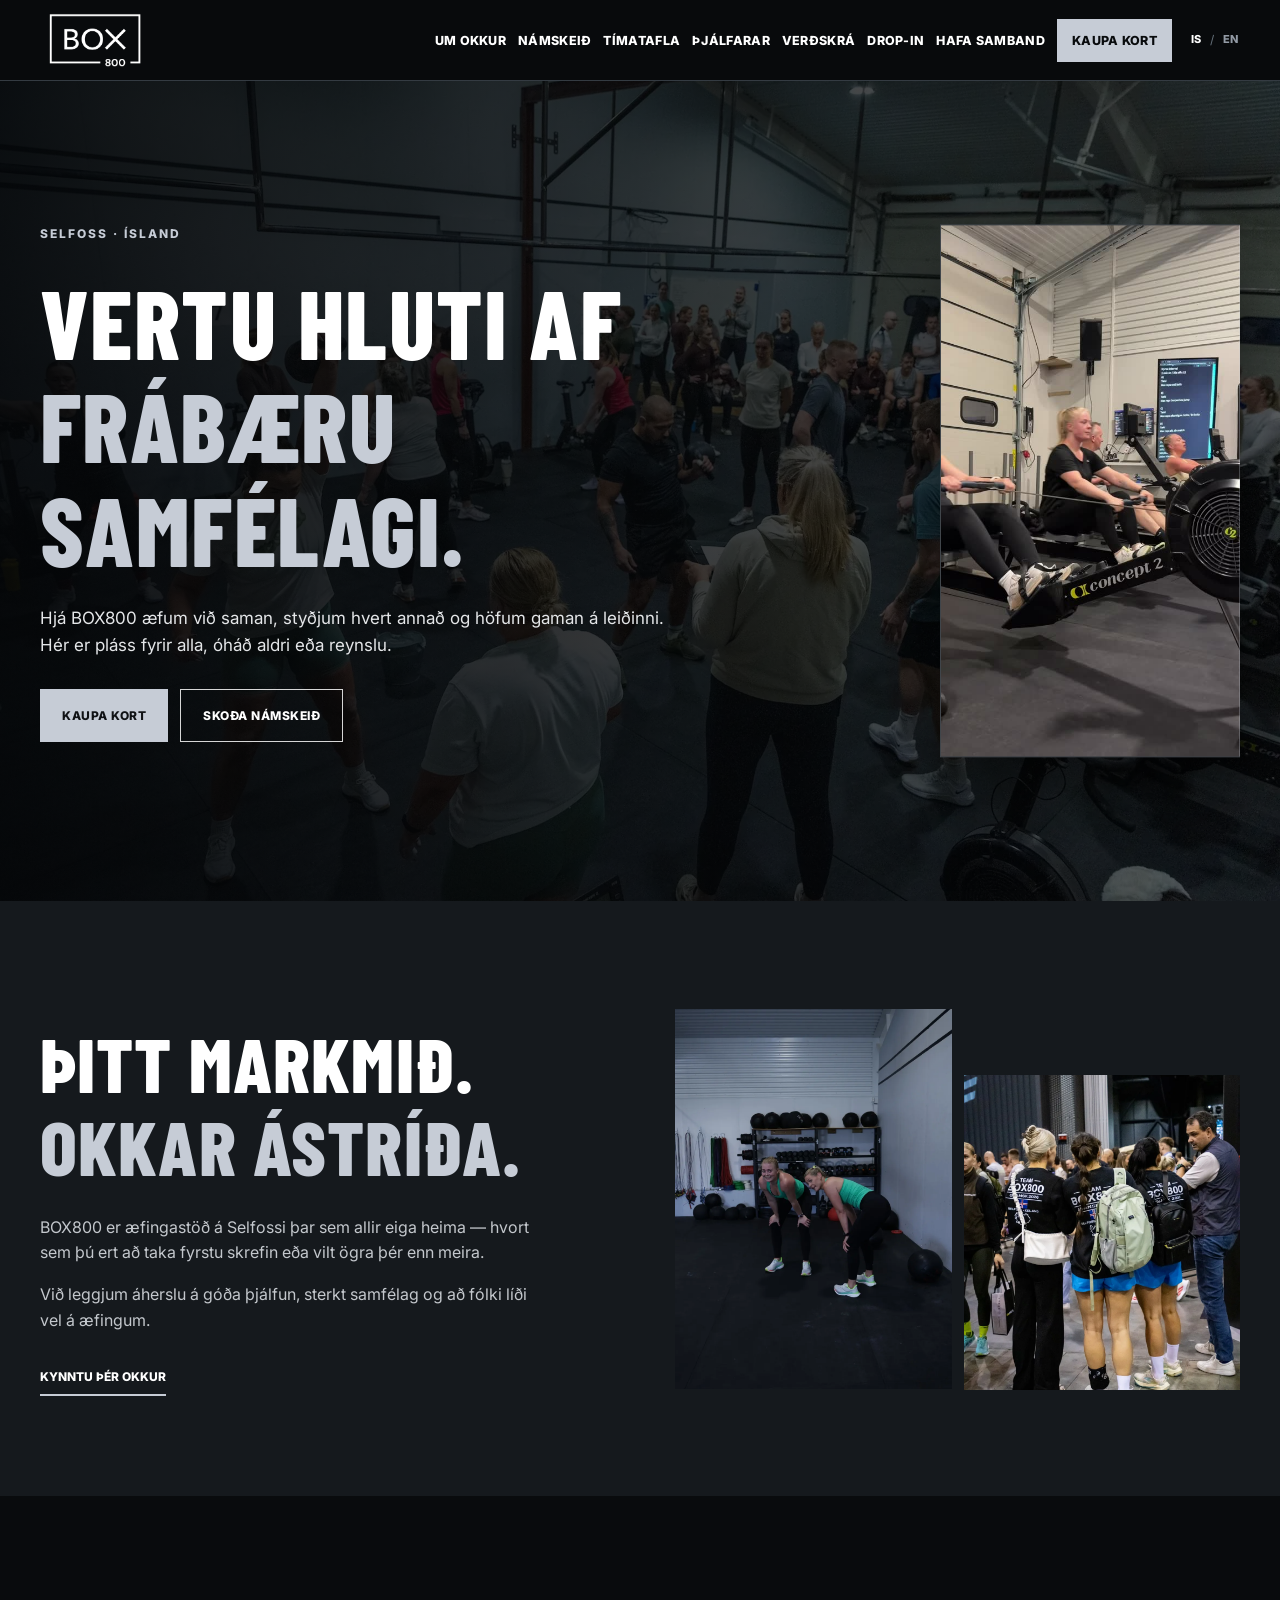
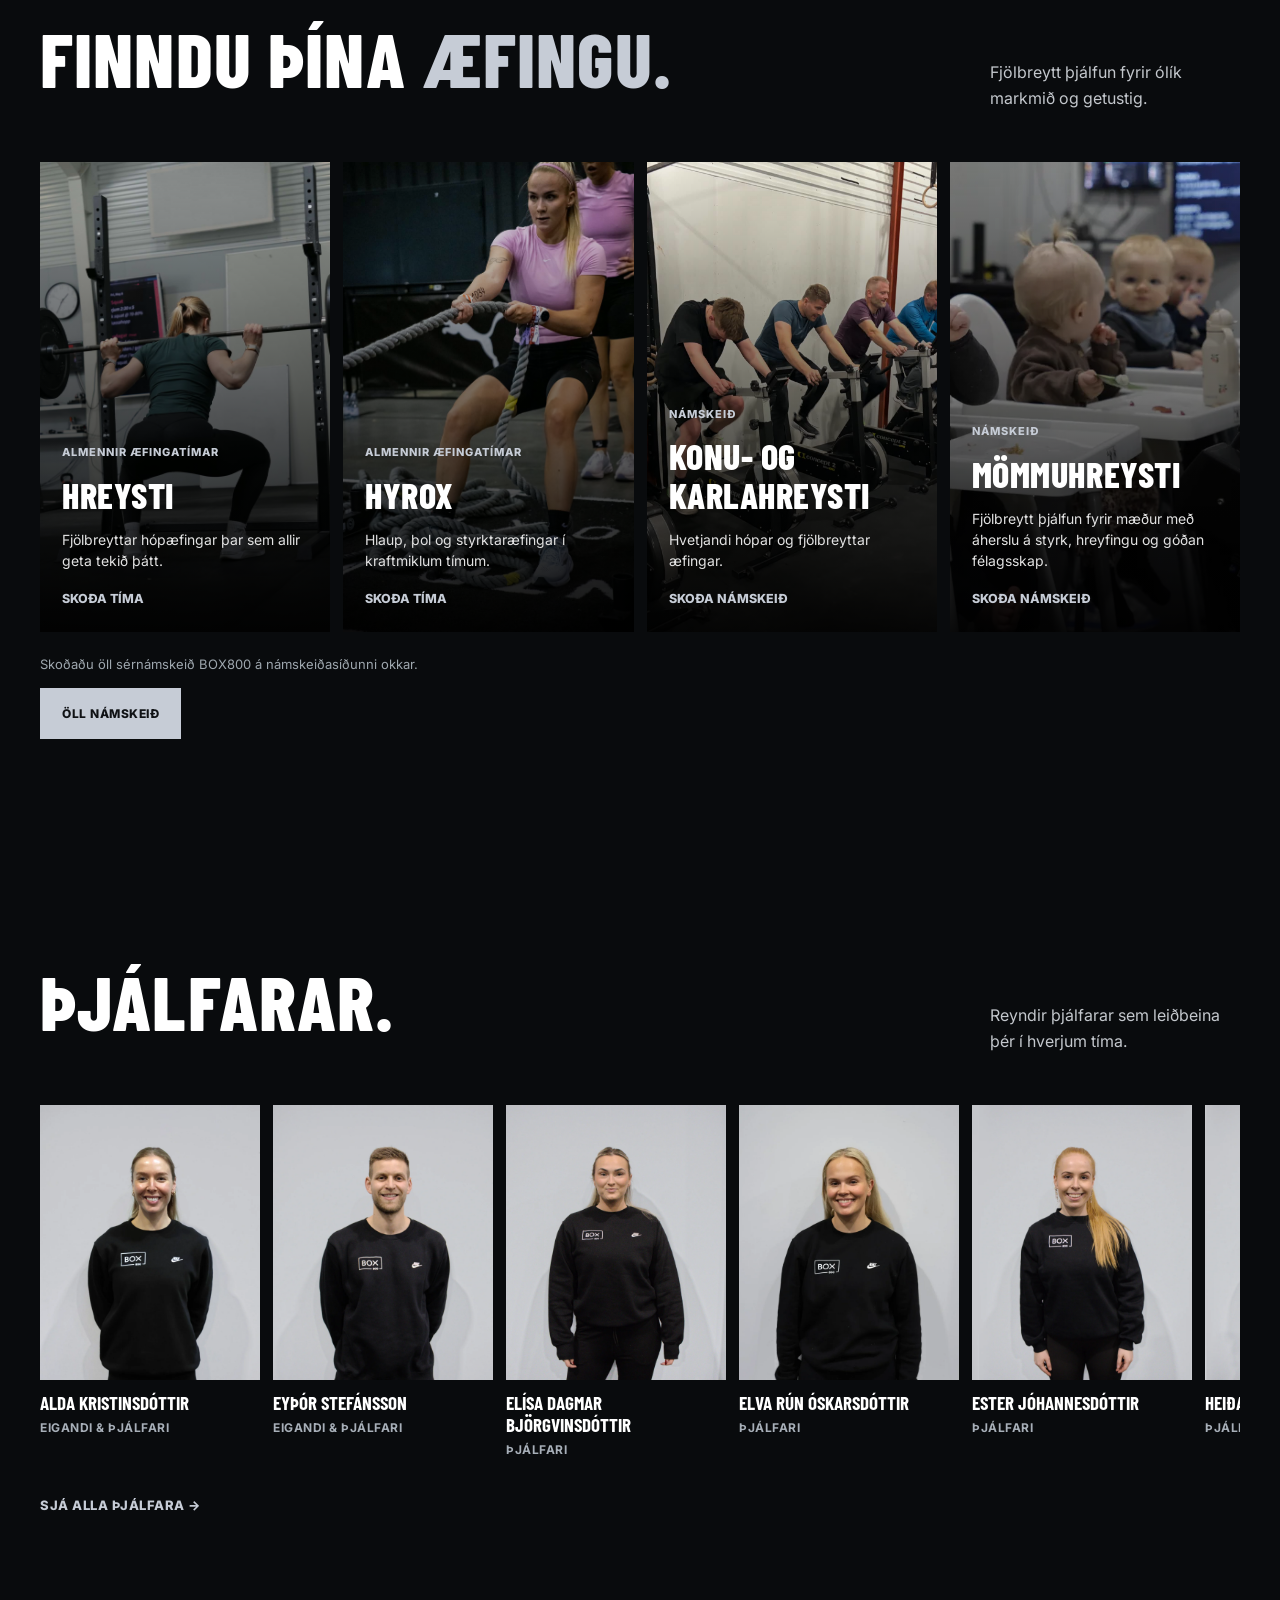
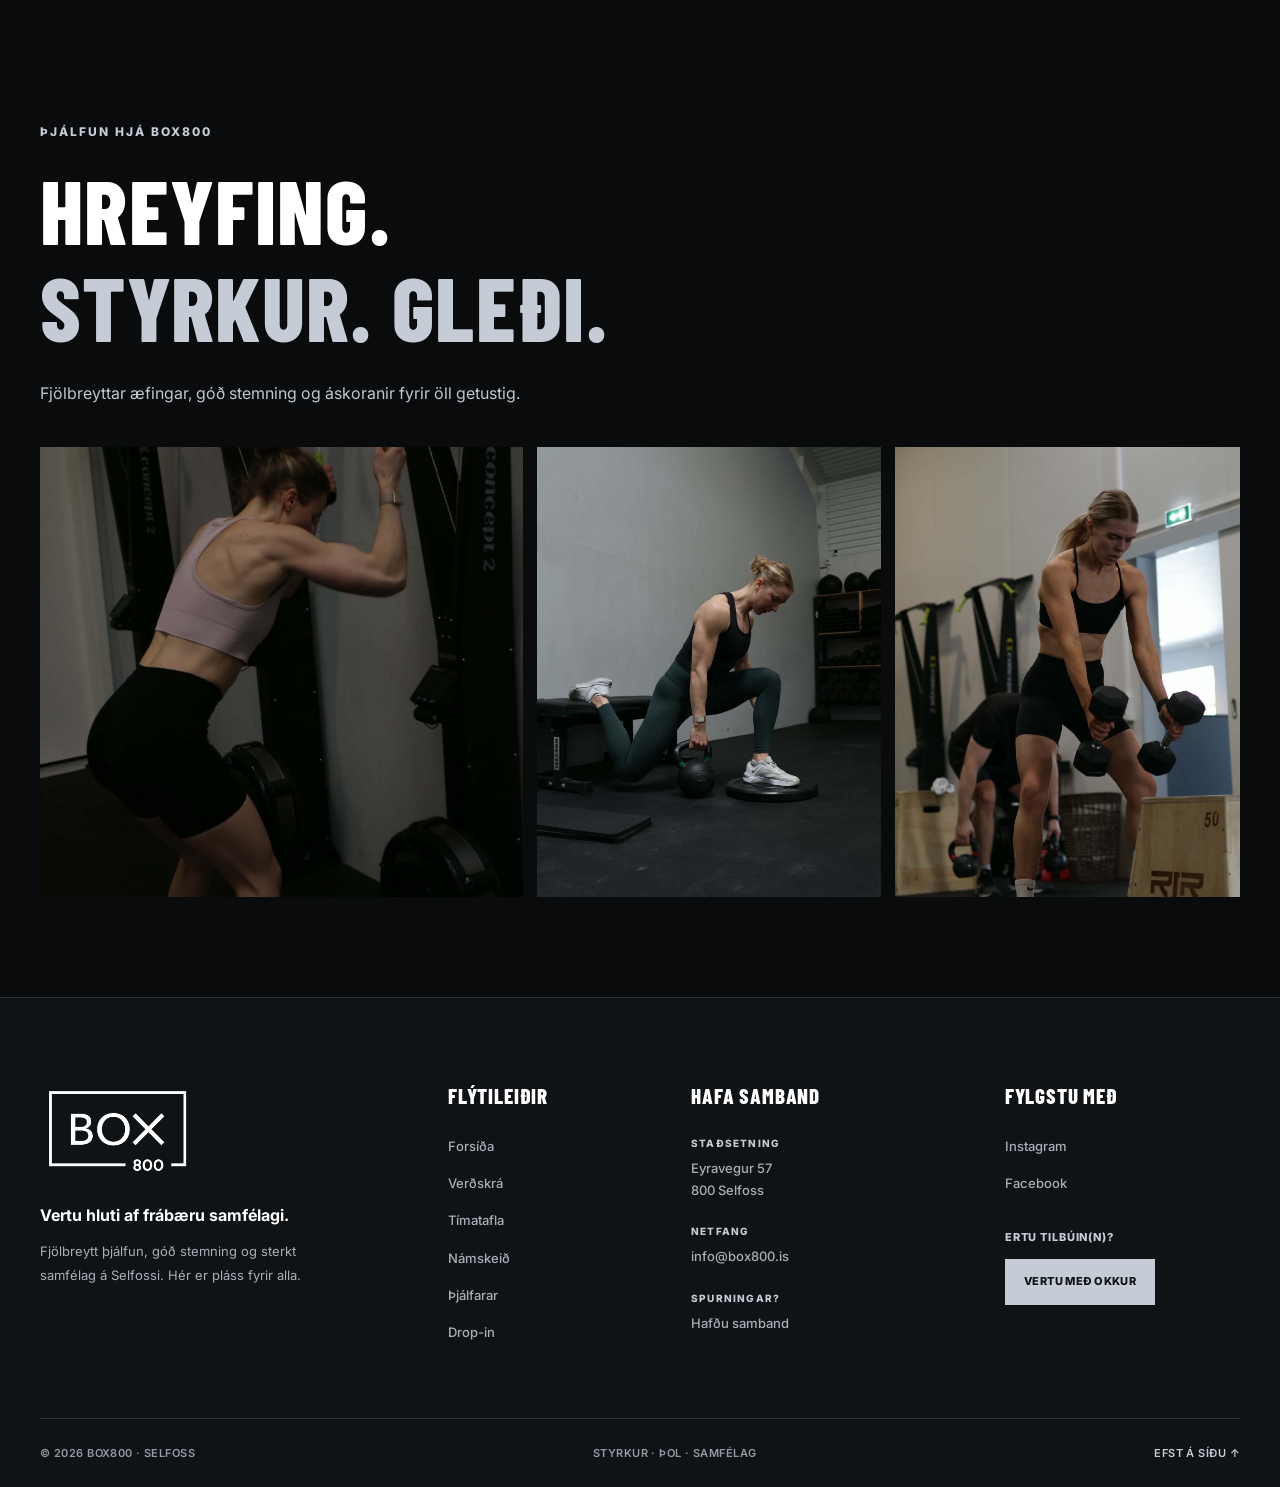
<file: index.html>
<!DOCTYPE html>
<html lang="is">

<head>
  <meta charset="UTF-8">
  <meta name="viewport" content="width=device-width, initial-scale=1.0">

  <meta
    name="description"
    content="BOX800 á Selfossi. Vertu hluti af frábæru samfélagi — fjölbreyttar æfingar fyrir öll getustig."
  >

  <title>BOX800 | Vertu hluti af frábæru samfélagi</title>

  <!-- FAVICON -->
  <link rel="icon" type="image/png" sizes="32x32" href="images/favicon-32.png">
  <link rel="icon" type="image/png" sizes="512x512" href="images/favicon-512.png">
  <link rel="apple-touch-icon" href="images/apple-touch-icon.png">
  <meta name="theme-color" content="#090b0d">

  <!-- DEILING Á SAMFÉLAGSMIÐLUM -->
  <link rel="canonical" href="https://www.box800.is/">
  <meta property="og:type" content="website">
  <meta property="og:site_name" content="BOX800">
  <meta property="og:locale" content="is_IS">
  <meta property="og:title" content="BOX800 | Vertu hluti af frábæru samfélagi">
  <meta property="og:description" content="BOX800 á Selfossi. Vertu hluti af frábæru samfélagi — fjölbreyttar æfingar fyrir öll getustig.">
  <meta property="og:url" content="https://www.box800.is/">
  <meta property="og:image" content="https://www.box800.is/images/og-mynd.jpg">
  <meta property="og:image:width" content="1200">
  <meta property="og:image:height" content="630">
  <meta property="og:image:alt" content="Iðkendur á æfingu hjá BOX800 á Selfossi">
  <meta name="twitter:card" content="summary_large_image">

  <!-- LETURGERÐIR -->
  <link rel="preconnect" href="https://fonts.googleapis.com">
  <link rel="preconnect" href="https://fonts.gstatic.com" crossorigin>

  <link
    href="https://fonts.googleapis.com/css2?family=Barlow+Condensed:wght@600;700;800;900&family=Inter:wght@400;500;600;700;800&display=swap"
    rel="stylesheet"
  >

  <!-- CSS -->
  <link rel="stylesheet" href="style.css">
  <link rel="stylesheet" href="header.css">
  <link rel="stylesheet" href="footer.css">
  <link rel="stylesheet" href="forsida.css">
  <link rel="stylesheet" href="halloween.css">
  <script src="halloween.js"></script>

  <!-- JAVASCRIPT -->
<script src="translations.js" defer></script>
<script src="language.js" defer></script>
<script src="header.js" defer></script>
<script src="footer.js" defer></script>
<script src="forsida.js" defer></script>

</head>

<body>

  <!-- SAMEIGINLEG VALMYND -->
  <header id="box800-header"></header>

  <main>

    <!-- =====================================
         FORSÍÐUMYND
    ====================================== -->

    <section class="hero" aria-labelledby="hero-title">

      <div class="hero-photo" aria-hidden="true">
        <video
          class="hero-video"
          data-media="(max-width: 760px) and (orientation: portrait)"
          data-src="images/forsida-myndband.mp4"
          poster="images/forsida-myndband.jpg"
          muted
          loop
          playsinline
          preload="none"
        ></video>
      </div>

      <div class="container hero-content">

        <span class="eyebrow">
          SELFOSS · ÍSLAND
        </span>

        <h1 id="hero-title">
          <span class="h1-l1">VERTU HLUTI AF</span><br>
          <em>FRÁBÆRU<br>SAMFÉLAGI.</em>
        </h1>

        <p>
          Hjá BOX800 æfum við saman, styðjum hvert annað
          og höfum gaman á leiðinni. Hér er pláss fyrir
          alla, óháð aldri eða reynslu.
        </p>

        <div class="hero-actions">

          <a
            class="btn btn-primary"
            href="https://www.abler.io/shop/box800"
          >
            KAUPA KORT
          </a>

          <a
            class="btn btn-outline"
            href="namskeid.html"
          >
            SKOÐA NÁMSKEIÐ
          </a>

        </div>

      </div>

      <!-- Lóðrétt myndband sem spjald á tölvu -->
      <div class="hero-reel" aria-hidden="true">
        <video
          class="hero-video hero-reel-video"
          data-media="(min-width: 980px)"
          data-src="images/forsida-myndband.mp4"
          poster="images/forsida-myndband.jpg"
          muted
          loop
          playsinline
          preload="none"
        ></video>
      </div>

      <div class="hero-scroll container"></div>

    </section>


    <!-- =====================================
         01 / UM OKKUR
    ====================================== -->

    <section class="section about" id="um-okkur">

      <div class="container about-grid">

        <div class="about-copy">

          <h2>
            ÞITT MARKMIÐ.<br>
            <span>OKKAR ÁSTRÍÐA.</span>
          </h2>

          <p>
            BOX800 er æfingastöð á Selfossi þar sem allir
            eiga heima — hvort sem þú ert að taka fyrstu
            skrefin eða vilt ögra þér enn meira.
          </p>

          <p>
            Við leggjum áherslu á góða þjálfun,
            sterkt samfélag og að fólki líði vel
            á æfingum.
          </p>

          <a
            class="text-link"
            href="um-okkur.html"
          >
            KYNNTU ÞÉR OKKUR
          </a>

        </div>

        <div class="about-photos">

          <img
            src="images/friends.webp"
            alt="Iðkendur hjá BOX800"
            loading="lazy"
          >

          <img
            src="images/team.webp"
            alt="BOX800 samfélagið"
            loading="lazy"
          >

        </div>

      </div>

    </section>


    <!-- =====================================
         02 / ÆFINGAR OG NÁMSKEIÐ
    ====================================== -->

    <section
      class="section programs"
      id="namskeid"
    >

      <div class="container">

        <div class="section-heading">

          <div>

            <h2>
              FINNDU ÞÍNA
              <span>ÆFINGU.</span>
            </h2>

          </div>

          <p>
            Fjölbreytt þjálfun fyrir ólík markmið
            og getustig.
          </p>

        </div>


        <div class="program-grid">

          <!-- HREYSTI -->
          <article class="program-card">

            <img
              src="images/backsquat.jpeg"
              alt="Styrktaræfing hjá BOX800"
              loading="lazy"
            >

            <div class="program-shade"></div>

            <div class="program-content">

              <span>
                ALMENNIR ÆFINGATÍMAR
              </span>

              <h3>HREYSTI</h3>

              <p>
                Fjölbreyttar hópæfingar þar sem allir
                geta tekið þátt.
              </p>

              <a href="timatafla.html">
                SKOÐA TÍMA
              </a>

            </div>

          </article>


          <!-- HYROX -->
          <article class="program-card program-card-hyrox">

            <img
              src="images/sledpull.jpeg"
              alt="Sled pull æfing hjá BOX800"
              loading="lazy"
            >

            <div class="program-shade"></div>

            <div class="program-content">

              <span>
                ALMENNIR ÆFINGATÍMAR
              </span>

              <h3>HYROX</h3>

              <p>
                Hlaup, þol og styrktaræfingar
                í kraftmiklum tímum.
              </p>

              <a href="timatafla.html">
                SKOÐA TÍMA
              </a>

            </div>

          </article>


          <!-- KONU- OG KARLAHREYSTI -->
          <article class="program-card">

            <img
              src="images/karlahreysti.jpeg"
              alt="Karlahreysti hjá BOX800"
              loading="lazy"
            >

            <div class="program-shade"></div>

            <div class="program-content">

              <span>
                NÁMSKEIÐ
              </span>

              <h3>
                KONU- OG<br>
                KARLAHREYSTI
              </h3>

              <p>
                Hvetjandi hópar og fjölbreyttar æfingar.
              </p>

              <a href="namskeid.html">
                SKOÐA NÁMSKEIÐ
              </a>

            </div>

          </article>


          <!-- MÖMMUHREYSTI -->
          <article class="program-card">

            <img
              src="images/mommuhreysti.webp"
              alt="Mömmuhreysti hjá BOX800"
              loading="lazy"
            >

            <div class="program-shade"></div>

            <div class="program-content">

              <span>
                NÁMSKEIÐ
              </span>

              <h3>MÖMMUHREYSTI</h3>

              <p>
                Fjölbreytt þjálfun fyrir mæður
                með áherslu á styrk, hreyfingu
                og góðan félagsskap.
              </p>

              <a href="namskeid.html#mommuhreysti">
                SKOÐA NÁMSKEIÐ
              </a>

            </div>

          </article>

        </div>


        <p class="edit-note">
          Skoðaðu öll sérnámskeið BOX800 á
          námskeiðasíðunni okkar.
        </p>

        <a
          class="btn btn-primary"
          href="namskeid.html"
        >
          ÖLL NÁMSKEIÐ
        </a>

      </div>

    </section>


    <!-- =====================================
         ÞJÁLFARAR
    ====================================== -->

    <section class="section coaches-strip" aria-labelledby="coaches-title">

      <div class="container">

        <div class="section-heading">
          <div>
            <h2 id="coaches-title">
              ÞJÁLFARAR.
            </h2>
          </div>
          <p>
            Reyndir þjálfarar sem leiðbeina þér
            í hverjum tíma.
          </p>
        </div>

        <div class="coach-row" tabindex="0" aria-label="Þjálfarar BOX800">
          <a class="coach-chip" href="thjalfarar.html">
            <img src="images/thjalfari-alda.webp" alt="" loading="lazy" width="1200" height="1500">
            <span class="coach-chip-name">Alda Kristinsdóttir</span>
            <span class="coach-chip-role">EIGANDI &amp; ÞJÁLFARI</span>
          </a>
          <a class="coach-chip" href="thjalfarar.html">
            <img src="images/thjalfari-eythor.webp" alt="" loading="lazy" width="1200" height="1500">
            <span class="coach-chip-name">Eyþór Stefánsson</span>
            <span class="coach-chip-role">EIGANDI &amp; ÞJÁLFARI</span>
          </a>
          <a class="coach-chip" href="thjalfarar.html">
            <img src="images/thjalfari-elisa.webp" alt="" loading="lazy" width="1200" height="1500">
            <span class="coach-chip-name">Elísa Dagmar Björgvinsdóttir</span>
            <span class="coach-chip-role">Þjálfari</span>
          </a>
          <a class="coach-chip" href="thjalfarar.html">
            <img src="images/thjalfari-elva-3.webp" alt="" loading="lazy" width="1200" height="1500">
            <span class="coach-chip-name">Elva Rún Óskarsdóttir</span>
            <span class="coach-chip-role">Þjálfari</span>
          </a>
          <a class="coach-chip" href="thjalfarar.html">
            <img src="images/thjalfari-ester.webp" alt="" loading="lazy" width="1200" height="1500">
            <span class="coach-chip-name">Ester Jóhannesdóttir</span>
            <span class="coach-chip-role">Þjálfari</span>
          </a>
          <a class="coach-chip" href="thjalfarar.html">
            <img src="images/thjalfari-heidar.webp" alt="" loading="lazy" width="1200" height="1500">
            <span class="coach-chip-name">Heiðar Pétur Halldórsson</span>
            <span class="coach-chip-role">Þjálfari</span>
          </a>
          <a class="coach-chip" href="thjalfarar.html">
            <img src="images/thjalfari-valdi.webp" alt="" loading="lazy" width="1200" height="1500">
            <span class="coach-chip-name">Hermann Valdi Valbjörnsson</span>
            <span class="coach-chip-role">Þjálfari</span>
          </a>
          <a class="coach-chip" href="thjalfarar.html">
            <img src="images/thjalfari-hjordis.webp" alt="" loading="lazy" width="1200" height="1500">
            <span class="coach-chip-name">Hjördís Björg Viðjudóttir</span>
            <span class="coach-chip-role">Þjálfari</span>
          </a>
          <a class="coach-chip" href="thjalfarar.html">
            <img src="images/thjalfari-johanna.webp" alt="" loading="lazy" width="1200" height="1500">
            <span class="coach-chip-name">Jóhanna Kristín Elfarsdóttir</span>
            <span class="coach-chip-role">Þjálfari</span>
          </a>
          <a class="coach-chip" href="thjalfarar.html">
            <img src="images/valdis.jpg" alt="" loading="lazy" width="1200" height="1500">
            <span class="coach-chip-name">Valdís Bjarnadóttir</span>
            <span class="coach-chip-role">Þjálfari</span>
          </a>
          <a class="coach-chip" href="thjalfarar.html">
            <img src="images/thjalfari-valla.webp" alt="" loading="lazy" width="1200" height="1500">
            <span class="coach-chip-name">Valgerður Jónsdóttir</span>
            <span class="coach-chip-role">Þjálfari</span>
          </a>
        </div>

        <a class="coach-all" href="thjalfarar.html">Sjá alla þjálfara →</a>

      </div>

    </section>


    <!-- =====================================
         MYNDASAFN
    ====================================== -->

    <section class="section training-gallery">

      <div class="container">

        <div class="gallery-heading">

          <span class="kicker">
            ÞJÁLFUN HJÁ BOX800
          </span>

          <h2>
            HREYFING.<br>
            <span>STYRKUR. GLEÐI.</span>
          </h2>

          <p>
            Fjölbreyttar æfingar, góð stemning
            og áskoranir fyrir öll getustig.
          </p>

        </div>


        <div class="training-gallery-grid">

          <div class="gallery-photo gallery-photo-large">

            <img
              src="images/skierg.jpeg"
              alt="SkiErg æfing hjá BOX800"
              loading="lazy"
            >

          </div>

          <div class="gallery-photo">

            <img
              src="images/splitsquat.jpeg"
              alt="Split squat styrktaræfing hjá BOX800"
              loading="lazy"
            >

          </div>

          <div class="gallery-photo">

            <img
              src="images/clean.jpeg"
              alt="Clean æfing hjá BOX800"
              loading="lazy"
            >

          </div>

        </div>

      </div>

    </section>

  </main>


  <!-- SAMEIGINLEGUR FOOTER -->
  <footer id="box800-footer"></footer>

</body>
</html>
</file>
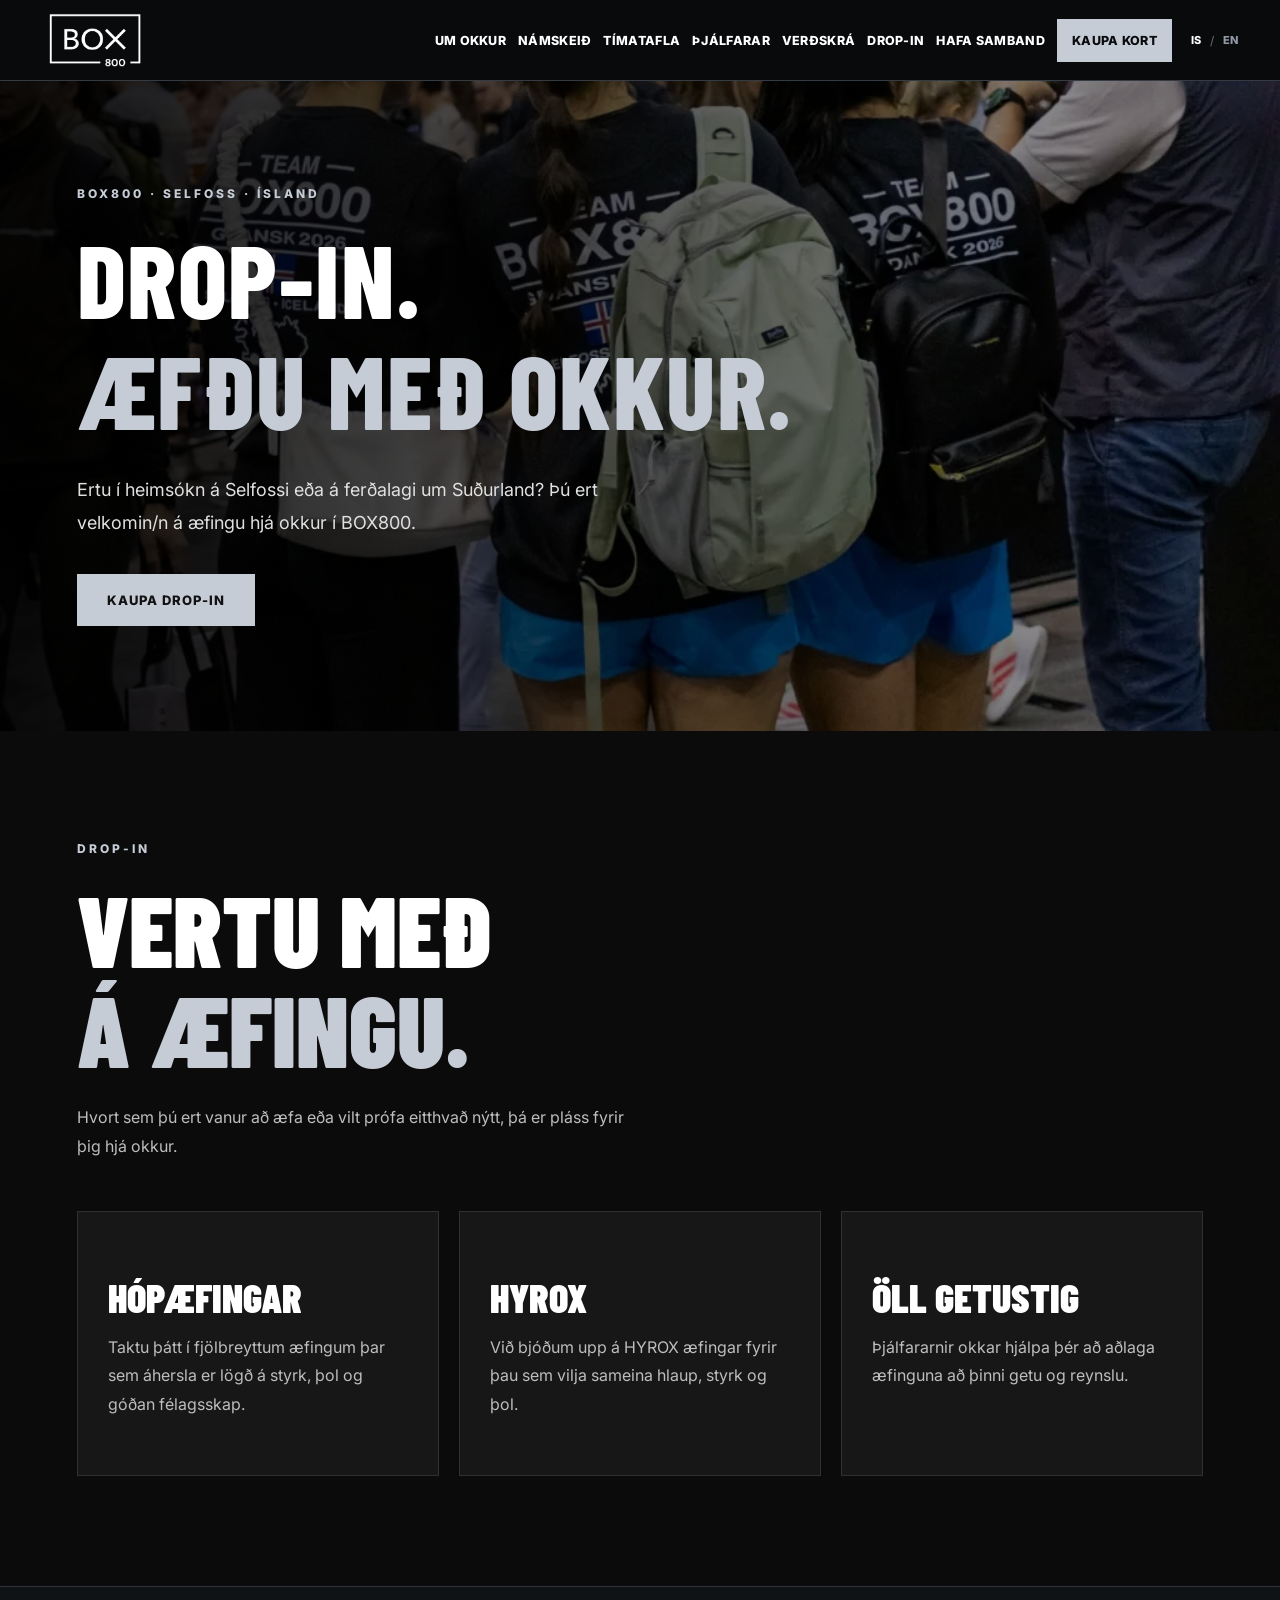
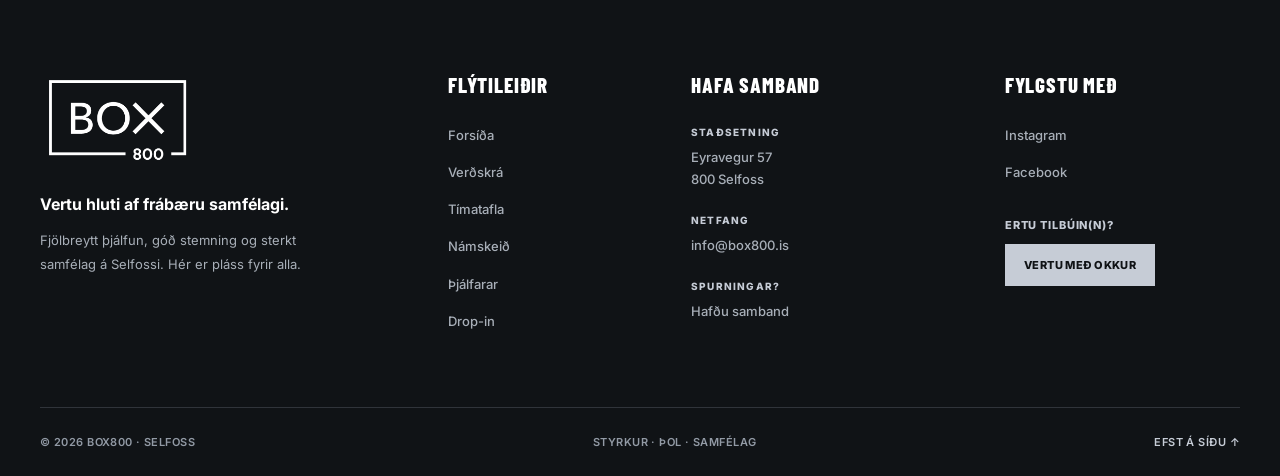
<file: dropin.html>
<!DOCTYPE html>
<html lang="is">

<head>
  <meta charset="UTF-8">
  <meta
    name="viewport"
    content="width=device-width, initial-scale=1.0"
  >

  <meta
    name="description"
    content="Ertu í heimsókn á Selfossi? Komdu í staka æfingu hjá BOX800."
  >

  <title>Drop-in | BOX800</title>

  <!-- FAVICON -->
  <link rel="icon" type="image/png" sizes="32x32" href="images/favicon-32.png">
  <link rel="icon" type="image/png" sizes="512x512" href="images/favicon-512.png">
  <link rel="apple-touch-icon" href="images/apple-touch-icon.png">
  <meta name="theme-color" content="#090b0d">

  <!-- DEILING Á SAMFÉLAGSMIÐLUM -->
  <link rel="canonical" href="https://www.box800.is/dropin.html">
  <meta property="og:type" content="website">
  <meta property="og:site_name" content="BOX800">
  <meta property="og:locale" content="is_IS">
  <meta property="og:title" content="Drop-in | BOX800">
  <meta property="og:description" content="Ertu í heimsókn á Selfossi? Komdu í staka æfingu hjá BOX800.">
  <meta property="og:url" content="https://www.box800.is/dropin.html">
  <meta property="og:image" content="https://www.box800.is/images/og-mynd.jpg">
  <meta property="og:image:width" content="1200">
  <meta property="og:image:height" content="630">
  <meta property="og:image:alt" content="Iðkendur á æfingu hjá BOX800 á Selfossi">
  <meta name="twitter:card" content="summary_large_image">

  <!-- LETURGERÐIR -->
  <link
    rel="preconnect"
    href="https://fonts.googleapis.com"
  >

  <link
    rel="preconnect"
    href="https://fonts.gstatic.com"
    crossorigin
  >

  <link
    href="https://fonts.googleapis.com/css2?family=Barlow+Condensed:wght@600;700;800;900&family=Inter:wght@400;500;600;700;800&display=swap"
    rel="stylesheet"
  >

  <!-- CSS -->
  <link rel="stylesheet" href="dropin.css">
  <link rel="stylesheet" href="header.css">
  <link rel="stylesheet" href="footer.css">
  <link rel="stylesheet" href="halloween.css">
  <script src="halloween.js"></script>

  <!-- JAVASCRIPT -->
  <script src="translations.js" defer></script>
  <script src="language.js" defer></script>
  <script src="header.js" defer></script>
  <script src="footer.js" defer></script>

</head>

<body>

  <!-- SAMEIGINLEG VALMYND -->
  <header id="box800-header"></header>

  <main>

    <!-- =====================================
         DROP-IN / KYNNING
    ====================================== -->

    <section class="dropin-hero">

      <div class="hero-content">

        <span class="eyebrow">
          BOX800 · SELFOSS · ÍSLAND
        </span>

        <h1>
          DROP-IN.<br>
          <span>ÆFÐU MEÐ OKKUR.</span>
        </h1>

        <p>
          Ertu í heimsókn á Selfossi eða á ferðalagi
          um Suðurland? Þú ert velkomin/n á æfingu
          hjá okkur í BOX800.
        </p>

        <a
          href="https://www.abler.io/shop/box800?program=Q2x1YlNlcnZpY2U6Njk5NzM="
          class="dropin-btn"
        >
          KAUPA DROP-IN
        </a>

      </div>

    </section>

    <!-- =====================================
         DROP-IN UPPLÝSINGAR
    ====================================== -->

    <section class="dropin-section" id="upplysingar">

      <div class="section-heading">

        <span class="eyebrow">
          DROP-IN
        </span>

        <h2>
          VERTU MEÐ<br>
          <span>Á ÆFINGU.</span>
        </h2>

        <p>
          Hvort sem þú ert vanur að æfa eða vilt
          prófa eitthvað nýtt, þá er pláss fyrir
          þig hjá okkur.
        </p>

      </div>

      <div class="dropin-grid">

        <!-- HÓPÆFINGAR -->
        <article class="info-card">

          <h3>HÓPÆFINGAR</h3>

          <p>
            Taktu þátt í fjölbreyttum æfingum
            þar sem áhersla er lögð á styrk,
            þol og góðan félagsskap.
          </p>

        </article>

        <!-- HYROX -->
        <article class="info-card">

          <h3>HYROX</h3>

          <p>
            Við bjóðum upp á HYROX æfingar
            fyrir þau sem vilja sameina
            hlaup, styrk og þol.
          </p>

        </article>

        <!-- ÖLL GETUSTIG -->
        <article class="info-card">

          <h3>ÖLL GETUSTIG</h3>

          <p>
            Þjálfararnir okkar hjálpa þér
            að aðlaga æfinguna að þinni getu
            og reynslu.
          </p>

        </article>

      </div>

    </section>

  </main>

  <!-- SAMEIGINLEGUR FOOTER -->
  <footer id="box800-footer"></footer>

</body>
</html>
</file>
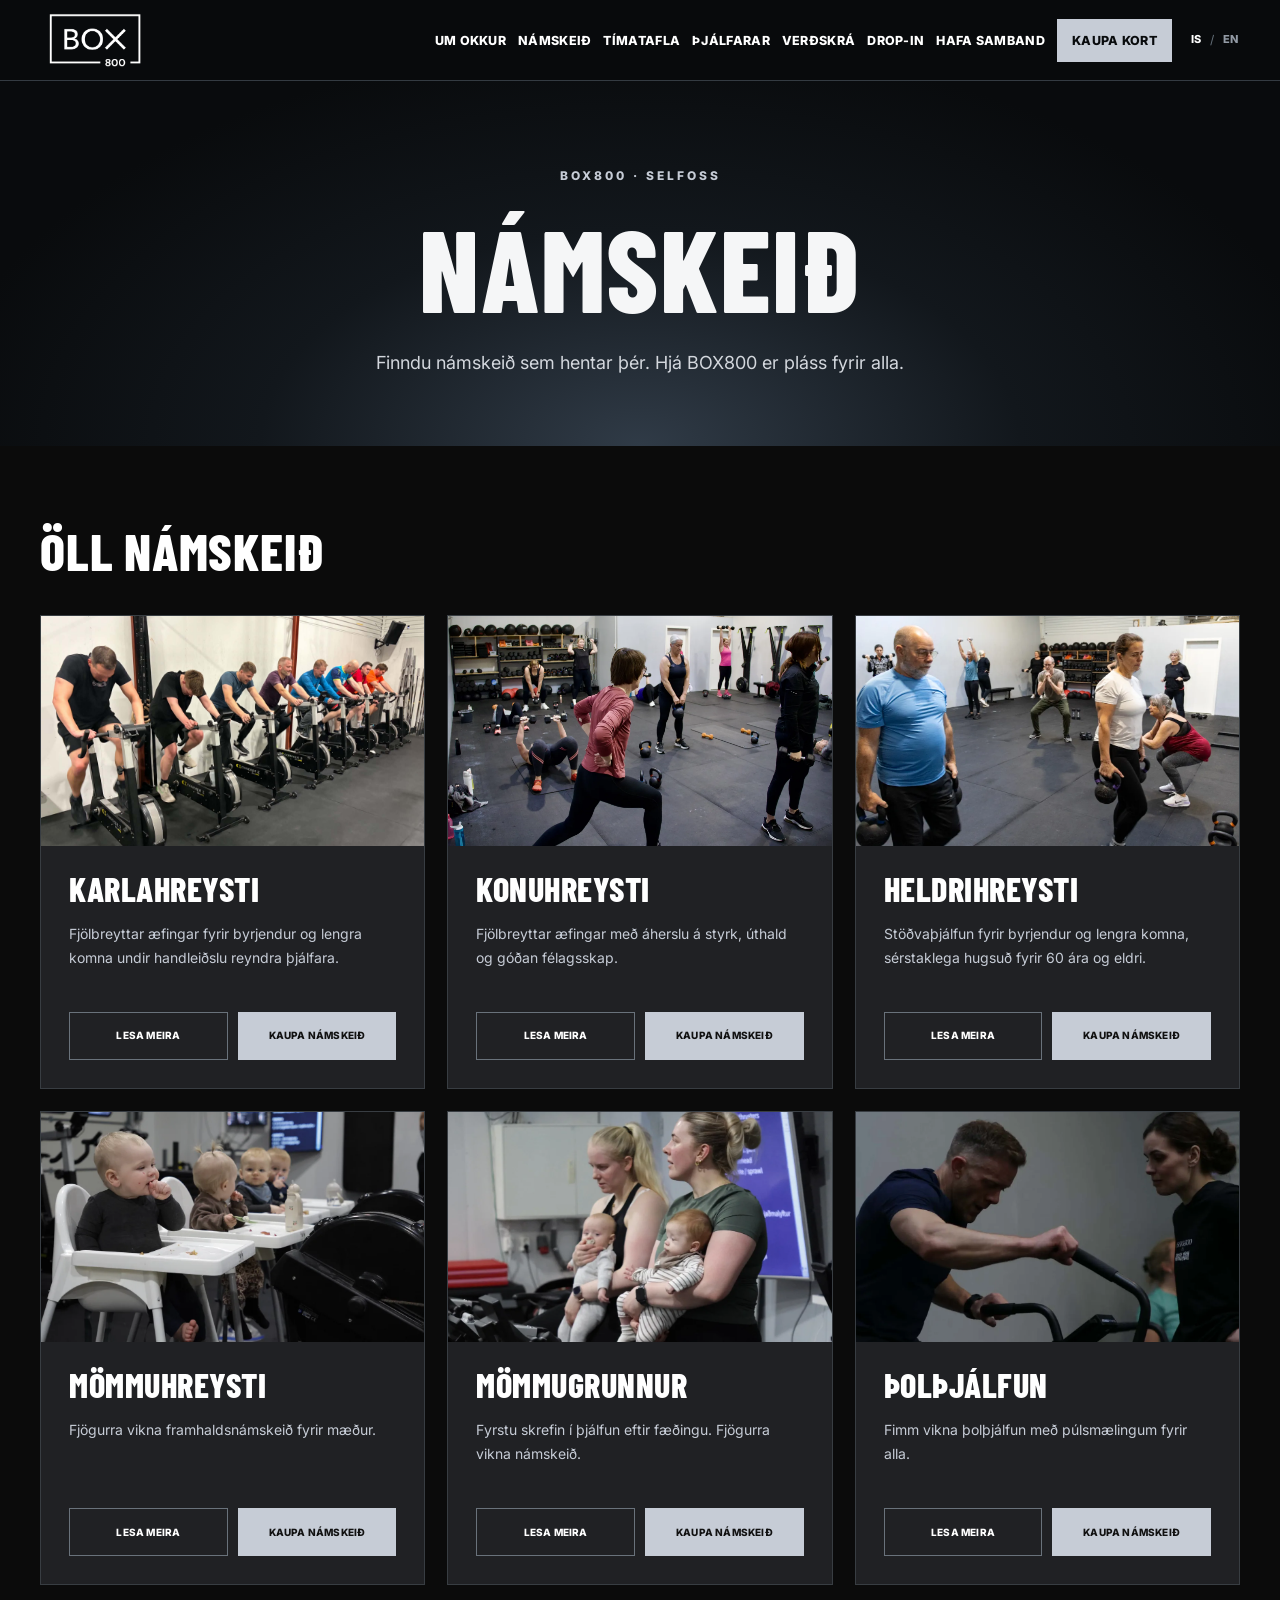
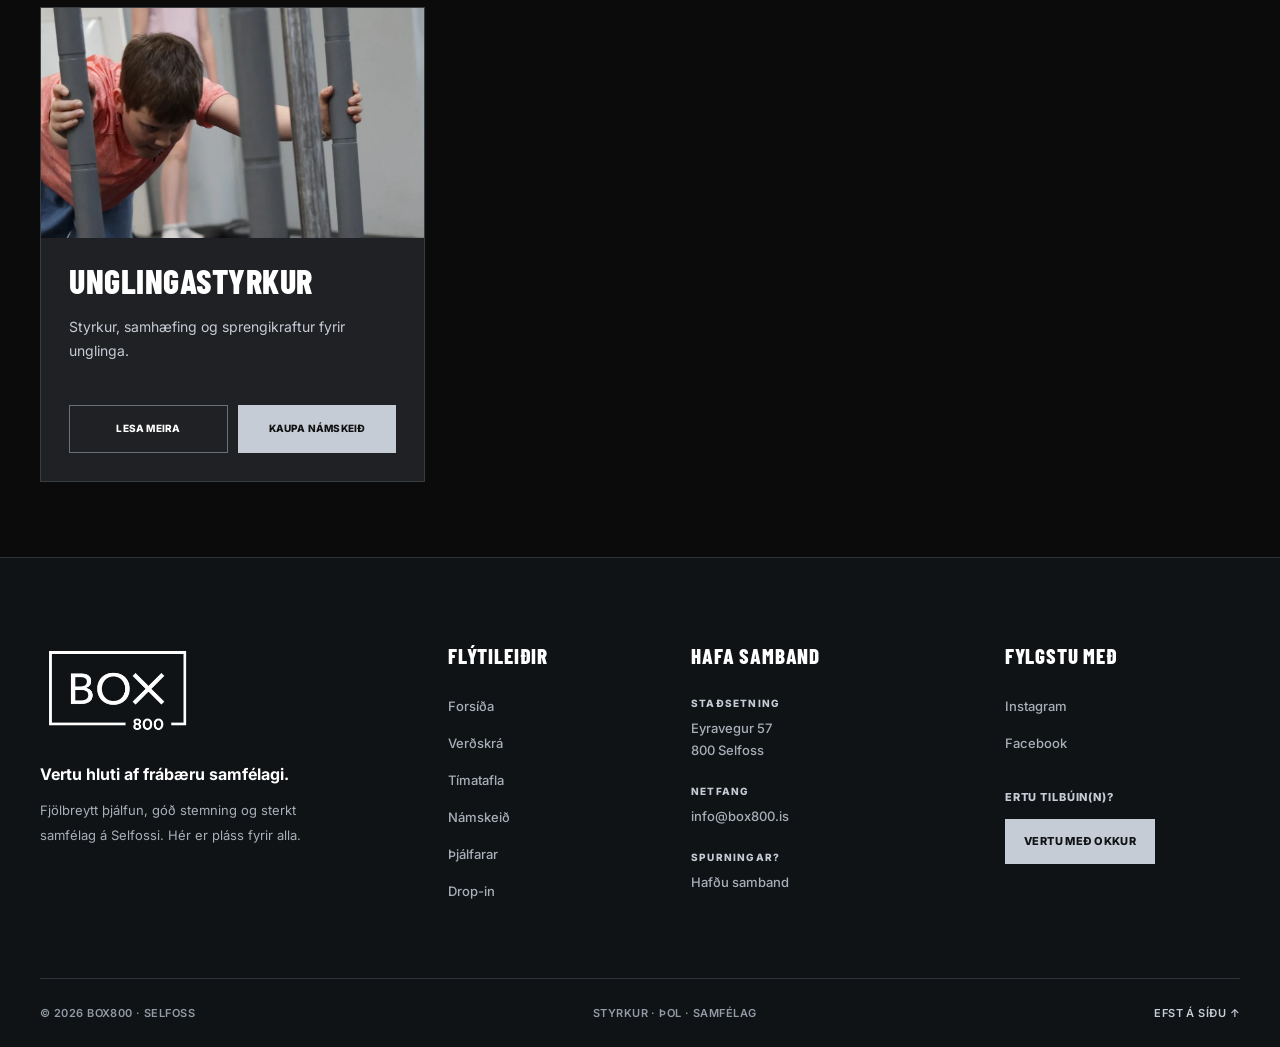
<file: namskeid.html>
<!DOCTYPE html>
<html lang="is">

<head>
  <meta charset="UTF-8">
  <meta name="viewport" content="width=device-width, initial-scale=1.0">

  <meta
    name="description"
    content="Skoðaðu námskeið BOX800 á Selfossi. Fjölbreytt þjálfun fyrir öll getustig."
  >

  <title>Námskeið | BOX800</title>

  <!-- FAVICON -->
  <link rel="icon" type="image/png" sizes="32x32" href="images/favicon-32.png">
  <link rel="icon" type="image/png" sizes="512x512" href="images/favicon-512.png">
  <link rel="apple-touch-icon" href="images/apple-touch-icon.png">
  <meta name="theme-color" content="#090b0d">

  <!-- DEILING Á SAMFÉLAGSMIÐLUM -->
  <link rel="canonical" href="https://www.box800.is/namskeid.html">
  <meta property="og:type" content="website">
  <meta property="og:site_name" content="BOX800">
  <meta property="og:locale" content="is_IS">
  <meta property="og:title" content="Námskeið | BOX800">
  <meta property="og:description" content="Skoðaðu námskeið BOX800 á Selfossi. Fjölbreytt þjálfun fyrir öll getustig.">
  <meta property="og:url" content="https://www.box800.is/namskeid.html">
  <meta property="og:image" content="https://www.box800.is/images/og-mynd.jpg">
  <meta property="og:image:width" content="1200">
  <meta property="og:image:height" content="630">
  <meta property="og:image:alt" content="Iðkendur á æfingu hjá BOX800 á Selfossi">
  <meta name="twitter:card" content="summary_large_image">

  <!-- LETURGERÐIR -->
  <link rel="preconnect" href="https://fonts.googleapis.com">
  <link rel="preconnect" href="https://fonts.gstatic.com" crossorigin>

  <link
    href="https://fonts.googleapis.com/css2?family=Barlow+Condensed:wght@600;700;800;900&family=Inter:wght@400;500;600;700;800&display=swap"
    rel="stylesheet"
  >

  <!-- CSS -->
  <link rel="stylesheet" href="style.css">
  <link rel="stylesheet" href="namskeid.css">
  <link rel="stylesheet" href="header.css">
  <link rel="stylesheet" href="footer.css">
  <link rel="stylesheet" href="halloween.css">
  <script src="halloween.js"></script>

  <!-- JAVASCRIPT -->
  <script src="translations.js" defer></script>
  <script src="language.js" defer></script>
  <script src="header.js" defer></script>
  <script src="footer.js" defer></script>

</head>

<body>

  <header id="box800-header"></header>

  <main>

    <!-- KYNNING -->
    <section class="course-hero">

      <p class="course-eyebrow">BOX800 · SELFOSS</p>

      <h1>NÁMSKEIÐ</h1>

      <p class="course-intro">
        Finndu námskeið sem hentar þér.
        Hjá BOX800 er pláss fyrir alla.
      </p>

    </section>

    <!-- ÖLL NÁMSKEIÐ -->
    <section class="courses-section">

      <div class="courses-container">

        <h2>ÖLL NÁMSKEIÐ</h2>

        <div class="courses-grid">

          <!-- KARLAHREYSTI -->
          <article class="course-card" id="karlahreysti">

            <h3>KARLAHREYSTI</h3>

            <div class="course-image-wrap">
              <img
                src="images/karlahreysti.jpeg"
                alt="Karlahreysti hjá BOX800"
                loading="lazy"
              >
            </div>

            <div class="course-content">

              <p class="course-short">
                Fjölbreyttar æfingar fyrir byrjendur
                og lengra komna undir handleiðslu
                reyndra þjálfara.
              </p>

              <div class="course-actions">

                <button
                  class="course-read-btn"
                  type="button"
                  aria-expanded="false"
                  aria-controls="karlahreysti-info"
                >
                  LESA MEIRA
                </button>

                <a
                  class="course-buy-btn"
                  href="https://www.abler.io/shop/box800?program=Q2x1YlNlcnZpY2U6MTg4MzY="
                  target="_blank"
                  rel="noopener noreferrer"
                >
                  KAUPA NÁMSKEIÐ
                </a>

              </div>

              <div
                class="course-details-content"
                id="karlahreysti-info"
                hidden
              >

                <p>
                  Námskeiðið er tilvalið fyrir byrjendur
                  sem og lengra komna sem vilja æfa
                  skynsamlega undir handleiðslu
                  reyndra þjálfara.
                </p>

                <p>
                  Auðvelt er að aðlaga æfingarnar
                  og hver og einn getur unnið
                  á sínum hraða.
                </p>

                <p>
                  Lögð er áhersla á að auka styrk,
                  úthald, liðleika og jafnvægi.
                  Markmið námskeiðsins er að taka
                  góða æfingu í góðum félagsskap
                  og líða vel.
                </p>

                <h4>4 VIKNA NÁMSKEIÐ</h4>

                <ul>
                  <li>Mánudaga kl. 19:45–20:35</li>
                  <li>Miðvikudaga kl. 19:45–20:35</li>
                </ul>

                <p class="course-details-note">
                  Meðlimir hafa einnig aðgang
                  að opnum tímum stöðvarinnar.
                </p>

              </div>

            </div>

          </article>

          <!-- KONUHREYSTI -->
          <article class="course-card" id="konuhreysti">

            <h3>KONUHREYSTI</h3>

            <div class="course-image-wrap">
              <img
                src="images/konuhreysti.webp"
                alt="Konuhreysti hjá BOX800"
                loading="lazy"
              >
            </div>

            <div class="course-content">

              <p class="course-short">
                Fjölbreyttar æfingar með áherslu
                á styrk, úthald og góðan félagsskap.
              </p>

              <div class="course-actions">

                <button
                  class="course-read-btn"
                  type="button"
                  aria-expanded="false"
                  aria-controls="konuhreysti-info"
                >
                  LESA MEIRA
                </button>

                <a
                  class="course-buy-btn"
                  href="https://www.abler.io/shop/box800?program=Q2x1YlNlcnZpY2U6MTQ5NTg="
                  target="_blank"
                  rel="noopener noreferrer"
                >
                  KAUPA NÁMSKEIÐ
                </a>

              </div>

              <div
                class="course-details-content"
                id="konuhreysti-info"
                hidden
              >

                <p>
                  Námskeiðið er tilvalið fyrir byrjendur
                  sem og lengra komna sem vilja æfa
                  skynsamlega undir handleiðslu
                  reyndra þjálfara.
                </p>

                <p>
                  Auðvelt er að aðlaga æfingarnar
                  og hver og ein getur unnið
                  á sínum hraða.
                </p>

                <p>
                  Lögð er áhersla á að auka styrk,
                  úthald, liðleika og jafnvægi.
                  Markmið námskeiðsins er að taka
                  góða æfingu í góðum félagsskap
                  og líða vel.
                </p>

                <h4>4 VIKNA NÁMSKEIÐ</h4>

                <ul>
                  <li>Þriðjudaga kl. 16:30</li>
                  <li>Fimmtudaga kl. 16:30</li>
                </ul>

                <p class="course-details-note">
                  Meðlimir hafa einnig aðgang
                  að opnum tímum stöðvarinnar.
                </p>

              </div>

            </div>

          </article>

          <!-- HELDRIHREYSTI -->
          <article class="course-card" id="heldrihreysti">

            <h3>HELDRIHREYSTI</h3>

            <div class="course-image-wrap">
              <img
                src="images/heldrihreysti.webp"
                alt="Heldrihreysti hjá BOX800"
                loading="lazy"
              >
            </div>

            <div class="course-content">

              <p class="course-short">
                Stöðvaþjálfun fyrir byrjendur
                og lengra komna, sérstaklega
                hugsuð fyrir 60 ára og eldri.
              </p>

              <div class="course-actions">

                <button
                  class="course-read-btn"
                  type="button"
                  aria-expanded="false"
                  aria-controls="heldrihreysti-info"
                >
                  LESA MEIRA
                </button>

                <a
                  class="course-buy-btn"
                  href="https://www.abler.io/shop/box800?program=Q2x1YlNlcnZpY2U6NDY4Nzg="
                  target="_blank"
                  rel="noopener noreferrer"
                >
                  KAUPA NÁMSKEIÐ
                </a>

              </div>

              <div
                class="course-details-content"
                id="heldrihreysti-info"
                hidden
              >

                <p>
                  Heldrihreysti er stöðvaþjálfun
                  fyrir byrjendur sem og lengra komna.
                </p>

                <p>
                  Æfingarnar eru hugsaðar fyrir
                  60 ára og eldri, en engin krafa
                  er gerð um að hafa náð þeim aldri.
                </p>

                <p>
                  Gott utanumhald er í tímunum
                  og persónuleg og fagleg þjálfun.
                </p>

                <h4>TÍMASETNINGAR</h4>

                <ul>
                  <li>Þriðjudaga kl. 09:30–10:20</li>
                  <li>Fimmtudaga kl. 09:30–10:20</li>
                </ul>

              </div>

            </div>

          </article>

          <!-- MÖMMUHREYSTI -->
          <article class="course-card" id="mommuhreysti">

            <h3>MÖMMUHREYSTI</h3>

            <div class="course-image-wrap">
              <img
                src="images/mommuhreysti.webp"
                alt="Mömmuhreysti hjá BOX800"
                loading="lazy"
              >
            </div>

            <div class="course-content">

              <p class="course-short">
                Fjögurra vikna framhaldsnámskeið
                fyrir mæður.
              </p>

              <div class="course-actions">

                <button
                  class="course-read-btn"
                  type="button"
                  aria-expanded="false"
                  aria-controls="mommuhreysti-info"
                >
                  LESA MEIRA
                </button>

                <a
                  class="course-buy-btn"
                  href="https://www.abler.io/shop/box800?program=Q2x1YlNlcnZpY2U6MTY3MjE="
                  target="_blank"
                  rel="noopener noreferrer"
                >
                  KAUPA NÁMSKEIÐ
                </a>

              </div>

              <div
                class="course-details-content"
                id="mommuhreysti-info"
                hidden
              >

                <p>
                  Fjögurra vikna framhaldsnámskeið
                  af Mömmugrunni eða öðrum grunni
                  sem mömmur búa yfir.
                </p>

                <h4>TÍMASETNINGAR</h4>

                <ul>
                  <li>
                    Mánudaga, miðvikudaga og
                    föstudaga kl. 09:30
                  </li>
                  <li>
                    Mánudaga, miðvikudaga og
                    föstudaga kl. 10:30
                  </li>
                </ul>

                <p class="course-details-note">
                  Meðlimir hafa einnig aðgang að opnum tímum stöðvarinnar.
                </p>

              </div>

            </div>

          </article>

          <!-- MÖMMUGRUNNUR -->
          <article class="course-card" id="mommugrunnur">

            <h3>MÖMMUGRUNNUR</h3>

            <div class="course-image-wrap">
              <img
                src="images/mommugrunnur-3.webp"
                alt="Mömmugrunnur hjá BOX800"
                loading="lazy"
              >
            </div>

            <div class="course-content">

              <p class="course-short">
                Fyrstu skrefin í þjálfun eftir fæðingu.
                Fjögurra vikna námskeið.
              </p>

              <div class="course-actions">

                <button
                  class="course-read-btn"
                  type="button"
                  aria-expanded="false"
                  aria-controls="mommugrunnur-info"
                >
                  LESA MEIRA
                </button>

                <a
                  class="course-buy-btn"
                  href="https://www.abler.io/shop/box800?program=Q2x1YlNlcnZpY2U6MTY3MjE="
                  target="_blank"
                  rel="noopener noreferrer"
                >
                  KAUPA NÁMSKEIÐ
                </a>

              </div>

              <div
                class="course-details-content"
                id="mommugrunnur-info"
                hidden
              >

                <p>
                  Mömmugrunnur er fyrir allar mæður
                  sem eru að taka sín fyrstu skref
                  eftir fæðingu.
                </p>

                <p>
                  Mikilvægur grunnur áður en farið
                  er í Mömmuhreysti.
                </p>

                <p>
                  Fókus á öndun og tengingu við
                  líkamann eftir fæðingu, en á sama
                  tíma góðar og sveittar æfingar.
                </p>

                <h4>4 VIKNA NÁMSKEIÐ</h4>

                <ul>
                  <li>Þriðjudaga kl. 10:30–11:20</li>
                  <li>Fimmtudaga kl. 10:30–11:20</li>
                </ul>

                <p class="course-details-note">
                  Meðlimir hafa einnig aðgang að opnum tímum stöðvarinnar.
                </p>

              </div>

            </div>

          </article>

          <!-- ÞOLÞJÁLFUN -->
          <article class="course-card" id="tholthjalfun">

            <h3>ÞOLÞJÁLFUN</h3>

            <div class="course-image-wrap">
              <img
                src="images/thol.webp"
                alt="Þolþjálfun hjá BOX800"
                loading="lazy"
              >
            </div>

            <div class="course-content">

              <p class="course-short">
                Fimm vikna þolþjálfun með
                púlsmælingum fyrir alla.
              </p>

              <div class="course-actions">

                <button
                  class="course-read-btn"
                  type="button"
                  aria-expanded="false"
                  aria-controls="thol-info"
                >
                  LESA MEIRA
                </button>

                <a
                  class="course-buy-btn"
                  href="https://www.abler.io/shop/box800?program=Q2x1YlNlcnZpY2U6NTM2MjU="
                  target="_blank"
                  rel="noopener noreferrer"
                >
                  KAUPA NÁMSKEIÐ
                </a>

              </div>

              <div
                class="course-details-content"
                id="thol-info"
                hidden
              >

                <h4>
                  5 VIKNA ÞOLÞJÁLFUN MEÐ PÚLSMÆLINGUM
                </h4>

                <p>
                  Í þessum tímum er markmiðið
                  að bæta úthald og stjórn á púlsi.
                </p>

                <p>
                  Við æfum bæði að fara upp í háan
                  púls og að vinna lengi á stöðugum
                  hraða.
                </p>

                <p>
                  Þetta er frábær þjálfun fyrir alla.
                </p>

                <h4>TÍMASETNINGAR</h4>

                <ul>
                  <li>Þriðjudaga kl. 17:35</li>
                  <li>Fimmtudaga kl. 17:35</li>
                </ul>

              </div>

            </div>

          </article>

          <!-- UNGLINGASTYRKUR -->
          <article class="course-card" id="unglingastyrkur">

            <h3>UNGLINGASTYRKUR</h3>

            <div class="course-image-wrap">
              <img
                src="images/unglingastyrkur.webp"
                alt="Unglingastyrkur hjá BOX800"
                loading="lazy"
              >
            </div>

            <div class="course-content">

              <p class="course-short">
                Styrkur, samhæfing og sprengikraftur
                fyrir unglinga.
              </p>

              <div class="course-actions">

                <button
                  class="course-read-btn"
                  type="button"
                  aria-expanded="false"
                  aria-controls="unglingastyrkur-info"
                >
                  LESA MEIRA
                </button>

                <a
                  class="course-buy-btn"
                  href="https://www.abler.io/shop/box800?program=Q2x1YlNlcnZpY2U6NDMxNDg="
                  target="_blank"
                  rel="noopener noreferrer"
                >
                  KAUPA NÁMSKEIÐ
                </a>

              </div>

              <div
                class="course-details-content"
                id="unglingastyrkur-info"
                hidden
              >

                <p>
                  Námskeið þar sem áhersla er lögð
                  á að auka styrk, samhæfingu
                  og sprengikraft.
                </p>

                <p>
                  Á sama tíma er hugað að því
                  að efla sjálfstraust
                  og líkamsvitund.
                </p>

                <h4>TÍMASETNINGAR</h4>

                <ul>
                  <li>Mánudaga kl. 14:50–15:40</li>
                  <li>Miðvikudaga kl. 14:50–15:40</li>
                </ul>

              </div>

            </div>

          </article>

        </div>

      </div>

    </section>

  </main>

  <footer id="box800-footer"></footer>

  <!-- LESA MEIRA / LESA MINNA -->
  <script>
    document.querySelectorAll(".course-read-btn").forEach(button => {

      button.addEventListener("click", function () {

        const detailsId = this.getAttribute("aria-controls");
        const details = document.getElementById(detailsId);

        if (!details) return;

        const isOpening = details.hidden;
        details.hidden = !isOpening;

        const language =
          window.Box800Language?.getLanguage() || "is";

        const labels = language === "en"
          ? { more: "READ MORE", less: "READ LESS" }
          : { more: "LESA MEIRA", less: "LESA MINNA" };

        this.textContent = isOpening
          ? labels.less
          : labels.more;

        this.setAttribute(
          "aria-expanded",
          String(isOpening)
        );

        this.closest(".course-card")
          .classList.toggle("is-expanded", isOpening);

      });

    });
  </script>

</body>
</html>
</file>
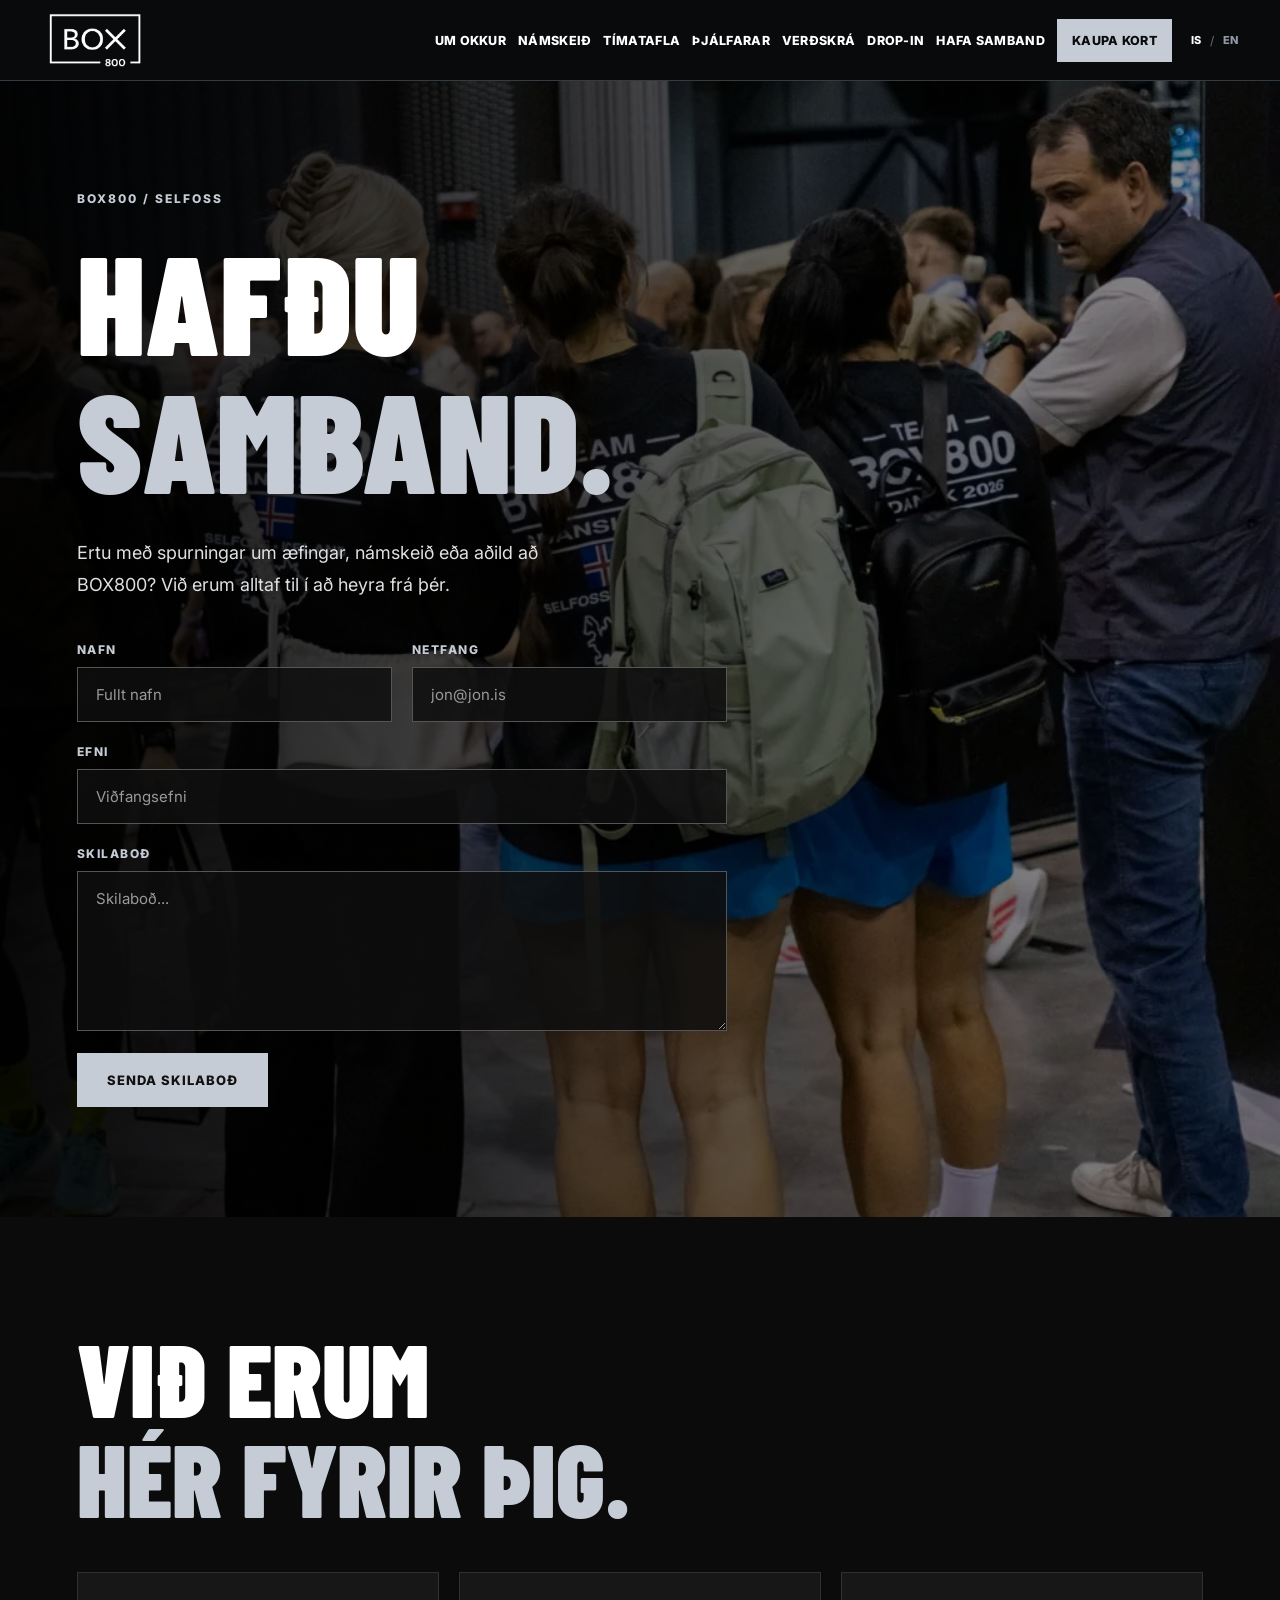
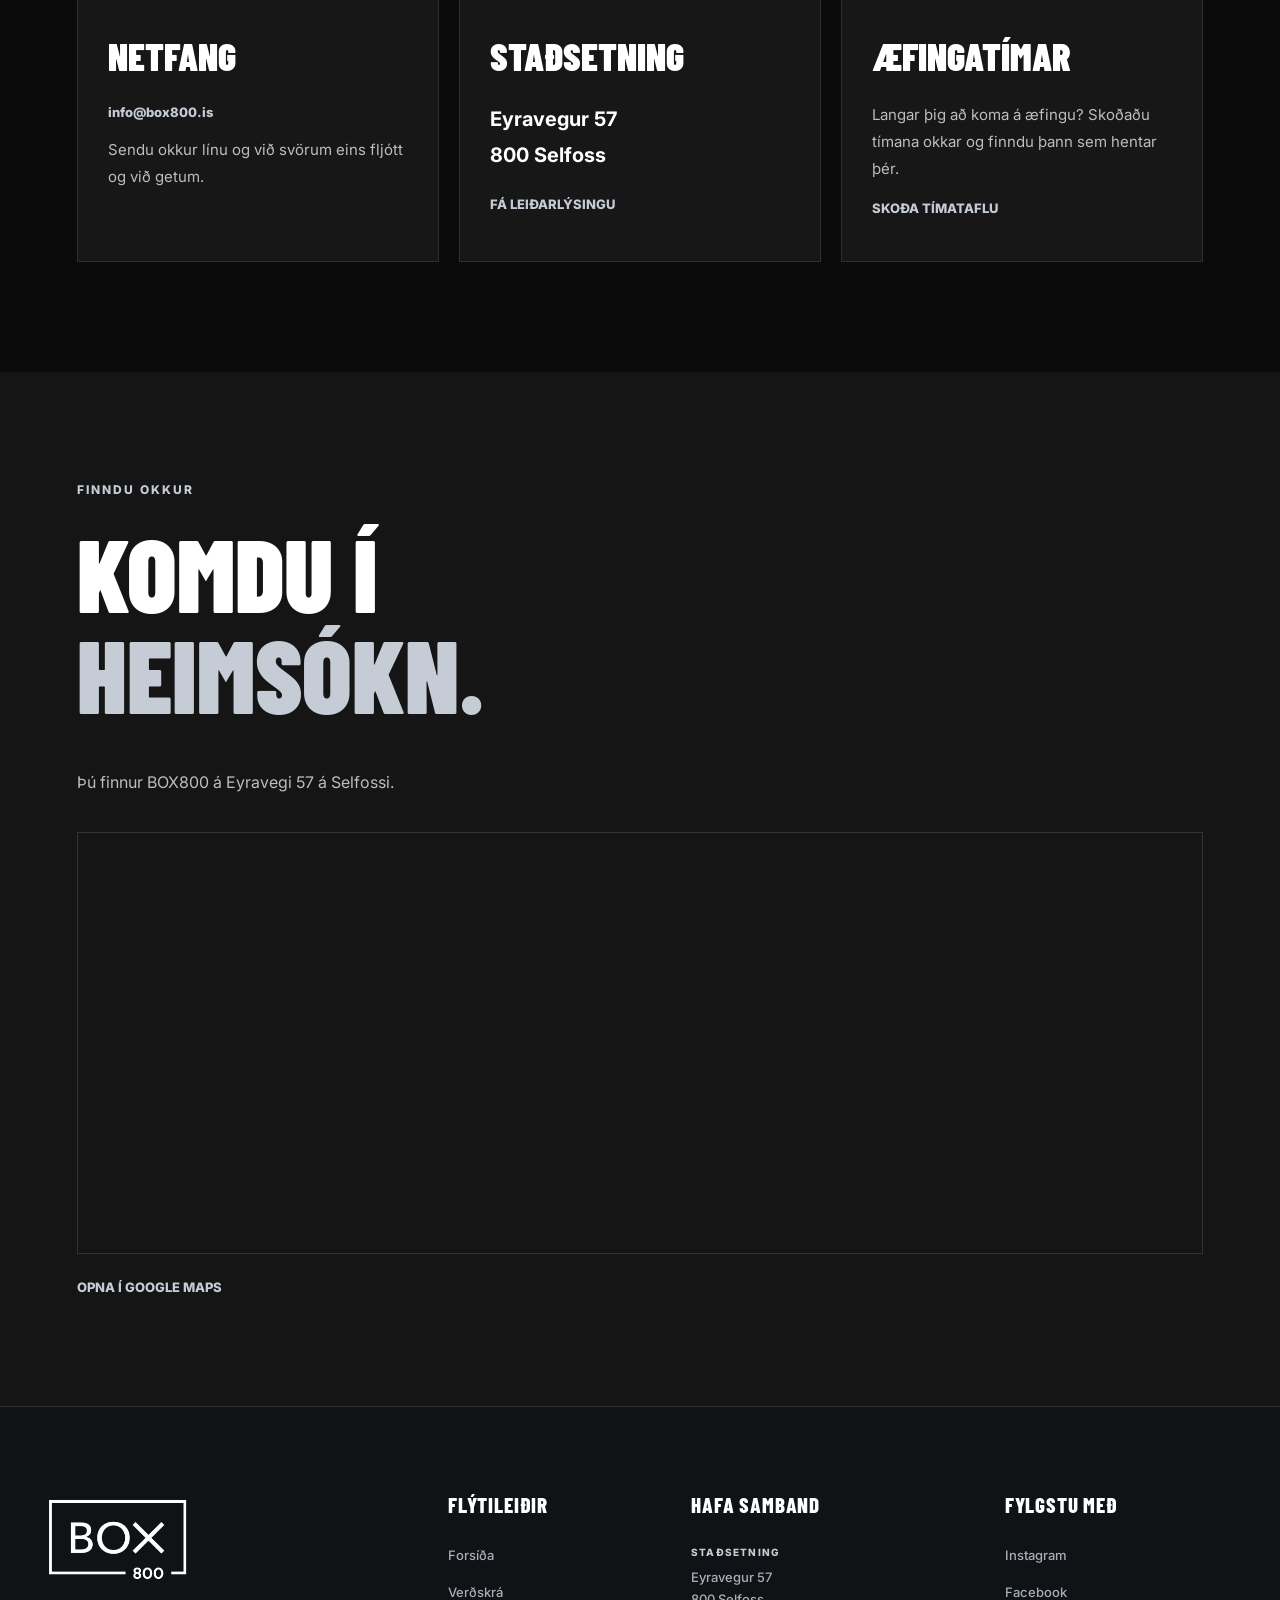
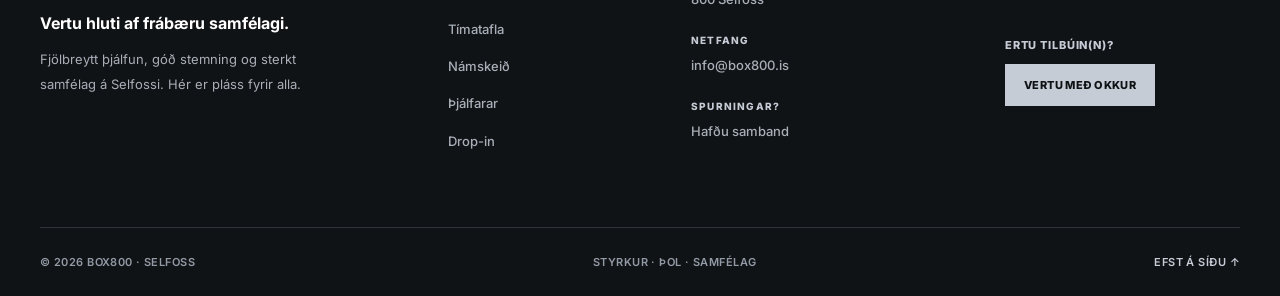
<file: samband.html>
<!DOCTYPE html>
<html lang="is">

<head>
  <meta charset="UTF-8">
  <meta name="viewport" content="width=device-width, initial-scale=1.0">

  <meta
    name="description"
    content="Hafðu samband við BOX800 á Selfossi. Þú finnur okkur á Eyravegi 57, 800 Selfossi."
  >

  <title>Hafa samband | BOX800</title>

  <!-- FAVICON -->
  <link rel="icon" type="image/png" sizes="32x32" href="images/favicon-32.png">
  <link rel="icon" type="image/png" sizes="512x512" href="images/favicon-512.png">
  <link rel="apple-touch-icon" href="images/apple-touch-icon.png">
  <meta name="theme-color" content="#090b0d">

  <!-- DEILING Á SAMFÉLAGSMIÐLUM -->
  <link rel="canonical" href="https://www.box800.is/samband.html">
  <meta property="og:type" content="website">
  <meta property="og:site_name" content="BOX800">
  <meta property="og:locale" content="is_IS">
  <meta property="og:title" content="Hafa samband | BOX800">
  <meta property="og:description" content="Hafðu samband við BOX800 á Selfossi. Þú finnur okkur á Eyravegi 57, 800 Selfossi.">
  <meta property="og:url" content="https://www.box800.is/samband.html">
  <meta property="og:image" content="https://www.box800.is/images/og-mynd.jpg">
  <meta property="og:image:width" content="1200">
  <meta property="og:image:height" content="630">
  <meta property="og:image:alt" content="Iðkendur á æfingu hjá BOX800 á Selfossi">
  <meta name="twitter:card" content="summary_large_image">

  <!-- LETURGERÐIR -->
  <link rel="preconnect" href="https://fonts.googleapis.com">
  <link rel="preconnect" href="https://fonts.gstatic.com" crossorigin>

  <link
    href="https://fonts.googleapis.com/css2?family=Barlow+Condensed:wght@600;700;800;900&family=Inter:wght@400;500;600;700;800&display=swap"
    rel="stylesheet"
  >

  <!-- CSS -->
  <link rel="stylesheet" href="samband.css">
  <link rel="stylesheet" href="header.css">
  <link rel="stylesheet" href="footer.css">
  <link rel="stylesheet" href="halloween.css">
  <script src="halloween.js"></script>

  <!-- JAVASCRIPT -->
  <script src="translations.js" defer></script>
  <script src="language.js" defer></script>
  <script src="header.js" defer></script>
  <script src="footer.js" defer></script>

</head>

<body>

  <!-- SAMEIGINLEG BOX800 VALMYND -->
  <header id="box800-header"></header>

  <main>

    <!-- =====================================
         EFST Á SÍÐU
    ====================================== -->

    <section class="contact-hero">

      <div class="hero-inner">

        <span class="kicker">
          BOX800 / SELFOSS
        </span>

        <h1>
          HAFÐU<br>
          <span>SAMBAND.</span>
        </h1>

        <p>
          Ertu með spurningar um æfingar,
          námskeið eða aðild að BOX800?
          Við erum alltaf til í að heyra frá þér.
        </p>

        <!-- SAMBANDSFORM - FORMSPREE -->
        <form
          class="contact-form"
          id="top-form"
          action="https://formspree.io/f/mdeajgdq"
          method="POST"
        >

          <div class="form-row">

            <!-- NAFN -->
            <div class="form-group">

              <label for="name">
                NAFN
              </label>

              <input
                type="text"
                id="name"
                name="name"
                placeholder="Fullt nafn"
                autocomplete="name"
                required
              >

            </div>

            <!-- NETFANG -->
            <div class="form-group">

              <label for="email">
                NETFANG
              </label>

              <input
                type="email"
                id="email"
                name="email"
                placeholder="jon@jon.is"
                autocomplete="email"
                required
              >

            </div>

          </div>

          <!-- EFNI -->
          <div class="form-group">

            <label for="subject">
              EFNI
            </label>

            <input
              type="text"
              id="subject"
              name="subject"
              placeholder="Viðfangsefni"
              required
            >

          </div>

          <!-- SKILABOÐ -->
          <div class="form-group">

            <label for="message">
              SKILABOÐ
            </label>

            <textarea
              id="message"
              name="message"
              rows="6"
              placeholder="Skilaboð..."
              required
            ></textarea>

          </div>

          <!-- EFNI TIL FORMSPREE -->
          <input
            type="hidden"
            name="_subject"
            value="Ný fyrirspurn frá BOX800 vefsíðunni"
          >

          <!-- EINFÖLD RUSLPÓSTSVÖRN -->
          <div
            class="contact-honeypot"
            aria-hidden="true"
          >
            <label for="website">
              Skildu þennan reit eftir auðan
            </label>

            <input
              type="text"
              id="website"
              name="_gotcha"
              tabindex="-1"
              autocomplete="off"
            >
          </div>

          <!-- SENDA -->
          <button
            type="submit"
            class="btn form-submit"
          >
            SENDA SKILABOÐ
          </button>

        </form>

      </div>

    </section>

    <!-- =====================================
         SAMSKIPTAUPPLÝSINGAR
    ====================================== -->

    <section class="contact-info">

      <div class="container">

        <h2>
          VIÐ ERUM<br>
          <span>HÉR FYRIR ÞIG.</span>
        </h2>

        <div class="info-grid">

          <!-- NETFANG -->
          <div class="info-card">

            <h3>NETFANG</h3>

            <a href="mailto:info@box800.is">
              info@box800.is
            </a>

            <p>
              Sendu okkur línu og við svörum
              eins fljótt og við getum.
            </p>

          </div>

          <!-- STAÐSETNING -->
          <div class="info-card">

            <h3>STAÐSETNING</h3>

            <p class="address">
              Eyravegur 57<br>
              800 Selfoss
            </p>

            <a
              href="https://www.google.com/maps/search/?api=1&amp;query=Eyravegur+57%2C+800+Selfoss%2C+Iceland"
              target="_blank"
              rel="noopener noreferrer"
            >
              FÁ LEIÐARLÝSINGU
            </a>

          </div>

          <!-- ÆFINGATÍMAR -->
          <div class="info-card">

            <h3>ÆFINGATÍMAR</h3>

            <p>
              Langar þig að koma á æfingu?
              Skoðaðu tímana okkar og finndu
              þann sem hentar þér.
            </p>

            <a href="timatafla.html">
              SKOÐA TÍMATAFLU
            </a>

          </div>

        </div>

      </div>

    </section>

    <!-- =====================================
         KORT
    ====================================== -->

    <section class="map-section">

      <div class="container">

        <span class="kicker">
          FINNDU OKKUR
        </span>

        <h2>
          KOMDU Í<br>
          <span>HEIMSÓKN.</span>
        </h2>

        <p>
          Þú finnur BOX800 á Eyravegi 57
          á Selfossi.
        </p>

        <div class="map-frame">

          <iframe
            title="Staðsetning BOX800 á Eyravegi 57, Selfossi"
            src="https://maps.google.com/maps?q=Eyravegur%2057%2C%20800%20Selfoss%2C%20Iceland&amp;t=&amp;z=15&amp;ie=UTF8&amp;iwloc=&amp;output=embed"
            width="100%"
            height="420"
            style="border:0"
            loading="lazy"
            referrerpolicy="no-referrer-when-downgrade"
          ></iframe>

        </div>

        <a
          class="map-link"
          href="https://www.google.com/maps/search/?api=1&amp;query=Eyravegur+57%2C+800+Selfoss%2C+Iceland"
          target="_blank"
          rel="noopener noreferrer"
        >
          OPNA Í GOOGLE MAPS
        </a>

      </div>

    </section>

  </main>

  <!-- SAMEIGINLEGUR FOOTER -->
  <footer id="box800-footer"></footer>

</body>
</html>
</file>
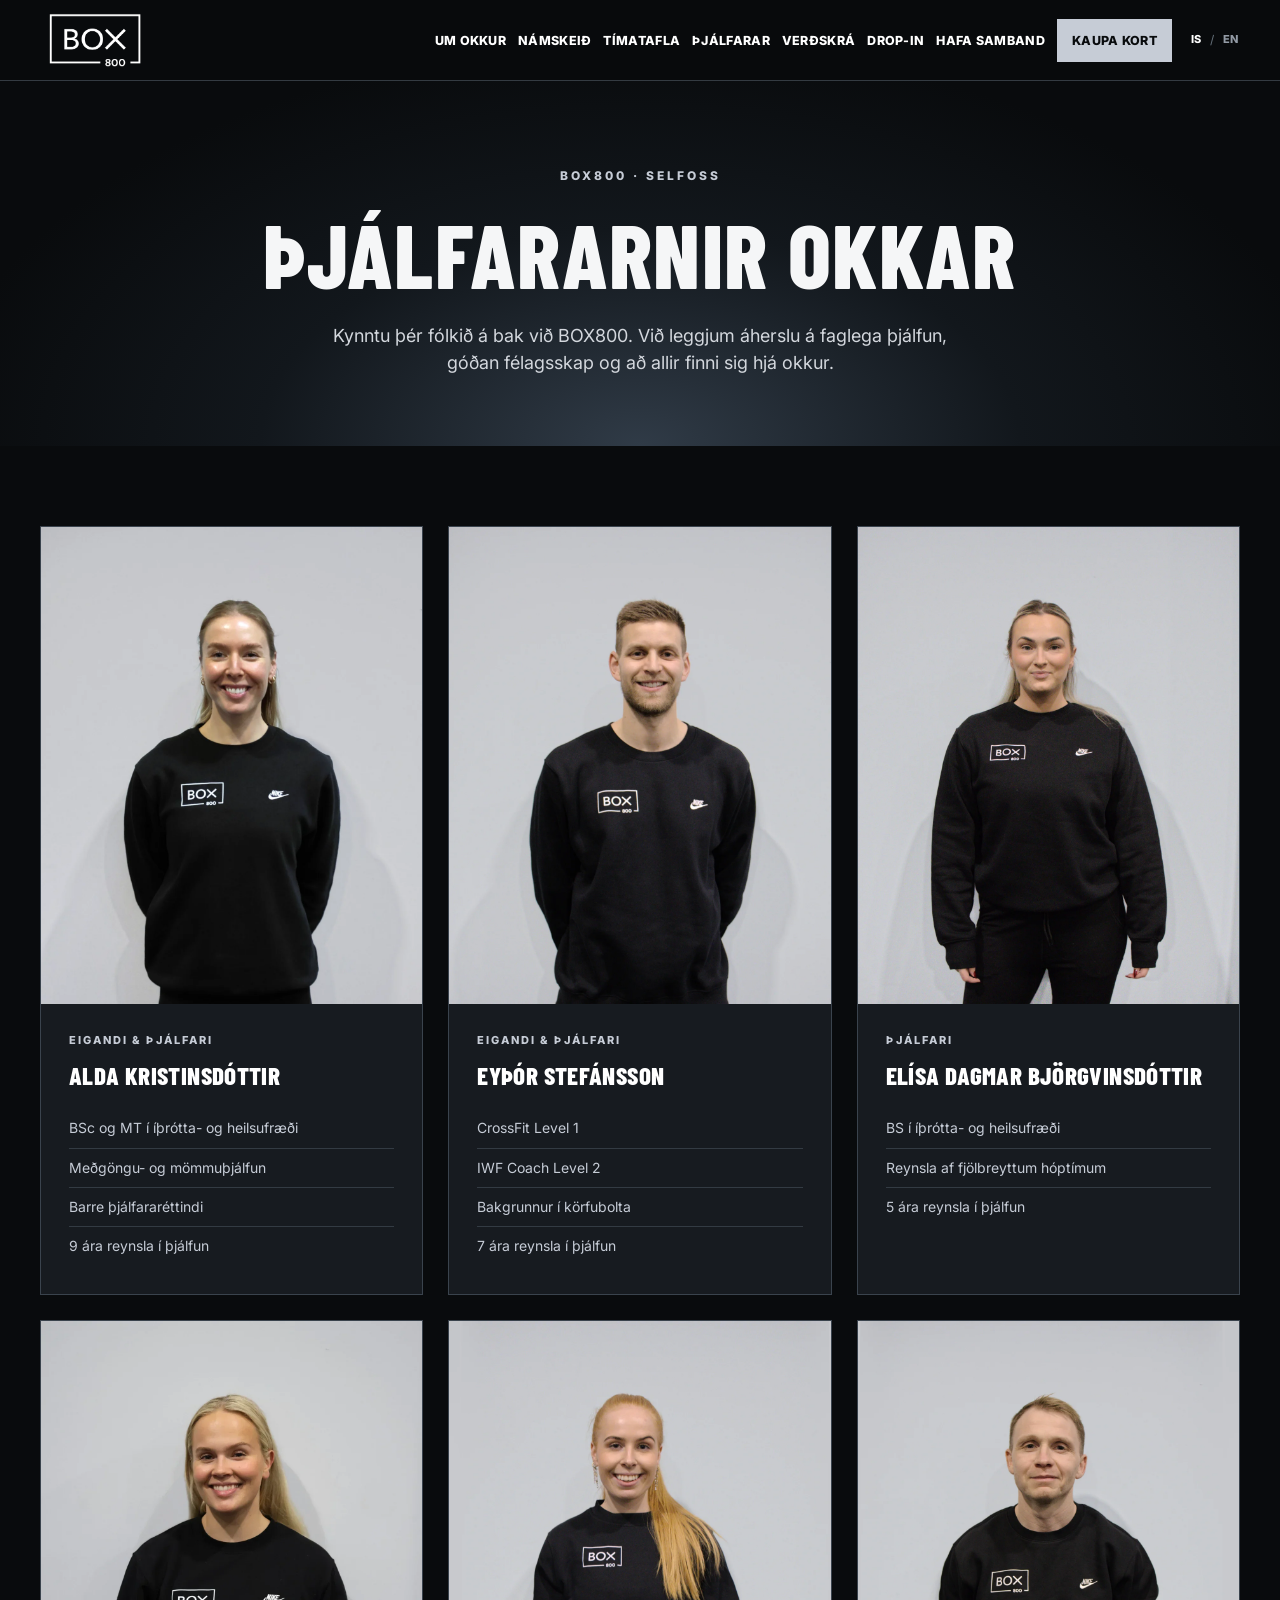
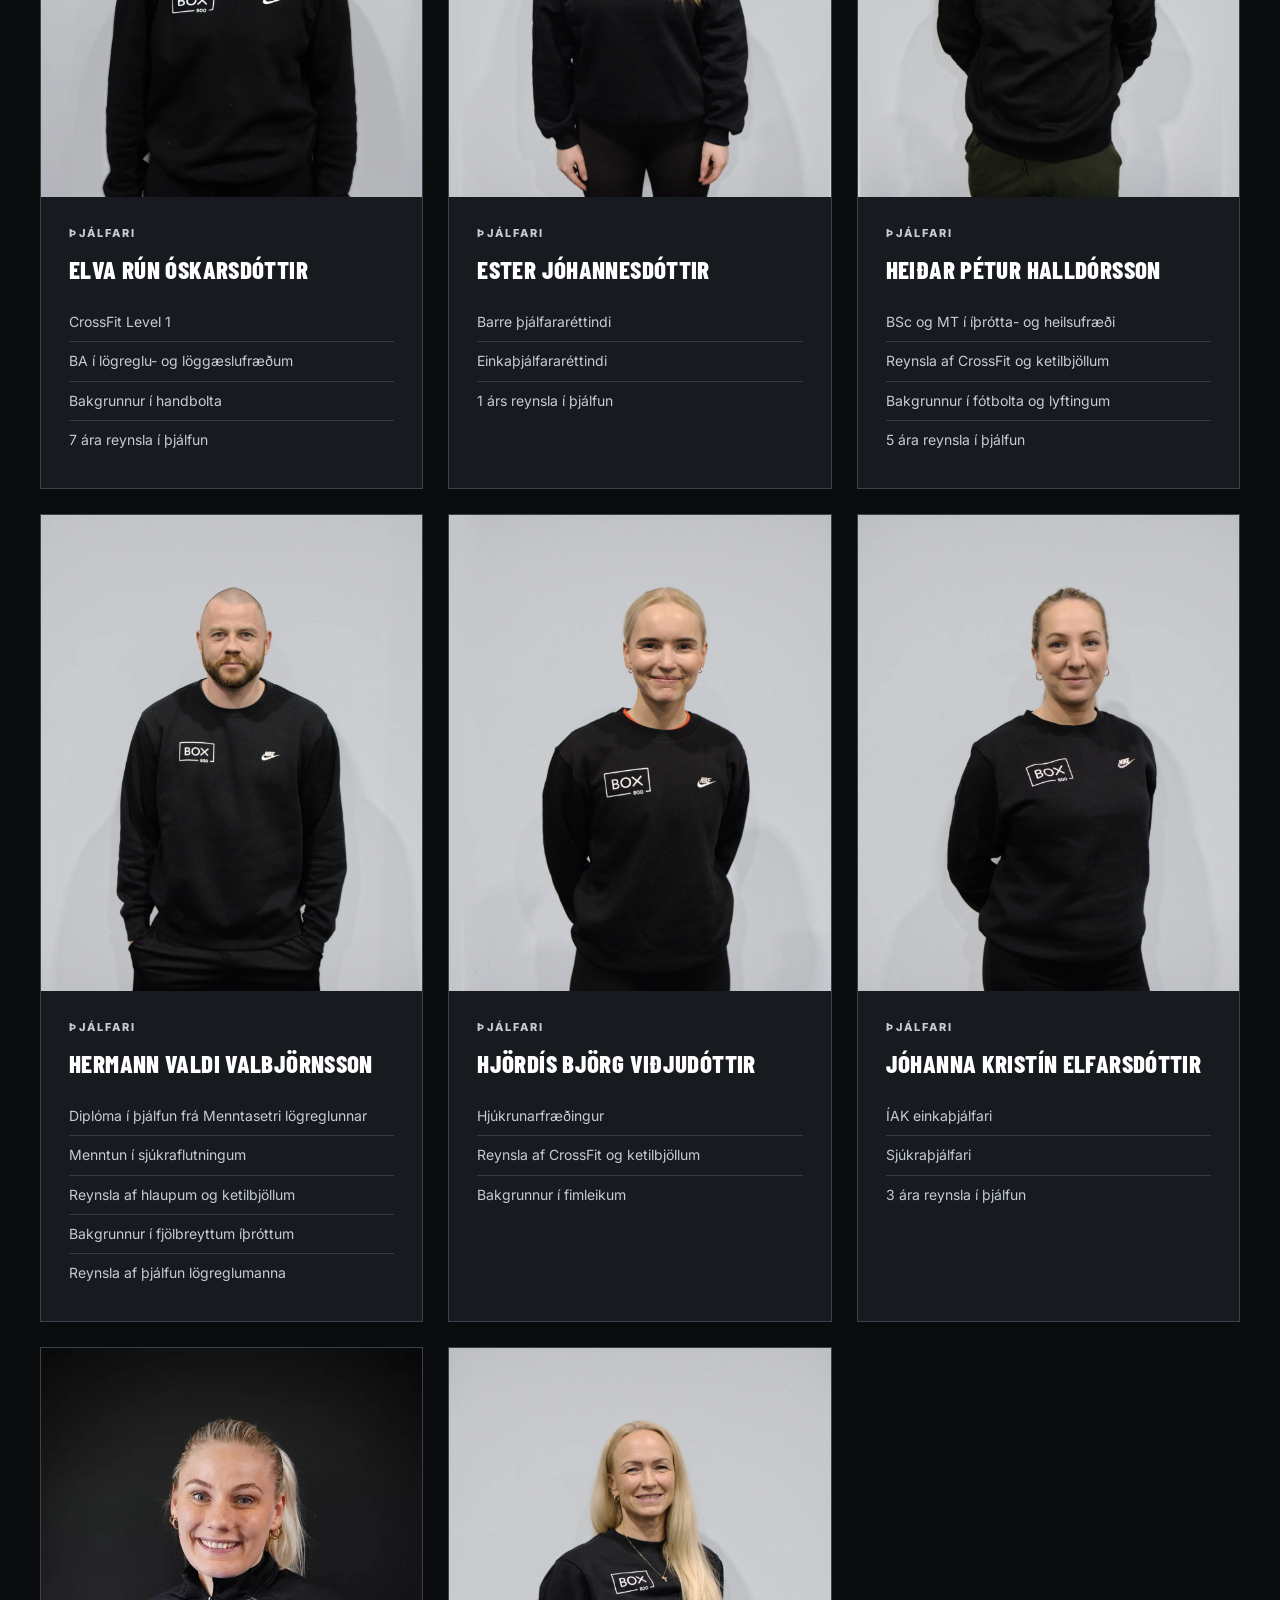
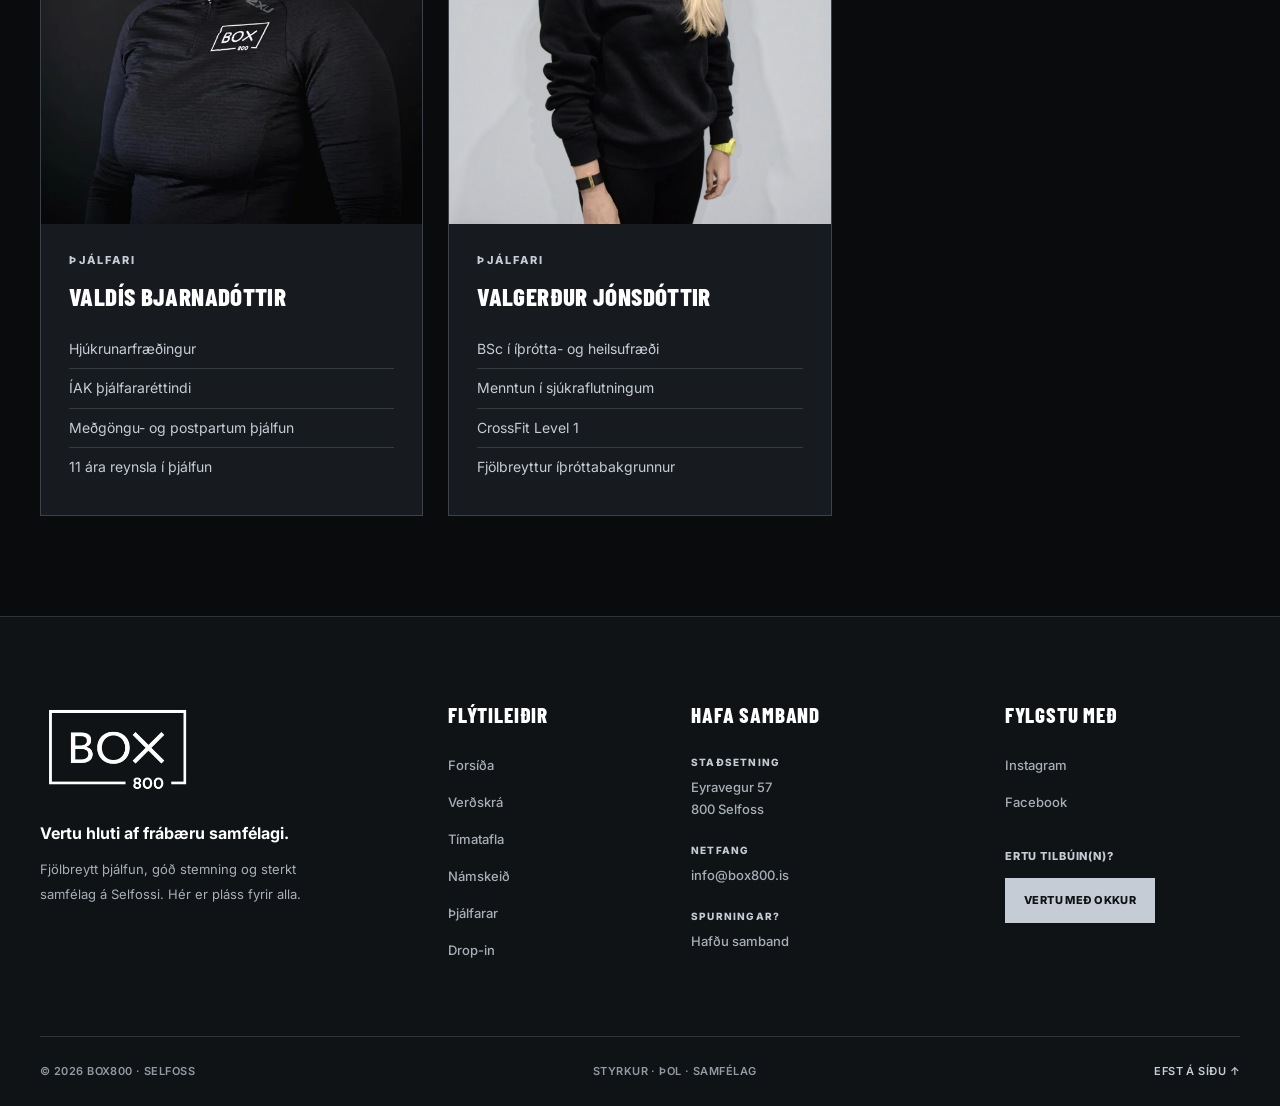
<file: thjalfarar.html>
<!DOCTYPE html>
<html lang="is">

<head>
  <meta charset="UTF-8">
  <meta name="viewport" content="width=device-width, initial-scale=1.0">

  <meta
    name="description"
    content="Kynntu þér þjálfarana hjá BOX800 á Selfossi. Reyndir þjálfarar, fagleg leiðsögn og frábært samfélag."
  >

  <title>Þjálfarar | BOX800</title>

  <!-- FAVICON -->
  <link rel="icon" type="image/png" sizes="32x32" href="images/favicon-32.png">
  <link rel="icon" type="image/png" sizes="512x512" href="images/favicon-512.png">
  <link rel="apple-touch-icon" href="images/apple-touch-icon.png">
  <meta name="theme-color" content="#090b0d">

  <!-- DEILING Á SAMFÉLAGSMIÐLUM -->
  <link rel="canonical" href="https://www.box800.is/thjalfarar.html">
  <meta property="og:type" content="website">
  <meta property="og:site_name" content="BOX800">
  <meta property="og:locale" content="is_IS">
  <meta property="og:title" content="Þjálfarar | BOX800">
  <meta property="og:description" content="Kynntu þér þjálfarana hjá BOX800 á Selfossi. Reyndir þjálfarar, fagleg leiðsögn og frábært samfélag.">
  <meta property="og:url" content="https://www.box800.is/thjalfarar.html">
  <meta property="og:image" content="https://www.box800.is/images/og-mynd.jpg">
  <meta property="og:image:width" content="1200">
  <meta property="og:image:height" content="630">
  <meta property="og:image:alt" content="Iðkendur á æfingu hjá BOX800 á Selfossi">
  <meta name="twitter:card" content="summary_large_image">

  <!-- LETURGERÐIR -->
  <link rel="preconnect" href="https://fonts.googleapis.com">
  <link rel="preconnect" href="https://fonts.gstatic.com" crossorigin>

  <link
    href="https://fonts.googleapis.com/css2?family=Barlow+Condensed:wght@600;700;800;900&family=Inter:wght@400;500;600;700;800&display=swap"
    rel="stylesheet"
  >

  <!-- CSS -->
  <link rel="stylesheet" href="style.css">
  <link rel="stylesheet" href="thjalfarar.css">
  <link rel="stylesheet" href="header.css">
  <link rel="stylesheet" href="footer.css">
  <link rel="stylesheet" href="halloween.css">
  <script src="halloween.js"></script>

  <!-- JAVASCRIPT -->
  <script src="translations.js" defer></script>
  <script src="language.js" defer></script>
  <script src="header.js" defer></script>
  <script src="footer.js" defer></script>

</head>

<body>

  <!-- SAMEIGINLEG BOX800 VALMYND -->
  <header id="box800-header"></header>

  <main>

    <!-- KYNNING -->
    <section class="trainers-hero">

      <p class="eyebrow">BOX800 · SELFOSS</p>

      <h1>ÞJÁLFARARNIR OKKAR</h1>

      <p>
        Kynntu þér fólkið á bak við BOX800.
        Við leggjum áherslu á faglega þjálfun,
        góðan félagsskap og að allir finni sig hjá okkur.
      </p>

    </section>

    <!-- ÞJÁLFARAR -->
    <section class="trainers-section">

      <div class="trainers-grid">

        <!-- ALDA -->
        <article class="trainer-card">

          <div class="trainer-photo">
            <img
              src="images/thjalfari-alda.webp"
              alt="Alda Kristinsdóttir"
              loading="lazy"
            >
          </div>

          <div class="trainer-info">

            <span>EIGANDI &amp; ÞJÁLFARI</span>

            <h2>ALDA KRISTINSDÓTTIR</h2>

            <ul>
              <li>BSc og MT í íþrótta- og heilsufræði</li>
              <li>Meðgöngu- og mömmuþjálfun</li>
              <li>Barre þjálfararéttindi</li>
              <li>9 ára reynsla í þjálfun</li>
            </ul>

          </div>
        </article>

        <!-- EYÞÓR -->
        <article class="trainer-card">

          <div class="trainer-photo">
            <img
              src="images/thjalfari-eythor.webp"
              alt="Eyþór Stefánsson"
              loading="lazy"
            >
          </div>

          <div class="trainer-info">

            <span>EIGANDI &amp; ÞJÁLFARI</span>

            <h2>EYÞÓR STEFÁNSSON</h2>

            <ul>
              <li>CrossFit Level 1</li>
              <li>IWF Coach Level 2</li>
              <li>Bakgrunnur í körfubolta</li>
              <li>7 ára reynsla í þjálfun</li>
            </ul>

          </div>
        </article>

        <!-- ELÍSA -->
        <article class="trainer-card">

          <div class="trainer-photo">
            <img
              src="images/thjalfari-elisa.webp"
              alt="Elísa Dagmar Björgvinsdóttir"
              loading="lazy"
            >
          </div>

          <div class="trainer-info">

            <span>ÞJÁLFARI</span>

            <h2>ELÍSA DAGMAR BJÖRGVINSDÓTTIR</h2>

            <ul>
              <li>BS í íþrótta- og heilsufræði</li>
              <li>Reynsla af fjölbreyttum hóptímum</li>
              <li>5 ára reynsla í þjálfun</li>
            </ul>

          </div>
        </article>

        <!-- ELVA -->
        <article class="trainer-card">

          <div class="trainer-photo">
            <img
              src="images/thjalfari-elva-3.webp"
              alt="Elva Rún Óskarsdóttir"
              loading="lazy"
            >
          </div>

          <div class="trainer-info">

            <span>ÞJÁLFARI</span>

            <h2>ELVA RÚN ÓSKARSDÓTTIR</h2>

            <ul>
              <li>CrossFit Level 1</li>
              <li>BA í lögreglu- og löggæslufræðum</li>
              <li>Bakgrunnur í handbolta</li>
              <li>7 ára reynsla í þjálfun</li>
            </ul>

          </div>
        </article>

        <!-- ESTER -->
        <article class="trainer-card">

          <div class="trainer-photo">
            <img
              src="images/thjalfari-ester.webp"
              alt="Ester Jóhannesdóttir"
              loading="lazy"
            >
          </div>

          <div class="trainer-info">

            <span>ÞJÁLFARI</span>

            <h2>ESTER JÓHANNESDÓTTIR</h2>

            <ul>
              <li>Barre þjálfararéttindi</li>
              <li>Einkaþjálfararéttindi</li>
              <li>1 árs reynsla í þjálfun</li>
            </ul>

          </div>
        </article>

        <!-- HEIÐAR -->
        <article class="trainer-card">

          <div class="trainer-photo">
            <img
              src="images/thjalfari-heidar.webp"
              alt="Heiðar Pétur Halldórsson"
              loading="lazy"
            >
          </div>

          <div class="trainer-info">

            <span>ÞJÁLFARI</span>

            <h2>HEIÐAR PÉTUR HALLDÓRSSON</h2>

            <ul>
              <li>BSc og MT í íþrótta- og heilsufræði</li>
              <li>Reynsla af CrossFit og ketilbjöllum</li>
              <li>Bakgrunnur í fótbolta og lyftingum</li>
              <li>5 ára reynsla í þjálfun</li>
            </ul>

          </div>
        </article>

        <!-- HERMANN VALDI -->
        <article class="trainer-card">

          <div class="trainer-photo">
            <img
              src="images/thjalfari-valdi.webp"
              alt="Hermann Valdi Valbjörnsson"
              loading="lazy"
            >
          </div>

          <div class="trainer-info">

            <span>ÞJÁLFARI</span>

            <h2>HERMANN VALDI VALBJÖRNSSON</h2>

            <ul>
              <li>Diplóma í þjálfun frá Menntasetri lögreglunnar</li>
              <li>Menntun í sjúkraflutningum</li>
              <li>Reynsla af hlaupum og ketilbjöllum</li>
              <li>Bakgrunnur í fjölbreyttum íþróttum</li>
              <li>Reynsla af þjálfun lögreglumanna</li>
            </ul>

          </div>
        </article>

        <!-- HJÖRDÍS -->
        <article class="trainer-card">

          <div class="trainer-photo">
            <img
              src="images/thjalfari-hjordis.webp"
              alt="Hjördís Björg Viðjudóttir"
              loading="lazy"
            >
          </div>

          <div class="trainer-info">

            <span>ÞJÁLFARI</span>

            <h2>HJÖRDÍS BJÖRG VIÐJUDÓTTIR</h2>

            <ul>
              <li>Hjúkrunarfræðingur</li>
              <li>Reynsla af CrossFit og ketilbjöllum</li>
              <li>Bakgrunnur í fimleikum</li>
            </ul>

          </div>
        </article>

        <!-- JÓHANNA -->
        <article class="trainer-card">

          <div class="trainer-photo">
            <img
              src="images/thjalfari-johanna.webp"
              alt="Jóhanna Kristín Elfarsdóttir"
              loading="lazy"
            >
          </div>

          <div class="trainer-info">

            <span>ÞJÁLFARI</span>

            <h2>JÓHANNA KRISTÍN ELFARSDÓTTIR</h2>

            <ul>
              <li>ÍAK einkaþjálfari</li>
              <li>Sjúkraþjálfari</li>
              <li>3 ára reynsla í þjálfun</li>
            </ul>

          </div>
        </article>

        <!-- VALDÍS -->
        <article class="trainer-card">

          <div class="trainer-photo">
            <img
              src="images/valdis.jpg"
              alt="Valdís Bjarnadóttir"
              loading="lazy"
            >
          </div>

          <div class="trainer-info">

            <span>ÞJÁLFARI</span>

            <h2>VALDÍS BJARNADÓTTIR</h2>

            <ul>
              <li>Hjúkrunarfræðingur</li>
              <li>ÍAK þjálfararéttindi</li>
              <li>Meðgöngu- og postpartum þjálfun</li>
              <li>11 ára reynsla í þjálfun</li>
            </ul>

          </div>
        </article>

        <!-- VALGERÐUR -->
        <article class="trainer-card">

          <div class="trainer-photo">
            <img
              src="images/thjalfari-valla.webp"
              alt="Valgerður Jónsdóttir"
              loading="lazy"
            >
          </div>

          <div class="trainer-info">

            <span>ÞJÁLFARI</span>

            <h2>VALGERÐUR JÓNSDÓTTIR</h2>

            <ul>
              <li>BSc í íþrótta- og heilsufræði</li>
              <li>Menntun í sjúkraflutningum</li>
              <li>CrossFit Level 1</li>
              <li>Fjölbreyttur íþróttabakgrunnur</li>
            </ul>

          </div>
        </article>

      </div>

    </section>

  </main>

  <!-- SAMEIGINLEGUR FOOTER -->
  <footer id="box800-footer"></footer>

</body>
</html>
</file>
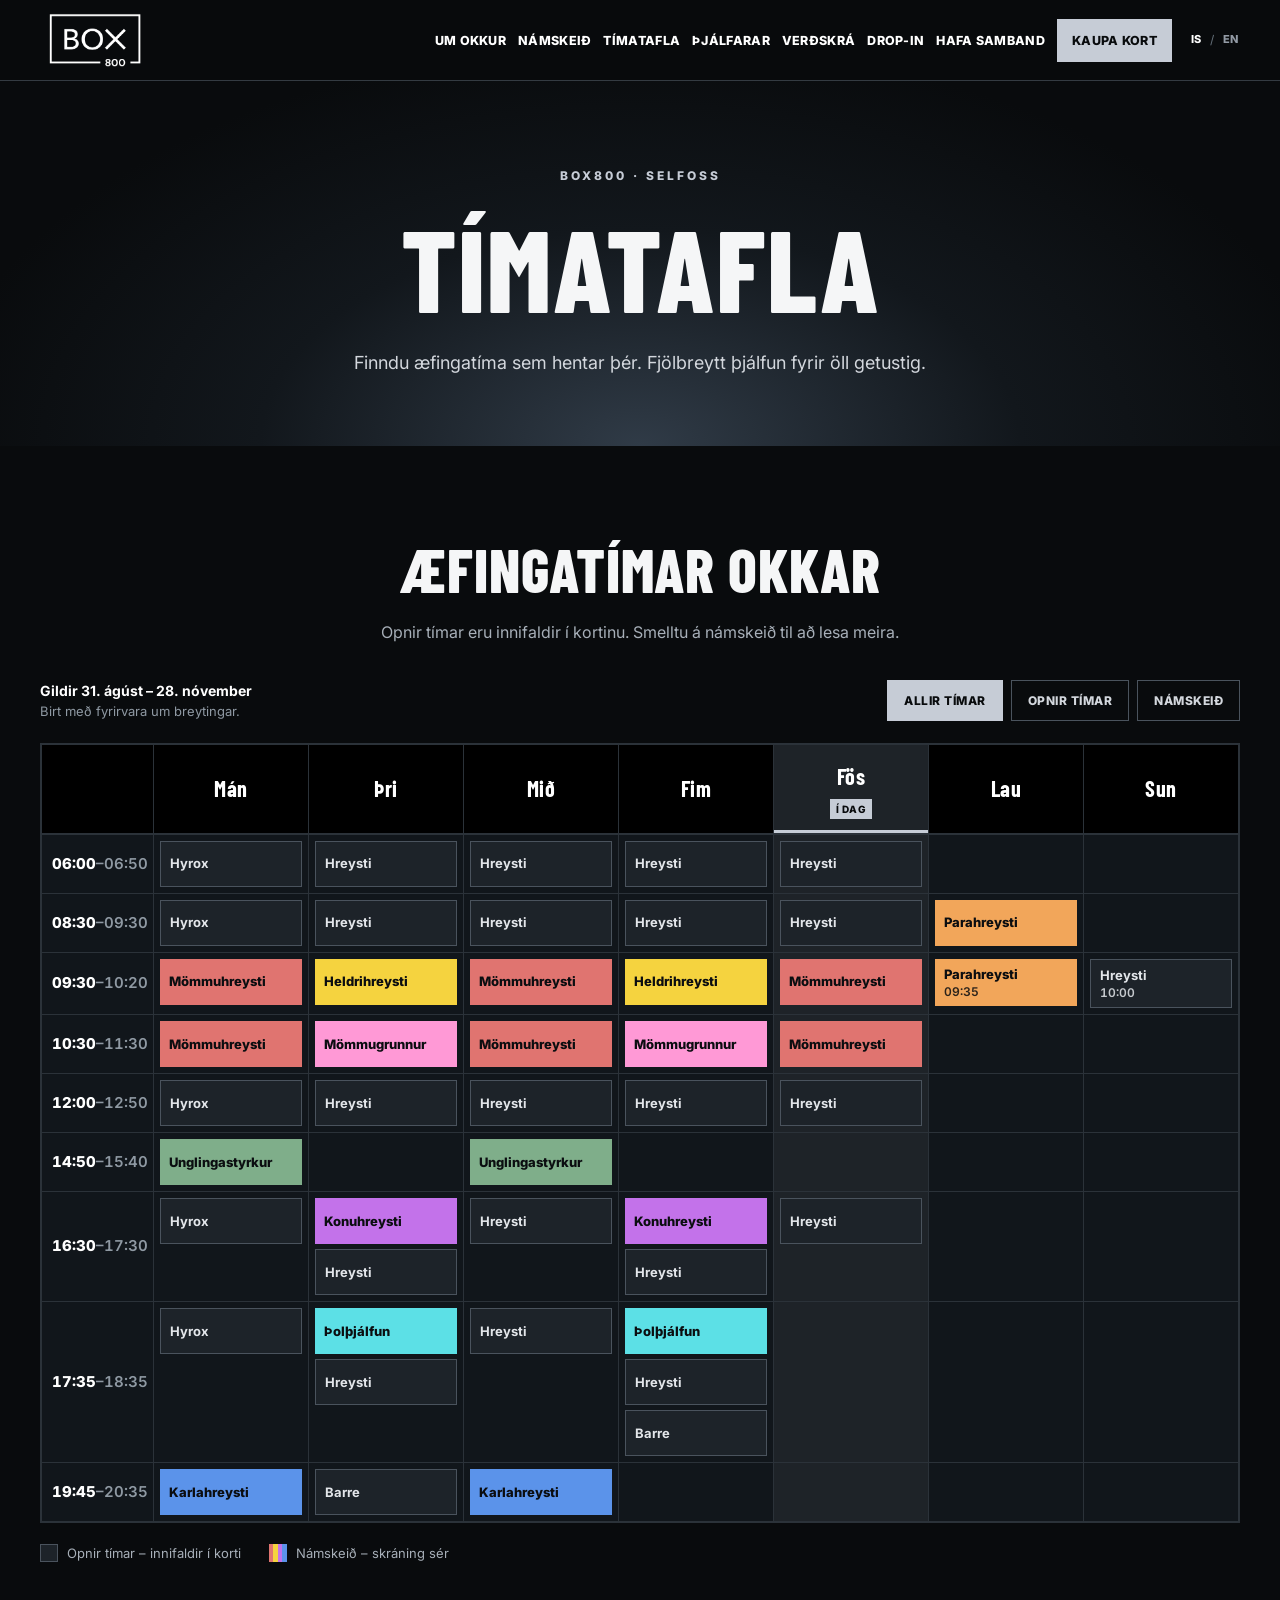
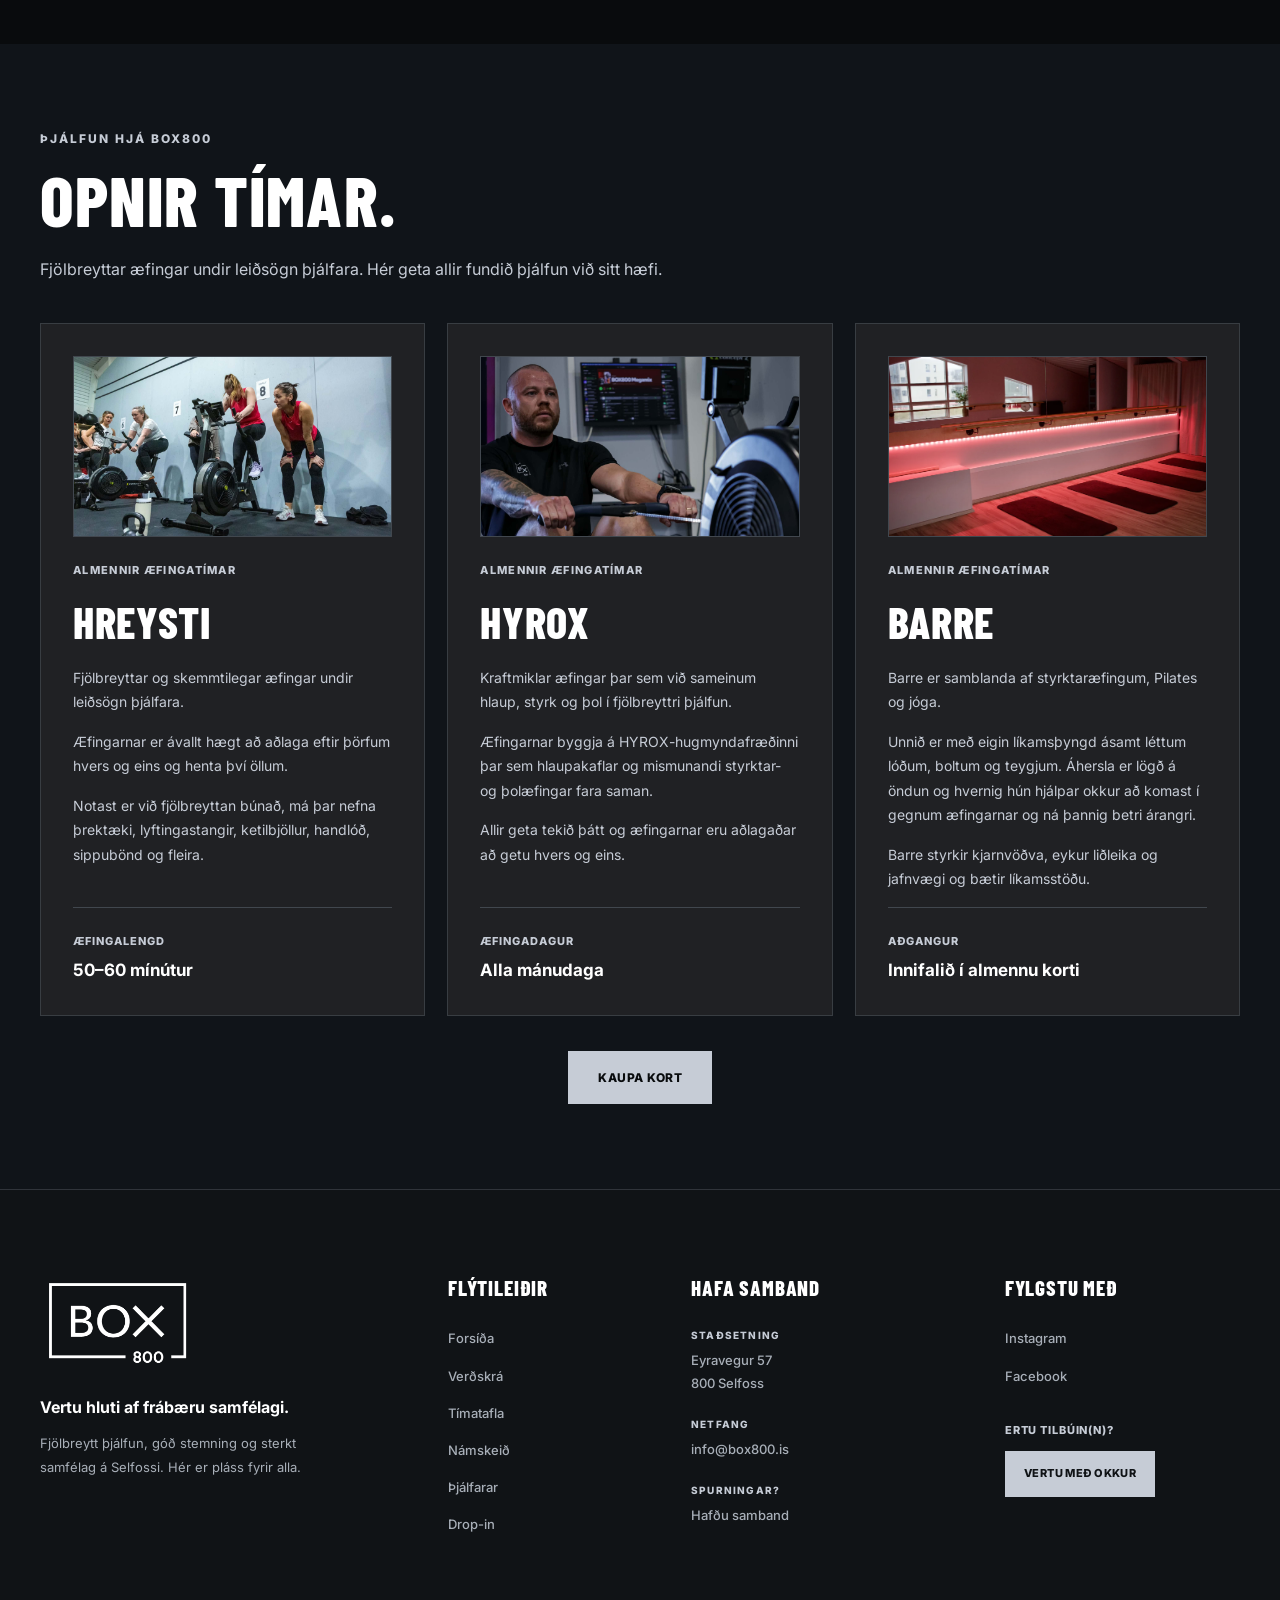
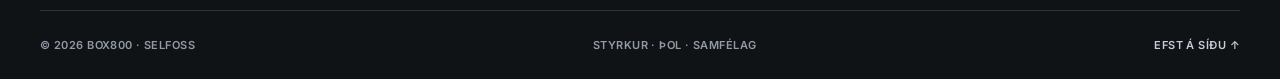
<file: timatafla.html>
<!DOCTYPE html>
<html lang="is">

<head>
  <meta charset="UTF-8">
  <meta name="viewport" content="width=device-width, initial-scale=1.0">

  <meta
    name="description"
    content="Skoðaðu tímatafluna hjá BOX800 á Selfossi. Kynntu þér Hreysti, HYROX og Barre og finndu æfingatíma sem hentar þér."
  >

  <title>Tímatafla | BOX800</title>

  <!-- FAVICON -->
  <link rel="icon" type="image/png" sizes="32x32" href="images/favicon-32.png">
  <link rel="icon" type="image/png" sizes="512x512" href="images/favicon-512.png">
  <link rel="apple-touch-icon" href="images/apple-touch-icon.png">
  <meta name="theme-color" content="#090b0d">

  <!-- DEILING Á SAMFÉLAGSMIÐLUM -->
  <link rel="canonical" href="https://www.box800.is/timatafla.html">
  <meta property="og:type" content="website">
  <meta property="og:site_name" content="BOX800">
  <meta property="og:locale" content="is_IS">
  <meta property="og:title" content="Tímatafla | BOX800">
  <meta property="og:description" content="Skoðaðu tímatafluna hjá BOX800 á Selfossi. Kynntu þér Hreysti, HYROX og Barre og finndu æfingatíma sem hentar þér.">
  <meta property="og:url" content="https://www.box800.is/timatafla.html">
  <meta property="og:image" content="https://www.box800.is/images/og-mynd.jpg">
  <meta property="og:image:width" content="1200">
  <meta property="og:image:height" content="630">
  <meta property="og:image:alt" content="Iðkendur á æfingu hjá BOX800 á Selfossi">
  <meta name="twitter:card" content="summary_large_image">

  <!-- LETURGERÐIR -->
  <link rel="preconnect" href="https://fonts.googleapis.com">
  <link rel="preconnect" href="https://fonts.gstatic.com" crossorigin>

  <link
    href="https://fonts.googleapis.com/css2?family=Barlow+Condensed:wght@600;700;800;900&family=Inter:wght@400;500;600;700;800&display=swap"
    rel="stylesheet"
  >

  <!-- CSS -->
  <link rel="stylesheet" href="style.css">
  <link rel="stylesheet" href="timatafla.css">
  <link rel="stylesheet" href="header.css">
  <link rel="stylesheet" href="footer.css">
  <link rel="stylesheet" href="halloween.css">
  <script src="halloween.js"></script>

  <!-- JAVASCRIPT -->
  <script src="translations.js" defer></script>
  <script src="language.js" defer></script>
  <script src="header.js" defer></script>
  <script src="footer.js" defer></script>
  <script src="timatafla-data.js" defer></script>
  <script src="timatafla.js" defer></script>

</head>

<body class="timetable-page">

  <!-- SAMEIGINLEG BOX800 VALMYND -->
  <header id="box800-header"></header>

  <main>

    <!-- =====================================
         KYNNING
    ====================================== -->

    <section class="timetable-hero">

      <p class="timetable-eyebrow">
        BOX800 · SELFOSS
      </p>

      <h1>TÍMATAFLA</h1>

      <p class="timetable-intro">
        Finndu æfingatíma sem hentar þér.
        Fjölbreytt þjálfun fyrir öll getustig.
      </p>

    </section>


    <!-- =====================================
         TÍMATAFLA
    ====================================== -->

    <section class="timetable-section">

      <div class="timetable-container">

        <h2>ÆFINGATÍMAR OKKAR</h2>

        <p class="timetable-description">
          Opnir tímar eru innifaldir í kortinu.
          Smelltu á námskeið til að lesa meira.
        </p>

        <!-- Tímatafla er teiknuð úr timatafla-data.js -->
        <div id="timatafla" class="tt">
          <noscript>
            <a href="images/timatafla.jpg">Opna tímatöfluna sem mynd</a>
          </noscript>
        </div>

      </div>

    </section>


    <!-- =====================================
         OPNIR TÍMAR
    ====================================== -->

    <section class="open-classes-section">

      <div class="open-classes-container">

        <div class="open-classes-heading">

          <p class="open-classes-eyebrow">
            ÞJÁLFUN HJÁ BOX800
          </p>

          <h2>OPNIR TÍMAR.</h2>

          <p>
            Fjölbreyttar æfingar undir leiðsögn
            þjálfara. Hér geta allir fundið
            þjálfun við sitt hæfi.
          </p>

        </div>


        <!-- HREYSTI -->
        <div class="open-classes-grid">

          <article class="open-class-card">

            <div class="open-class-image">

              <img
                src="images/box800salur.jpeg"
                alt="Box800-salurinn"
                loading="lazy"
              >

            </div>

            <div class="open-class-label">
              ALMENNIR ÆFINGATÍMAR
            </div>

            <h3>HREYSTI</h3>

            <p>
              Fjölbreyttar og skemmtilegar æfingar
              undir leiðsögn þjálfara.
            </p>

            <p>
              Æfingarnar er ávallt hægt að aðlaga
              eftir þörfum hvers og eins og henta
              því öllum.
            </p>

            <p>
              Notast er við fjölbreyttan búnað,
              má þar nefna þrektæki, lyftingastangir,
              ketilbjöllur, handlóð, sippubönd
              og fleira.
            </p>

            <div class="open-class-info">
              <span>ÆFINGALENGD</span>
              <strong>50–60 mínútur</strong>
            </div>

          </article>


          <!-- HYROX -->
          <article class="open-class-card">

            <div class="open-class-image">

              <img
                src="images/hyrox.jpeg"
                alt="Hyrox-salurinn hjá BOX800"
                loading="lazy"
              >

            </div>

            <div class="open-class-label">
              ALMENNIR ÆFINGATÍMAR
            </div>

            <h3>HYROX</h3>

            <p>
              Kraftmiklar æfingar þar sem við
              sameinum hlaup, styrk og þol
              í fjölbreyttri þjálfun.
            </p>

            <p>
              Æfingarnar byggja á HYROX-hugmyndafræðinni
              þar sem hlaupakaflar og mismunandi
              styrktar- og þolæfingar fara saman.
            </p>

            <p>
              Allir geta tekið þátt og æfingarnar
              eru aðlagaðar að getu hvers og eins.
            </p>

            <div class="open-class-info">
              <span>ÆFINGADAGUR</span>
              <strong>Alla mánudaga</strong>
            </div>

          </article>


          <!-- BARRE -->
          <article class="open-class-card open-class-card-barre">

            <div class="open-class-image">

              <img
                src="images/barre.webp"
                alt="Barre-salurinn hjá BOX800"
                loading="lazy"
              >

            </div>

            <div class="open-class-label">
              ALMENNIR ÆFINGATÍMAR
            </div>

            <h3>BARRE</h3>

            <p>
              Barre er samblanda af styrktaræfingum,
              Pilates og jóga.
            </p>

            <p>
              Unnið er með eigin líkamsþyngd
              ásamt léttum lóðum, boltum og teygjum.
              Áhersla er lögð á öndun og hvernig
              hún hjálpar okkur að komast í gegnum
              æfingarnar og ná þannig betri árangri.
            </p>

            <p>
              Barre styrkir kjarnvöðva, eykur
              liðleika og jafnvægi og bætir
              líkamsstöðu.
            </p>

            <div class="open-class-info">
              <span>AÐGANGUR</span>
              <strong>Innifalið í almennu korti</strong>
            </div>

          </article>

        </div>


        <!-- KAUPA KORT -->
        <div class="open-classes-action">

          <a
            href="https://www.abler.io/shop/box800"
            class="open-classes-btn"
            target="_blank"
            rel="noopener noreferrer"
          >
            KAUPA KORT
          </a>

        </div>

      </div>

    </section>

  </main>

  <!-- SAMEIGINLEGUR FOOTER -->
  <footer id="box800-footer"></footer>

</body>
</html>
</file>
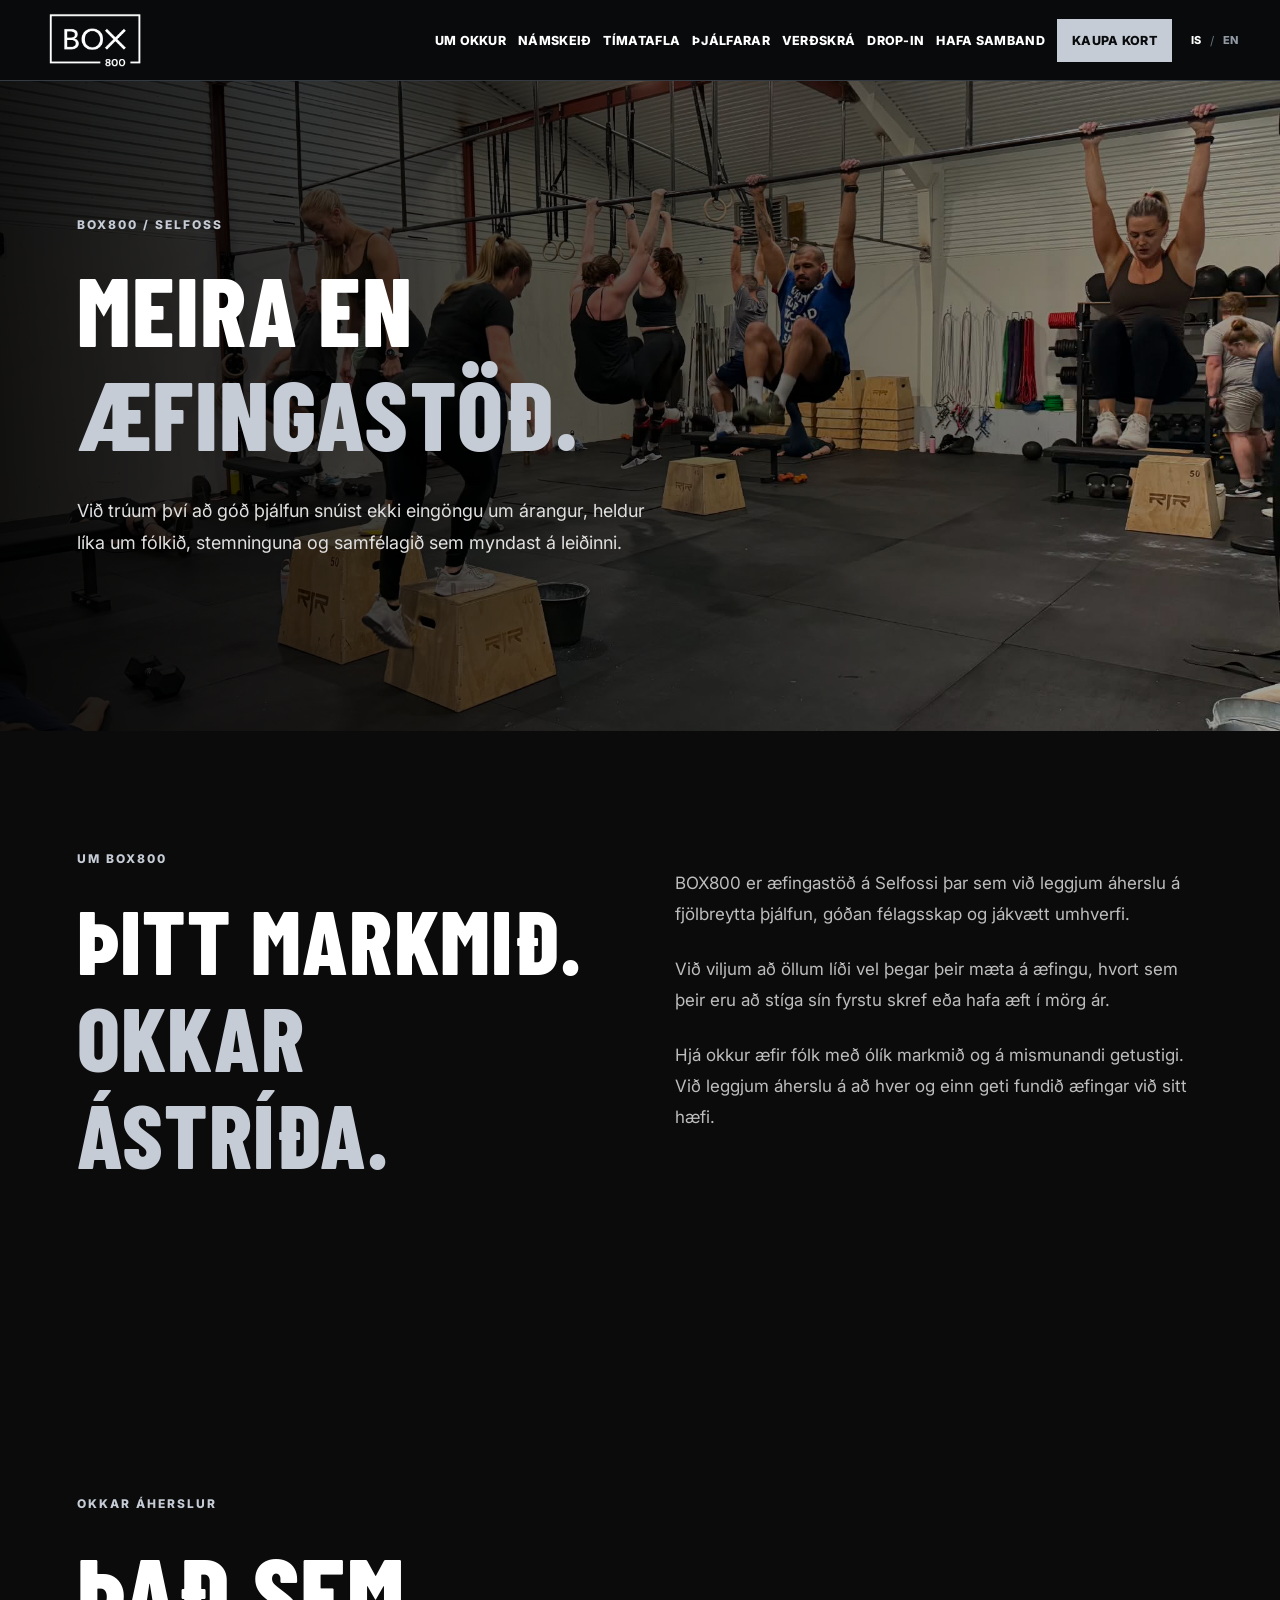
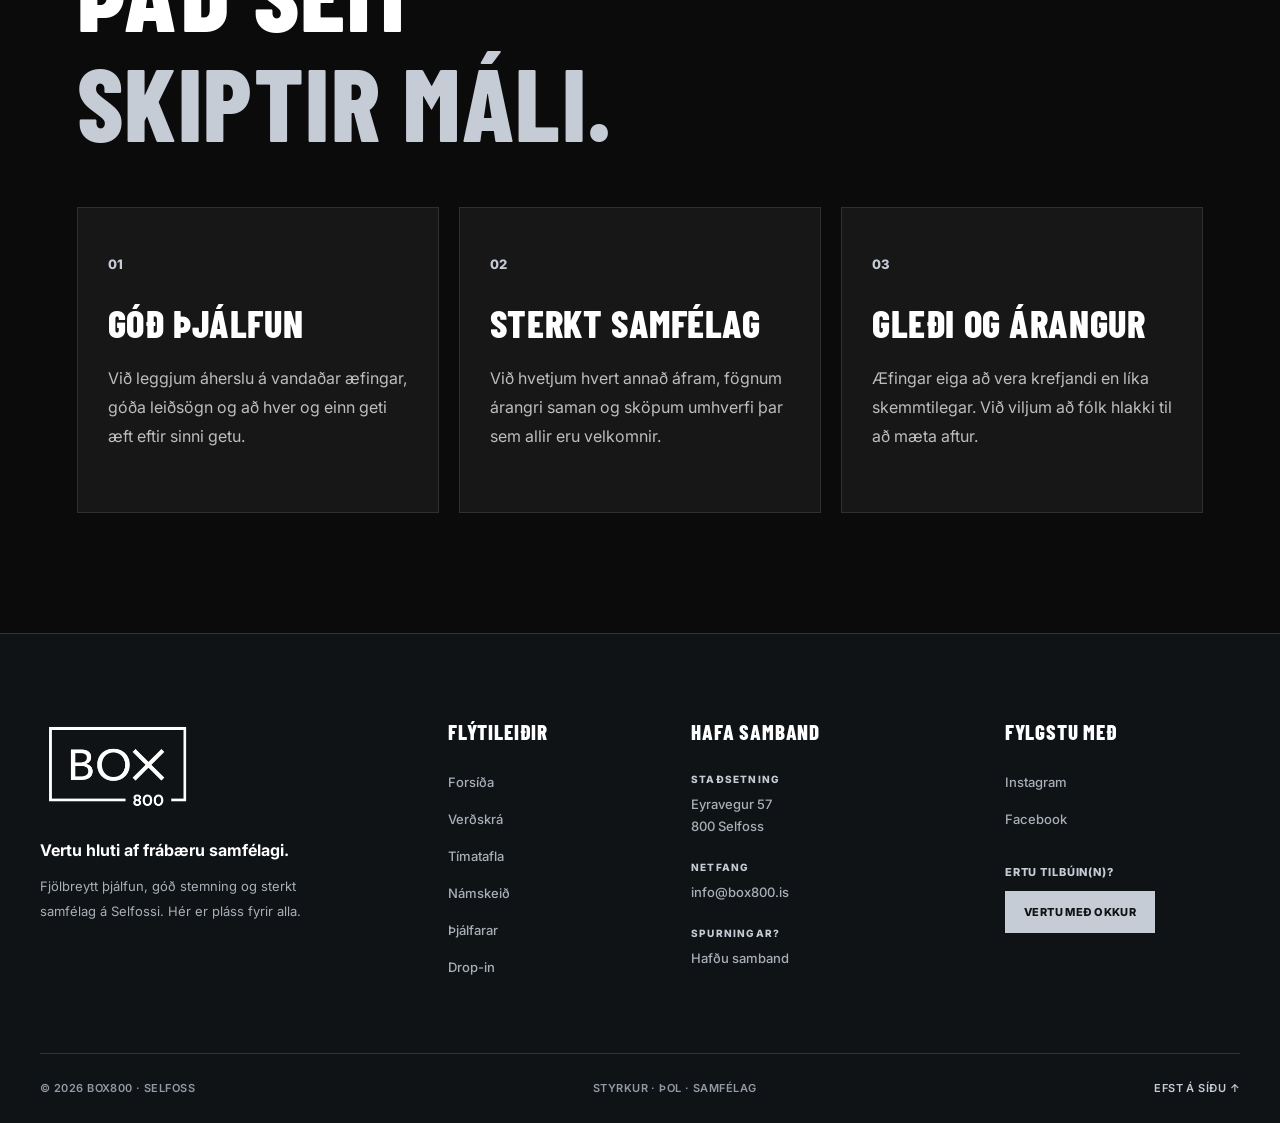
<file: um-okkur.html>
<!DOCTYPE html>
<html lang="is">

<head>
  <meta charset="UTF-8">
  <meta
    name="viewport"
    content="width=device-width, initial-scale=1.0"
  >

  <meta
    name="description"
    content="Kynntu þér BOX800 á Selfossi. Fjölbreytt þjálfun, sterkt samfélag og æfingar fyrir öll getustig."
  >

  <title>Um okkur | BOX800</title>

  <!-- FAVICON -->
  <link rel="icon" type="image/png" sizes="32x32" href="images/favicon-32.png">
  <link rel="icon" type="image/png" sizes="512x512" href="images/favicon-512.png">
  <link rel="apple-touch-icon" href="images/apple-touch-icon.png">
  <meta name="theme-color" content="#090b0d">

  <!-- DEILING Á SAMFÉLAGSMIÐLUM -->
  <link rel="canonical" href="https://www.box800.is/um-okkur.html">
  <meta property="og:type" content="website">
  <meta property="og:site_name" content="BOX800">
  <meta property="og:locale" content="is_IS">
  <meta property="og:title" content="Um okkur | BOX800">
  <meta property="og:description" content="Kynntu þér BOX800 á Selfossi. Fjölbreytt þjálfun, sterkt samfélag og æfingar fyrir öll getustig.">
  <meta property="og:url" content="https://www.box800.is/um-okkur.html">
  <meta property="og:image" content="https://www.box800.is/images/og-mynd.jpg">
  <meta property="og:image:width" content="1200">
  <meta property="og:image:height" content="630">
  <meta property="og:image:alt" content="Iðkendur á æfingu hjá BOX800 á Selfossi">
  <meta name="twitter:card" content="summary_large_image">

  <!-- LETURGERÐIR -->
  <link
    rel="preconnect"
    href="https://fonts.googleapis.com"
  >

  <link
    rel="preconnect"
    href="https://fonts.gstatic.com"
    crossorigin
  >

  <link
    href="https://fonts.googleapis.com/css2?family=Barlow+Condensed:wght@600;700;800;900&family=Inter:wght@400;500;600;700;800&display=swap"
    rel="stylesheet"
  >

  <!-- CSS -->
  <link rel="stylesheet" href="um-okkur.css">
  <link rel="stylesheet" href="header.css">
  <link rel="stylesheet" href="footer.css">
  <link rel="stylesheet" href="halloween.css">
  <script src="halloween.js"></script>

  <!-- JAVASCRIPT -->
  <script src="translations.js" defer></script>
  <script src="language.js" defer></script>
  <script src="header.js" defer></script>
  <script src="footer.js" defer></script>

</head>

<body>

  <!-- SAMEIGINLEG BOX800 VALMYND -->
  <header id="box800-header"></header>

  <main>

    <!-- =====================================
         FORSÍÐUMYND
    ====================================== -->

    <section class="about-hero">

      <div class="hero-content">

        <span class="kicker">
          BOX800 / SELFOSS
        </span>

        <h1>
          MEIRA EN<br>
          <span>ÆFINGASTÖÐ.</span>
        </h1>

        <p>
          Við trúum því að góð þjálfun snúist
          ekki eingöngu um árangur, heldur líka
          um fólkið, stemninguna og samfélagið
          sem myndast á leiðinni.
        </p>

      </div>

    </section>


    <!-- =====================================
         01 / UM BOX800
    ====================================== -->

    <section class="about-intro" id="sagan">

      <div class="container intro-grid">

        <div>

          <span class="kicker">
            UM BOX800
          </span>

          <h2>
            ÞITT MARKMIÐ.<br>
            <span>OKKAR ÁSTRÍÐA.</span>
          </h2>

        </div>

        <div class="intro-text">

          <p>
            BOX800 er æfingastöð á Selfossi
            þar sem við leggjum áherslu á
            fjölbreytta þjálfun, góðan
            félagsskap og jákvætt umhverfi.
          </p>

          <p>
            Við viljum að öllum líði vel
            þegar þeir mæta á æfingu,
            hvort sem þeir eru að stíga
            sín fyrstu skref eða hafa
            æft í mörg ár.
          </p>

          <p>
            Hjá okkur æfir fólk með ólík
            markmið og á mismunandi getustigi.
            Við leggjum áherslu á að hver
            og einn geti fundið æfingar
            við sitt hæfi.
          </p>

        </div>

      </div>

    </section>


    <!-- =====================================
         02 / OKKAR ÁHERSLUR
    ====================================== -->

    <section class="values-section">

      <div class="container">

        <span class="kicker">
          OKKAR ÁHERSLUR
        </span>

        <h2>
          ÞAÐ SEM<br>
          <span>SKIPTIR MÁLI.</span>
        </h2>

        <div class="values-grid">

          <!-- GÓÐ ÞJÁLFUN -->
          <article class="value-card">

            <span class="number">01</span>

            <h3>GÓÐ ÞJÁLFUN</h3>

            <p>
              Við leggjum áherslu á vandaðar
              æfingar, góða leiðsögn og
              að hver og einn geti æft
              eftir sinni getu.
            </p>

          </article>


          <!-- STERKT SAMFÉLAG -->
          <article class="value-card">

            <span class="number">02</span>

            <h3>STERKT SAMFÉLAG</h3>

            <p>
              Við hvetjum hvert annað áfram,
              fögnum árangri saman og
              sköpum umhverfi þar sem
              allir eru velkomnir.
            </p>

          </article>


          <!-- GLEÐI OG ÁRANGUR -->
          <article class="value-card">

            <span class="number">03</span>

            <h3>GLEÐI OG ÁRANGUR</h3>

            <p>
              Æfingar eiga að vera krefjandi
              en líka skemmtilegar.
              Við viljum að fólk hlakki
              til að mæta aftur.
            </p>

          </article>

        </div>

      </div>

    </section>

  </main>

  <!-- SAMEIGINLEGUR FOOTER -->
  <footer id="box800-footer"></footer>

</body>
</html>
</file>
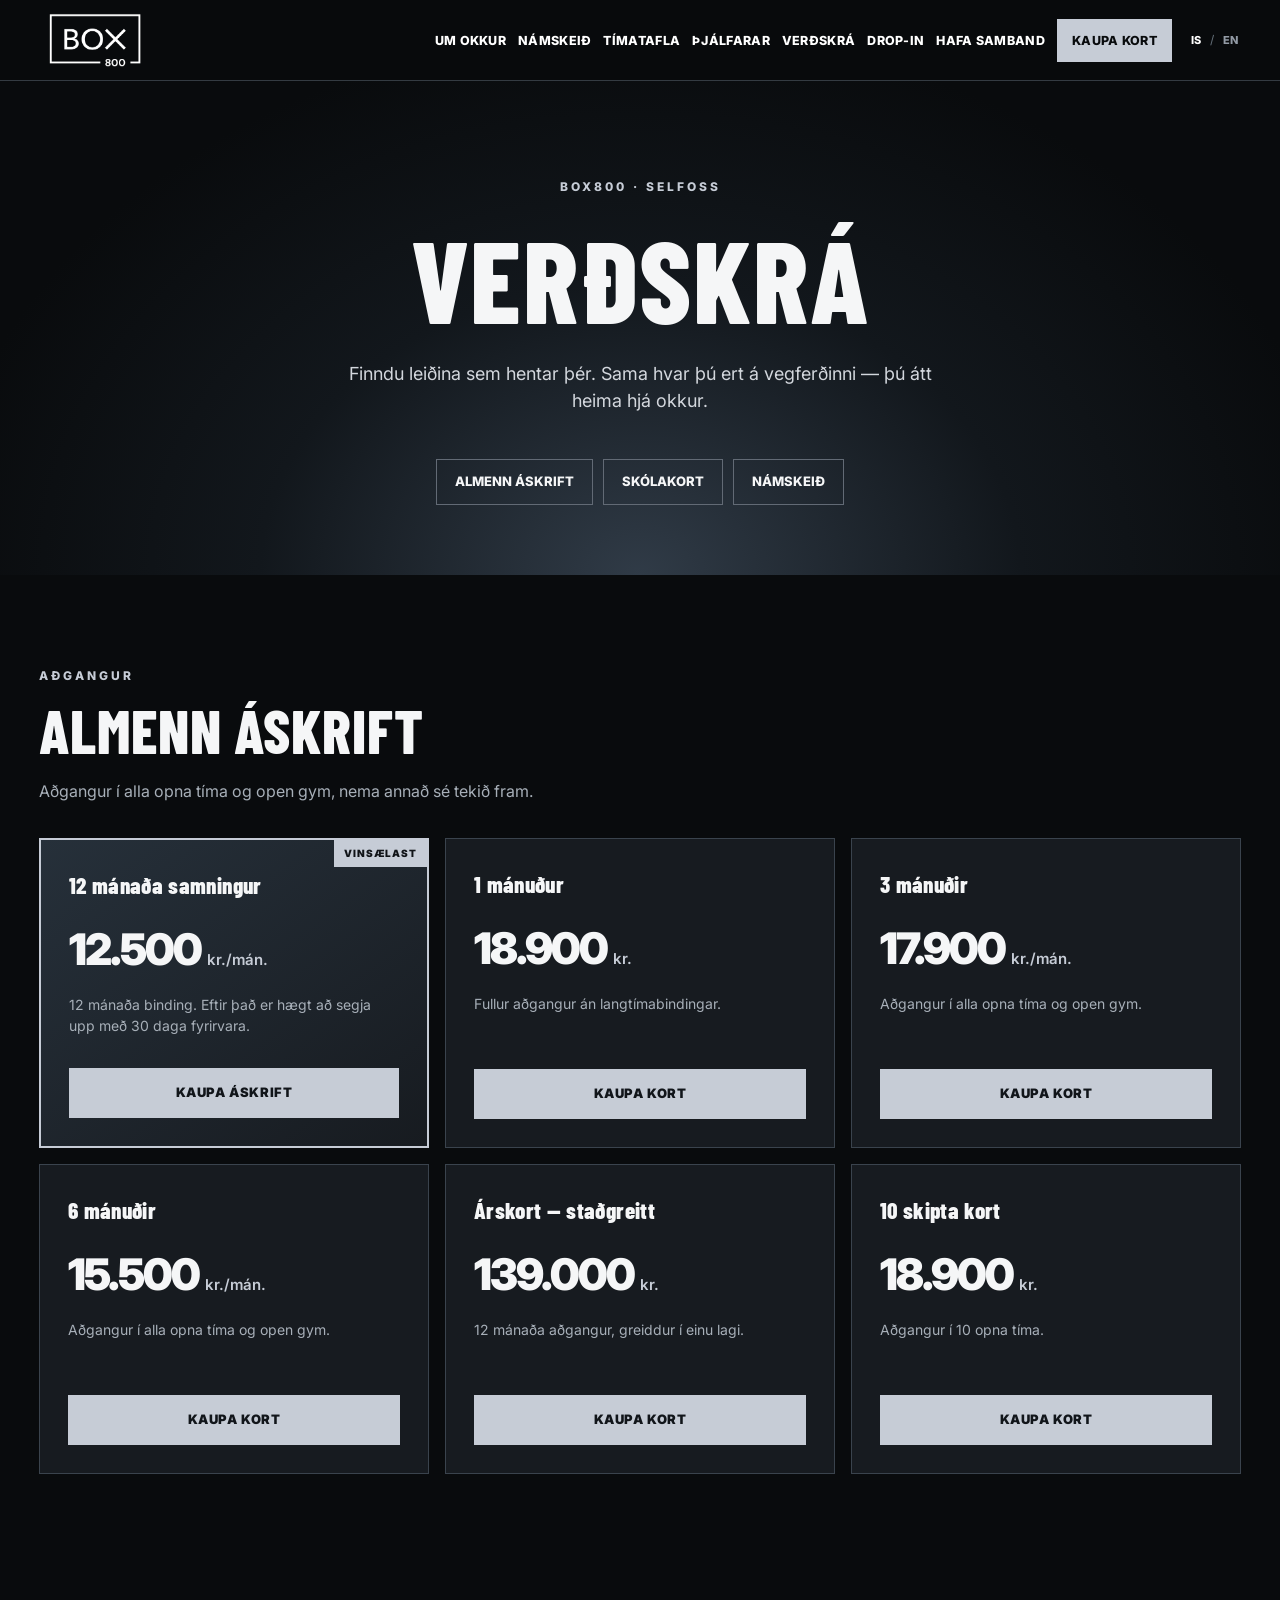
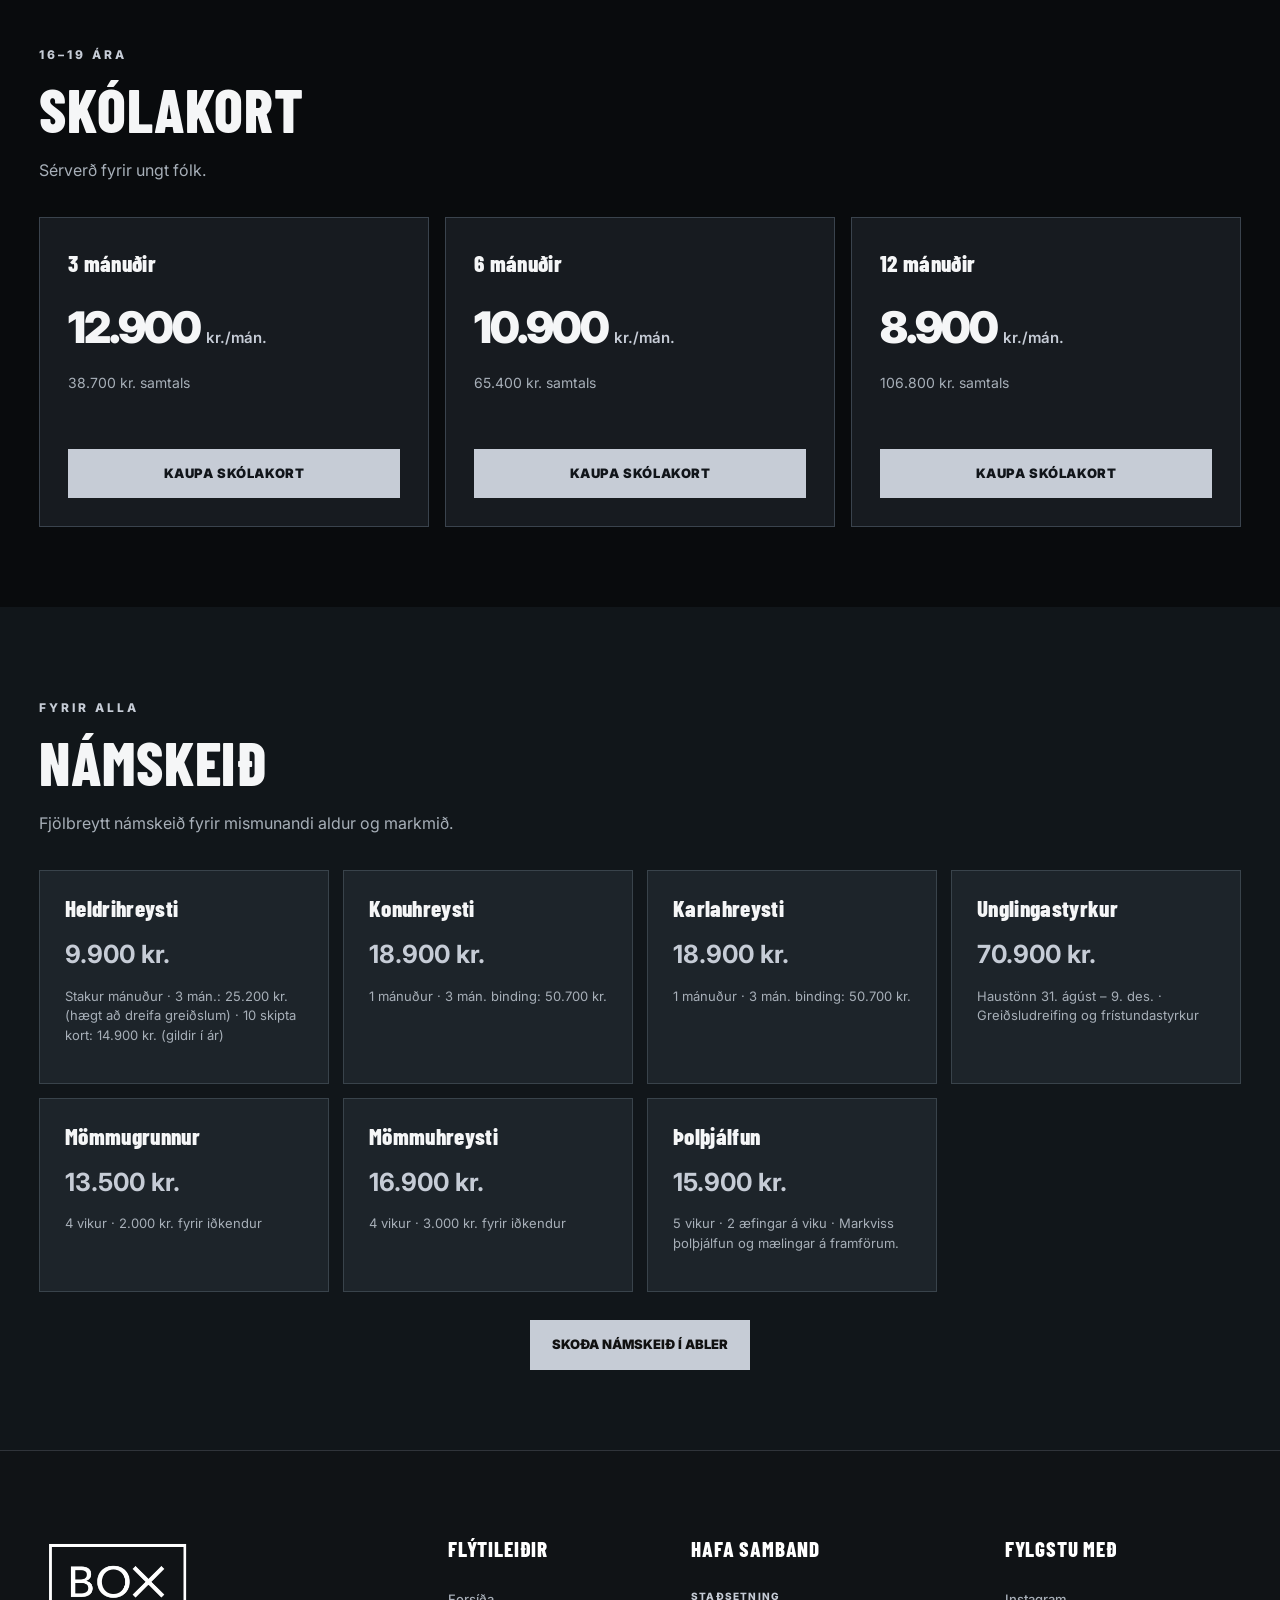
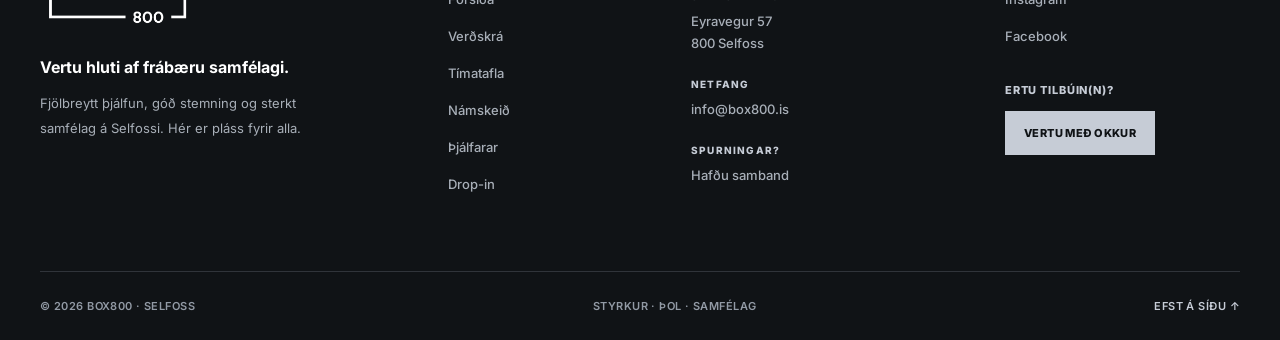
<file: verdskra.html>
<!DOCTYPE html>
<html lang="is">
<head>
  <meta charset="UTF-8">
  <meta name="viewport" content="width=device-width, initial-scale=1">

  <meta
    name="description"
    content="Verðskrá BOX800 á Selfossi. Skoðaðu áskriftir, námskeið og skólakort."
  >

  <title>Verðskrá | BOX800</title>

  <!-- FAVICON -->
  <link rel="icon" type="image/png" sizes="32x32" href="images/favicon-32.png">
  <link rel="icon" type="image/png" sizes="512x512" href="images/favicon-512.png">
  <link rel="apple-touch-icon" href="images/apple-touch-icon.png">
  <meta name="theme-color" content="#090b0d">

  <!-- DEILING Á SAMFÉLAGSMIÐLUM -->
  <link rel="canonical" href="https://www.box800.is/verdskra.html">
  <meta property="og:type" content="website">
  <meta property="og:site_name" content="BOX800">
  <meta property="og:locale" content="is_IS">
  <meta property="og:title" content="Verðskrá | BOX800">
  <meta property="og:description" content="Verðskrá BOX800 á Selfossi. Skoðaðu áskriftir, námskeið og skólakort.">
  <meta property="og:url" content="https://www.box800.is/verdskra.html">
  <meta property="og:image" content="https://www.box800.is/images/og-mynd.jpg">
  <meta property="og:image:width" content="1200">
  <meta property="og:image:height" content="630">
  <meta property="og:image:alt" content="Iðkendur á æfingu hjá BOX800 á Selfossi">
  <meta name="twitter:card" content="summary_large_image">

  <link rel="preconnect" href="https://fonts.googleapis.com">
  <link rel="preconnect" href="https://fonts.gstatic.com" crossorigin>

  <link
    href="https://fonts.googleapis.com/css2?family=Barlow+Condensed:wght@600;700;800;900&family=Inter:wght@400;500;600;700;800&display=swap"
    rel="stylesheet"
  >

  <link rel="stylesheet" href="style.css">
  <link rel="stylesheet" href="verdskra.css">
  <link rel="stylesheet" href="header.css">
  <link rel="stylesheet" href="footer.css">
  <link rel="stylesheet" href="halloween.css">
  <script src="halloween.js"></script>

  <script src="translations.js" defer></script>
  <script src="language.js" defer></script>
  <script src="header.js" defer></script>
  <script src="footer.js" defer></script>
</head>

<body>

  <header id="box800-header"></header>

  <main>

    <!-- KYNNING -->
    <section class="price-hero">

      <p class="price-eyebrow">
        BOX800 · SELFOSS
      </p>

      <h1>VERÐSKRÁ</h1>

      <p>
        Finndu leiðina sem hentar þér.
        Sama hvar þú ert á vegferðinni —
        þú átt heima hjá okkur.
      </p>

      <nav class="price-tabs" aria-label="Verðflokkar">
        <a href="#almenn">Almenn áskrift</a>
        <a href="#skolakort">Skólakort</a>
        <a href="#namskeid">Námskeið</a>
      </nav>

    </section>

    <!-- ALMENN ÁSKRIFT -->
    <section class="price-section" id="almenn">

      <div class="price-section-title">
        <p>AÐGANGUR</p>
        <h2>ALMENN ÁSKRIFT</h2>
        <span>
          Aðgangur í alla opna tíma og open gym,
          nema annað sé tekið fram.
        </span>
      </div>

      <div class="price-grid">

        <article class="price-card featured">
          <span class="price-tag">VINSÆLAST</span>
          <h3>12 mánaða samningur</h3>
          <div class="price-amount">
            12.500 <small>kr./mán.</small>
          </div>
          <p>
            12 mánaða binding. Eftir það er hægt
            að segja upp með 30 daga fyrirvara.
          </p>
          <a
            class="price-button"
            href="https://www.abler.io/shop/box800?program=Q2x1YlNlcnZpY2U6MTQ5NTc="
          >
            KAUPA ÁSKRIFT
          </a>
        </article>

        <article class="price-card">
          <h3>1 mánuður</h3>
          <div class="price-amount">
            18.900 <small>kr.</small>
          </div>
          <p>Fullur aðgangur án langtímabindingar.</p>
          <a
            class="price-button"
            href="https://www.abler.io/shop/box800?program=Q2x1YlNlcnZpY2U6MTQ5NTc="
          >
            KAUPA KORT
          </a>
        </article>

        <article class="price-card">
          <h3>3 mánuðir</h3>
          <div class="price-amount">
            17.900 <small>kr./mán.</small>
          </div>
          <p>Aðgangur í alla opna tíma og open gym.</p>
          <a
            class="price-button"
            href="https://www.abler.io/shop/box800?program=Q2x1YlNlcnZpY2U6MTQ5NTc="
          >
            KAUPA KORT
          </a>
        </article>

        <article class="price-card">
          <h3>6 mánuðir</h3>
          <div class="price-amount">
            15.500 <small>kr./mán.</small>
          </div>
          <p>Aðgangur í alla opna tíma og open gym.</p>
          <a
            class="price-button"
            href="https://www.abler.io/shop/box800?program=Q2x1YlNlcnZpY2U6MTQ5NTc="
          >
            KAUPA KORT
          </a>
        </article>

        <article class="price-card">
          <h3>Árskort — staðgreitt</h3>
          <div class="price-amount">
            139.000 <small>kr.</small>
          </div>
          <p>12 mánaða aðgangur, greiddur í einu lagi.</p>
          <a
            class="price-button"
            href="https://www.abler.io/shop/box800?program=Q2x1YlNlcnZpY2U6MTQ5NTc="
          >
            KAUPA KORT
          </a>
        </article>

        <article class="price-card">
          <h3>10 skipta kort</h3>
          <div class="price-amount">
            18.900 <small>kr.</small>
          </div>
          <p>Aðgangur í 10 opna tíma.</p>
          <a
            class="price-button"
            href="https://www.abler.io/shop/box800?program=Q2x1YlNlcnZpY2U6MTQ5NTc="
          >
            KAUPA KORT
          </a>
        </article>

      </div>

    </section>

    <!-- SKÓLAKORT -->
    <section class="price-section" id="skolakort">

      <div class="price-section-title">
        <p>16–19 ÁRA</p>
        <h2>SKÓLAKORT</h2>
        <span>Sérverð fyrir ungt fólk.</span>
      </div>

      <div class="price-grid school-grid">

        <article class="price-card">
          <h3>3 mánuðir</h3>
          <div class="price-amount">
            12.900 <small>kr./mán.</small>
          </div>
          <p>38.700 kr. samtals</p>
          <a
            class="price-button"
            href="https://www.abler.io/shop/box800?program=Q2x1YlNlcnZpY2U6MjAzNDE="
          >
            KAUPA SKÓLAKORT
          </a>
        </article>

        <article class="price-card">
          <h3>6 mánuðir</h3>
          <div class="price-amount">
            10.900 <small>kr./mán.</small>
          </div>
          <p>65.400 kr. samtals</p>
          <a
            class="price-button"
            href="https://www.abler.io/shop/box800?program=Q2x1YlNlcnZpY2U6MjAzNDE="
          >
            KAUPA SKÓLAKORT
          </a>
        </article>

        <article class="price-card">
          <h3>12 mánuðir</h3>
          <div class="price-amount">
            8.900 <small>kr./mán.</small>
          </div>
          <p>106.800 kr. samtals</p>
          <a
            class="price-button"
            href="https://www.abler.io/shop/box800?program=Q2x1YlNlcnZpY2U6MjAzNDE="
          >
            KAUPA SKÓLAKORT
          </a>
        </article>

      </div>

    </section>

    <!-- NÁMSKEIÐ -->
    <section class="price-section alternate" id="namskeid">

      <div class="price-section-title">
        <p>FYRIR ALLA</p>
        <h2>NÁMSKEIÐ</h2>
        <span>
          Fjölbreytt námskeið fyrir mismunandi aldur og markmið.
        </span>
      </div>

      <div class="course-grid">

        <article class="course-card">
          <h3>Heldrihreysti</h3>
          <strong>9.900 kr.</strong>
          <p>
            Stakur mánuður · 3 mán.: 25.200 kr.
            (hægt að dreifa greiðslum)
            · 10 skipta kort: 14.900 kr. (gildir í ár)
          </p>
        </article>

        <article class="course-card">
          <h3>Konuhreysti</h3>
          <strong>18.900 kr.</strong>
          <p>1 mánuður · 3 mán. binding: 50.700 kr.</p>
        </article>

        <article class="course-card">
          <h3>Karlahreysti</h3>
          <strong>18.900 kr.</strong>
          <p>1 mánuður · 3 mán. binding: 50.700 kr.</p>
        </article>

        <article class="course-card">
          <h3>Unglingastyrkur</h3>
          <strong>70.900 kr.</strong>
          <p>
            Haustönn 31. ágúst – 9. des. ·
            Greiðsludreifing og frístundastyrkur
          </p>
        </article>

        <article class="course-card">
          <h3>Mömmugrunnur</h3>
          <strong>13.500 kr.</strong>
          <p>4 vikur · 2.000 kr. fyrir iðkendur</p>
        </article>

        <article class="course-card">
          <h3>Mömmuhreysti</h3>
          <strong>16.900 kr.</strong>
          <p>4 vikur · 3.000 kr. fyrir iðkendur</p>
        </article>

        <article class="course-card">
          <h3>Þolþjálfun</h3>
          <strong>15.900 kr.</strong>
          <p>
            5 vikur · 2 æfingar á viku ·
            Markviss þolþjálfun og mælingar á framförum.
          </p>
        </article>

      </div>

      <a
        class="course-cta"
        href="https://www.abler.io/shop/box800"
      >
        SKOÐA NÁMSKEIÐ Í ABLER
      </a>

    </section>

  </main>

  <!-- SAMEIGINLEGUR FOOTER -->
  <footer id="box800-footer"></footer>

</body>
</html>
</file>
<file: style.css>
/* ==========================================
   BOX800 - STYLE.CSS
========================================== */

:root {
  --blue: #c6ccd6;
  --black: #090b0d;
  --dark: #15191d;
  --white: #fff;
  --muted: #c3c7cc;
  --max: 1200px;
}

/* GRUNNSTILLINGAR */

* {
  box-sizing: border-box;
}

html {
  scroll-behavior: smooth;
  scroll-padding-top: 85px;
}

body {
  margin: 0;
  background: var(--black);
  color: var(--white);
  font-family: "Inter", Arial, sans-serif;
  line-height: 1.6;
}

a {
  color: inherit;
  text-decoration: none;
}

button {
  font: inherit;
}

img {
  display: block;
  max-width: 100%;
}

.container {
  width: min(calc(100% - 44px), var(--max));
  margin: auto;
}

h1,
h2,
h3 {
  font-family: "Barlow Condensed", Impact, sans-serif;
  font-weight: 800;
  line-height: 1.08;
  letter-spacing: 0.015em;
}

h2 {
  font-size: clamp(43px, 6vw, 82px);
  margin: 20px 0 28px;
}

h2 span {
  color: var(--blue);
}

.section {
  padding: 100px 0;
}

.kicker,
.eyebrow {
  color: var(--blue);
  font-size: 12px;
  font-weight: 800;
  letter-spacing: 2px;
}

.subtle,
.edit-note {
  color: #9ea7ae;
  font-size: 13px;
}

/* ==========================================
   1. FORSÍÐA
========================================== */

.hero {
  min-height: 710px;
  min-height: min(820px, calc(100svh - 80px));
  position: relative;
  display: flex;
  align-items: center;
  overflow: hidden;
  background: #171b20;
}

.hero-photo {
  position: absolute;
  inset: 0;

  background-image:
    linear-gradient(
      90deg,
      rgba(4, 6, 8, 0.94) 0%,
      rgba(4, 6, 8, 0.75) 38%,
      rgba(4, 6, 8, 0.20) 100%
    ),
    url("images/forsida.webp");

  background-position: center, 65% center;
  background-size: cover;
  background-repeat: no-repeat;
}

.hero-content {
  position: relative;
  z-index: 1;
  padding: 100px 0 120px;
}

.hero h1 {
  font-size: clamp(52px, 7.5vw, 108px);
  max-width: 1040px;
  margin: 24px 0;
}

.hero h1 em {
  color: var(--blue);
  font-style: normal;
}

.hero p {
  font-size: 17px;
  max-width: 485px;
  color: #e4e6e8;
}

.hero-actions {
  display: flex;
  flex-wrap: wrap;
  gap: 12px;
  margin-top: 30px;
}

/* HNAPPAR */

.btn {
  display: inline-flex;
  align-items: center;
  justify-content: center;
  padding: 16px 22px;
  font-size: 12px;
  font-weight: 800;
  letter-spacing: 0.5px;
  transition:
    transform 0.2s ease,
    background 0.2s ease;
}

.btn:hover {
  transform: translateY(-3px);
}

.btn-primary {
  background: var(--blue);
  color: #101215;
}

.btn-primary:hover {
  background: #e6e9ef;
}

.btn-outline {
  border: 1px solid #d6d6d6;
  color: #fff;
}

.btn-outline:hover {
  background: #fff;
  color: #111;
}

.hero-scroll {
  position: absolute;
  bottom: 24px;
  left: 50%;
  transform: translateX(-50%);
  display: flex;
  justify-content: space-between;
  z-index: 2;
  font-size: 10px;
  font-weight: 800;
  letter-spacing: 1.5px;
}

/* ==========================================
   2. AFSLÁTTARBORÐI
========================================== */

.ticker {
  display: block;
  background: var(--blue);
  color: #101215;
  overflow: hidden;
  padding: 12px 0;
  text-decoration: none;
  cursor: pointer;
}

.ticker-track {
  display: flex;
  width: max-content;
  font: 800 27px "Barlow Condensed", sans-serif;
  letter-spacing: 2px;
  white-space: nowrap;
  animation: slide 22s linear infinite;
}

.ticker-track span {
  padding-right: 12px;
}

@keyframes slide {
  to {
    transform: translateX(-50%);
  }
}

.ticker:hover {
  background: #e6e9ef;
}

.ticker:focus-visible {
  outline: 3px solid #fff;
  outline-offset: -3px;
}

/* ==========================================
   3. UM OKKUR
========================================== */

.about {
  background: var(--dark);
}

.about-grid {
  display: grid;
  grid-template-columns: 1fr 1fr;
  align-items: center;
  gap: 70px;
}

.about-copy p {
  color: var(--muted);
  max-width: 510px;
}

.text-link {
  display: inline-block;
  margin-top: 18px;
  font-size: 12px;
  font-weight: 800;
  border-bottom: 2px solid var(--blue);
  padding-bottom: 8px;
}

.about-photos {
  display: grid;
  grid-template-columns: 1fr 1fr;
  gap: 12px;
  align-items: center;
}

.about-photos img {
  width: 100%;
  height: 380px;
  object-fit: cover;
}

.about-photos img:last-child {
  height: 315px;
  transform: translateY(34px);
}

/* ==========================================
   4. ÆFINGAR OG NÁMSKEIÐ
========================================== */

.section-heading {
  display: flex;
  align-items: end;
  justify-content: space-between;
  gap: 30px;
  margin-bottom: 35px;
}

.section-heading p {
  max-width: 250px;
  color: var(--muted);
}

.program-grid {
  display: grid;
  grid-template-columns: repeat(4, minmax(0, 1fr));
  gap: 13px;
}

.program-card {
  position: relative;
  height: 470px;
  min-width: 0;
  overflow: hidden;
  isolation: isolate;
  background: #23282d;
}

.program-card > img {
  position: absolute;
  inset: 0;
  display: block;
  width: 100%;
  height: 100%;
  object-fit: cover;
  object-position: center;
  transition: transform 0.4s ease;
}

/* SÉRSTÖK STAÐSETNING HYROX MYNDAR */

.program-card-hyrox > img {
  object-position: 50% 35%;
}

.program-card:hover > img {
  transform: scale(1.06);
}

.program-shade {
  position: absolute;
  inset: 0;
  z-index: 1;
  pointer-events: none;
  background: linear-gradient(
    to top,
    rgba(0, 0, 0, 0.94) 0%,
    rgba(0, 0, 0, 0.55) 48%,
    rgba(0, 0, 0, 0.05) 100%
  );
}

.program-content {
  position: absolute;
  bottom: 0;
  left: 0;
  right: 0;
  z-index: 2;
  padding: 22px;
}

.program-content > span {
  font-size: 11px;
  color: var(--blue);
  font-weight: 800;
  letter-spacing: 1px;
}

.program-content h3 {
  font-size: clamp(29px, 2.8vw, 43px);
  margin: 12px 0;
}

.program-content p {
  font-size: 14px;
  color: #e2e2e2;
  line-height: 1.5;
}

.program-content a {
  font-size: 12.5px;
  font-weight: 800;
  color: var(--blue);
}

.program-content a:hover {
  color: #fff;
}

.edit-note {
  margin-top: 22px;
}

/* ==========================================
   5. MYNDASAFN
========================================== */

.training-gallery {
  background: #090b0d;
}

.gallery-heading {
  margin-bottom: 40px;
}

.gallery-heading h2 {
  font-size: clamp(48px, 7vw, 95px);
  line-height: 1.08;
  margin: 18px 0 25px;
}

.gallery-heading p {
  color: #c3c7cc;
  max-width: 560px;
  font-size: 16px;
  line-height: 1.7;
}

.training-gallery-grid {
  display: grid;
  grid-template-columns: 1.4fr 1fr 1fr;
  gap: 14px;
}

.gallery-photo {
  position: relative;
  height: 450px;
  overflow: hidden;
  background: #15191d;
}

.gallery-photo img {
  display: block;
  width: 100%;
  height: 100%;
  object-fit: cover;
  object-position: center;
  transition: transform 0.5s ease;
}

.gallery-photo:hover img {
  transform: scale(1.05);
}

/* ==========================================
   6. SAMFÉLAGSMYNDIR
========================================== */

.community {
  background: var(--dark);
}

.community-grid {
  display: grid;
  grid-template-columns: repeat(3, 1fr);
  gap: 14px;
}

.community-grid img {
  height: 430px;
  width: 100%;
  object-fit: cover;
}

/* ==========================================
   7. UPPLÝSINGAKAFLAR
========================================== */

.detail-grid {
  display: grid;
  grid-template-columns: 1fr 1fr;
  gap: 70px;
  align-items: center;
}

.detail-grid p {
  max-width: 470px;
  color: var(--muted);
  margin-bottom: 25px;
}

.details-alt {
  background: var(--dark);
}

/* ==========================================
   8. SKRÁNING / SAMBAND
========================================== */

.contact {
  text-align: center;
  background: linear-gradient(145deg, #202831, #090b0d);
}

.contact-inner {
  max-width: 820px;
}

.contact h2 {
  font-size: clamp(58px, 9vw, 112px);
}

.contact p {
  max-width: 510px;
  margin: 20px auto 30px;
  color: var(--muted);
}

/* ==========================================
   9. SPJALDTÖLVUR
========================================== */

@media (max-width: 1050px) {
  .program-grid {
    grid-template-columns: repeat(2, minmax(0, 1fr));
  }

  .program-content h3 {
    font-size: 40px;
  }
}

@media (max-width: 900px) {
  .training-gallery-grid {
    grid-template-columns: repeat(2, minmax(0, 1fr));
  }

  .gallery-photo {
    height: 350px;
  }

  .gallery-photo-large {
    grid-column: 1 / -1;
    height: 420px;
  }
}

/* ==========================================
   10. FARSÍMAR
========================================== */

@media (max-width: 760px) {
  .container {
    width: min(calc(100% - 32px), var(--max));
  }

  .section {
    padding: 70px 0;
  }

  /* FORSÍÐUMYND */

  .hero {
    min-height: 690px;
  }

  .hero-photo {
    background-image:
      linear-gradient(
        180deg,
        rgba(4, 6, 8, 0.30) 0%,
        rgba(4, 6, 8, 0.58) 45%,
        rgba(4, 6, 8, 0.88) 100%
      ),
      url("images/forsida.webp");

    background-size: cover, auto 130%;
    background-position: center, center bottom;
    background-repeat: no-repeat;
  }

  .hero-content {
    padding: 85px 0 110px;
  }

  .hero h1 {
    font-size: clamp(43px, 9vw, 70px);
  }

  .hero p {
    font-size: 15px;
  }

  /* UM OKKUR */

  .about-grid,
  .detail-grid {
    grid-template-columns: 1fr;
    gap: 30px;
  }

  .about-photos img {
    height: 300px;
  }

  .about-photos img:last-child {
    height: 260px;
  }

  .section-heading {
    display: block;
  }

  /* ÆFINGAKORT */

  .program-grid {
    grid-template-columns: minmax(0, 1fr);
    gap: 20px;
  }

  .program-card {
    width: 100%;
    height: 440px;
    min-height: 440px;
    max-height: 440px;
  }

  .program-card > img {
    position: absolute;
    inset: 0;
    width: 100%;
    height: 100%;
    object-fit: cover;
    object-position: center;
  }

  /* HYROX MYND Í SÍMA */

  .program-card-hyrox > img {
    object-position: 50% 25%;
  }

  .program-shade {
    background: linear-gradient(
      to top,
      rgba(0, 0, 0, 0.92) 0%,
      rgba(0, 0, 0, 0.35) 55%,
      rgba(0, 0, 0, 0.08) 100%
    );
  }

  .program-content {
    position: absolute;
    inset: auto 0 0;
    padding: 28px;
  }

  .program-content h3 {
    font-size: clamp(36px, 9vw, 45px);
    line-height: 1.05;
  }

  .program-content p {
    font-size: 13px;
    line-height: 1.5;
  }

  .community-grid img {
    height: 260px;
  }
}

/* ==========================================
   11. MINNI SÍMAR
========================================== */

@media (max-width: 600px) {
  .gallery-heading h2 {
    font-size: clamp(42px, 10vw, 65px);
  }

  .training-gallery-grid {
    grid-template-columns: 1fr 1fr;
    gap: 10px;
  }

  .gallery-photo {
    height: 230px;
  }

  .gallery-photo-large {
    grid-column: 1 / -1;
    height: 320px;
  }
}

@media (max-width: 500px) {
  .hero h1 {
    font-size: clamp(35px, 9.3vw, 48px);
  }

  .hero-actions {
    flex-direction: column;
    align-items: stretch;
  }

  .hero-scroll {
    font-size: 9px;
  }

  .community-grid {
    grid-template-columns: 1fr 1fr;
  }

  .community-grid img {
    height: 240px;
  }

  .community-grid img:last-child {
    display: none;
  }
}

/* ==========================================
   12. MINNI HREYFING
========================================== */

@media (prefers-reduced-motion: reduce) {
  html {
    scroll-behavior: auto;
  }

  .ticker-track {
    animation: none;
  }

  .program-card > img,
  .gallery-photo img,
  .btn {
    transition: none;
  }
}
</file>
<file: header.css>
/* ==========================================
   BOX800 - SAMEIGINLEG VALMYND
   ========================================== */

.site-header {
  position: sticky;
  top: 0;
  z-index: 1000;
  width: 100%;
  background: rgba(9, 11, 13, 0.96);
  border-bottom: 1px solid #343b42;
  backdrop-filter: blur(10px);
  -webkit-backdrop-filter: blur(10px);
}

.site-header *,
.site-header *::before,
.site-header *::after {
  box-sizing: border-box;
}

/* HEADER */

.site-header .nav-wrap {
  width: min(calc(100% - 44px), 1200px);
  min-height: 80px;
  margin: 0 auto;

  display: flex;
  align-items: center;
  justify-content: space-between;
  gap: 12px;
}

/* LOGO */

.site-header .brand {
  display: flex;
  align-items: center;
  flex-shrink: 0;
}

.site-header .brand-logo {
  display: block;
  width: 110px;
  height: auto;
  max-height: 62px;
  object-fit: contain;
}

/* VALMYND */

.site-header .main-nav {
  display: flex;
  align-items: center;
  justify-content: flex-end;
  flex-wrap: nowrap;
  gap: 12px;
  min-width: 0;
}

.site-header .main-nav a {
  display: inline-flex;
  align-items: center;
  justify-content: center;

  color: #ffffff;
  text-decoration: none;

  font-family: Inter, Arial, sans-serif;
  font-size: 12.5px;
  font-weight: 800;
  line-height: 1.2;
  letter-spacing: 0.3px;
  text-transform: uppercase;

  white-space: nowrap;
  flex-shrink: 0;
}

.site-header .main-nav a:hover {
  color: #c6ccd6;
}

/* KAUPA KORT - GRÁR TAKKI */

.site-header .main-nav .nav-cta {
  background: #c6ccd6;
  color: #090b0d;
  padding: 14px 15px;
  white-space: nowrap;
}

.site-header .main-nav .nav-cta:hover {
  background: #e6e9ef;
  color: #090b0d;
}

/* HAMBURGER FALINN Á TÖLVU */

.site-header .menu-toggle {
  display: none;
}

/* MINNI TÖLVUSKJÁIR */

@media (max-width: 900px) and (min-width: 761px) {

  .site-header .nav-wrap {
    width: calc(100% - 24px);
    gap: 8px;
  }

  .site-header .brand-logo {
    width: 90px;
  }

  .site-header .main-nav {
    gap: 7px;
  }

  .site-header .main-nav a {
    font-size: 10.5px;
    letter-spacing: 0;
  }

  .site-header .main-nav .nav-cta {
    padding: 12px 10px;
  }
}

/* FARSÍMAR */

@media (max-width: 760px) {

  .site-header .nav-wrap {
    width: calc(100% - 32px);
    min-height: 70px;
  }

  .site-header .brand-logo {
    width: 102px;
  }

  /* HAMBURGER */

  .site-header .menu-toggle {
    display: flex;
    flex-direction: column;
    justify-content: center;
    gap: 5px;

    width: 44px;
    height: 44px;
    padding: 10px;

    background: transparent;
    border: 1px solid #65707a;
    cursor: pointer;
    flex-shrink: 0;
  }

  .site-header .menu-toggle span {
    display: block;
    width: 100%;
    height: 2px;
    background: #ffffff;
  }

  /* FELLIVALMYND */

  .site-header .main-nav {
    display: none;
    position: absolute;

    top: 100%;
    left: 0;
    right: 0;

    width: 100%;
    padding: 22px 20px;

    background: #101419;
    border-bottom: 1px solid #343b42;

    flex-direction: column;
    align-items: stretch;
    gap: 0;
  }

  .site-header .main-nav.is-open {
    display: flex;
  }

  .site-header .main-nav a {
    display: flex;
    justify-content: flex-start;
    width: 100%;
    padding: 14px 10px;

    font-size: 14px;
    letter-spacing: 0.6px;
    white-space: normal;
  }

  /* KAUPA KORT Í FARSÍMAVALMYND */

  .site-header .main-nav .nav-cta {
    justify-content: center;
    margin-top: 12px;
    padding: 16px 20px;
    text-align: center;
  }
}

/* LITLIR FARSÍMAR */

@media (max-width: 480px) {

  .site-header .nav-wrap {
    width: calc(100% - 28px);
  }

  .site-header .brand-logo {
    width: 100px;
  }
}

/* ==========================================
   BOX800 - SAMRÆMDUR HEADER Á ÖLLUM SÍÐUM
   ========================================== */

.site-header .header-container {
  padding: 0;
  max-width: none;
}

.site-header .header-container > a:first-child {
  display: flex;
  align-items: center;
  flex-shrink: 0;
}
/* ==========================================
   BOX800 - LANGUAGE SWITCH
========================================== */

.site-header .language-switch {
  display: flex;
  align-items: center;
  justify-content: center;
  gap: 7px;
  flex-shrink: 0;
  margin-left: 5px;
}

.site-header .language-switch button {
  appearance: none;
  background: transparent;
  border: 0;
  padding: 7px 2px;
  color: #929aa5;
  font-family: "Inter", sans-serif;
  font-size: 11px;
  font-weight: 800;
  cursor: pointer;
  transition: color 0.2s ease;
}

.site-header .language-switch button:hover,
.site-header .language-switch button.is-active {
  color: #ffffff;
}

.site-header .language-switch span {
  color: #65707a;
  font-size: 12px;
}

@media (max-width: 760px) {

  .site-header .language-switch {
    justify-content: flex-start;
    margin: 16px 0 0;
    padding: 12px 10px;
    border-top: 1px solid #343b42;
  }

  .site-header .language-switch button {
    font-size: 15px;
    padding: 8px 5px;
  }

}
</file>
<file: footer.css>
/* =========================================
   BOX800 - SAMEIGINLEGUR FOOTER
========================================= */

.site-footer {
  background: #101316;
  color: #fff;
  border-top: 1px solid #30343a;
  font-family: "Inter", sans-serif;
}

.site-footer * {
  box-sizing: border-box;
}

.footer-container {
  width: min(calc(100% - 44px), 1200px);
  margin: 0 auto;
}

.footer-grid {
  display: grid;
  grid-template-columns: 1.5fr 0.8fr 1.1fr 1fr;
  gap: 55px;
  padding: 85px 0 75px;
}

/* LOGO */

.footer-logo {
  display: block;
  width: 155px;
  max-width: 100%;
  height: auto;
}

.footer-tagline {
  margin: 25px 0 12px;
  color: #fff;
  font-size: 16px;
  font-weight: 700;
  line-height: 1.5;
}

.footer-description {
  max-width: 280px;
  margin: 0;
  color: #a8afb8;
  font-size: 13px;
  line-height: 1.9;
}

/* DÁLKAR */

.footer-column {
  display: flex;
  flex-direction: column;
  align-items: flex-start;
  gap: 15px;
}

.footer-column h3 {
  margin: 0 0 12px;
  color: #fff;
  font-family: "Barlow Condensed", Impact, sans-serif;
  font-size: 21px;
  font-weight: 800;
  letter-spacing: 0.04em;
  line-height: 1.2;
}

.footer-column > a {
  color: #a8afb8;
  font-size: 13px;
  font-weight: 500;
  line-height: 1.7;
  text-decoration: none;
  transition: color 0.2s ease;
}

.footer-column > a:hover {
  color: #fff;
}

/* SAMBAND */

.footer-contact-link {
  display: block;
  margin-bottom: 7px;
}

.footer-contact-label {
  display: block;
  margin-bottom: 5px;
  color: #c6ccd6;
  font-size: 10px;
  font-weight: 800;
  letter-spacing: 0.12em;
}

/* CTA */

.footer-cta {
  width: 100%;
  margin-top: 20px;
}

.footer-cta > span {
  display: block;
  margin-bottom: 12px;
  color: #c6ccd6;
  font-size: 11px;
  font-weight: 800;
  letter-spacing: 0.08em;
}

.footer-button {
  display: inline-block;
  padding: 14px 19px;
  background: #c6ccd6;
  color: #101316;
  font-size: 11px;
  font-weight: 800;
  letter-spacing: 0.04em;
  text-decoration: none;
  transition: background 0.2s ease, transform 0.2s ease;
}

.footer-button:hover {
  background: #fff;
  transform: translateY(-2px);
}

/* NEÐSTA LÍNA */

.footer-bottom {
  display: flex;
  justify-content: space-between;
  align-items: center;
  gap: 20px;
  padding: 26px 0;
  border-top: 1px solid #30343a;
}

.footer-bottom p,
.footer-bottom a {
  margin: 0;
  color: #929aa5;
  font-size: 11px;
  font-weight: 600;
  letter-spacing: 0.04em;
  line-height: 1.5;
}

.footer-bottom a {
  color: #c6ccd6;
  text-decoration: none;
}

.footer-bottom a:hover {
  color: #fff;
}

/* SPJALDTÖLVUR */

@media (max-width: 1000px) {
  .footer-grid {
    grid-template-columns: repeat(2, minmax(0, 1fr));
    gap: 45px;
    padding: 65px 0;
  }
}

/* SÍMAR */

@media (max-width: 600px) {
  .footer-container {
    width: calc(100% - 36px);
  }

  .footer-grid {
    grid-template-columns: repeat(2, minmax(0, 1fr));
    column-gap: 22px;
    row-gap: 40px;
    padding: 55px 0 45px;
  }

  .footer-brand {
    grid-column: 1 / -1;
  }

  .footer-logo {
    width: 135px;
  }

  .footer-description {
    max-width: 340px;
  }

  .footer-column h3 {
    font-size: 19px;
  }

  .footer-column > a {
    font-size: 12px;
  }

  .footer-bottom {
    flex-direction: column;
    align-items: flex-start;
    gap: 12px;
    padding: 25px 0;
  }
}

@media (max-width: 380px) {
  .footer-grid {
    grid-template-columns: 1fr;
  }

  .footer-brand {
    grid-column: auto;
  }
}
</file>
<file: forsida.css>
/* ==========================================
   BOX800 - FORSÍÐA: myndband og þjálfararöð
========================================== */

/* ---------- MYNDBAND (aðeins sími) ---------- */

.hero-video {
  position: absolute;
  inset: 0;
  width: 100%;
  height: 100%;
  object-fit: cover;
  opacity: 0;
  transition: opacity 0.8s ease;
  z-index: -1;
}

.hero-video.is-playing {
  opacity: 1;
}

.hero-photo {
  isolation: isolate;
}

@media (max-width: 760px) and (orientation: portrait) {

  /* Myndbandið fyllir, dökk slæða yfir svo textinn sé læsilegur */
  .hero-photo:has(.hero-video.is-playing) {
    background-image: none;
  }

  .hero-photo::after {
    content: "";
    position: absolute;
    inset: 0;
    background: linear-gradient(
      180deg,
      rgba(4, 6, 8, 0.55) 0%,
      rgba(4, 6, 8, 0.70) 45%,
      rgba(4, 6, 8, 0.92) 100%
    );
    pointer-events: none;
  }
}

/* ---------- ÞJÁLFARARÖÐ ---------- */

.coaches-strip {
  overflow: hidden;
}

.coach-row {
  display: grid;
  grid-auto-flow: column;
  grid-auto-columns: 220px;
  gap: 13px;
  overflow-x: auto;
  scroll-snap-type: x mandatory;
  scroll-padding-left: 0;
  padding-bottom: 14px;
  scrollbar-width: thin;
  scrollbar-color: #3a434d transparent;
}

.coach-row:focus-visible {
  outline: 2px solid var(--blue);
  outline-offset: 4px;
}

.coach-chip {
  display: block;
  scroll-snap-align: start;
  color: #ffffff;
  text-decoration: none;
}

.coach-chip img {
  display: block;
  width: 100%;
  height: auto;
  aspect-ratio: 4 / 5;
  object-fit: cover;
  background: #23282d;
  transition: transform 0.35s ease, filter 0.35s ease;
}

.coach-chip:hover img {
  transform: translateY(-3px);
  filter: brightness(1.05);
}

.coach-chip-name {
  display: block;
  margin-top: 12px;
  font-family: "Barlow Condensed", Impact, sans-serif;
  font-size: 19px;
  font-weight: 700;
  line-height: 1.15;
  text-transform: uppercase;
}

.coach-chip-role {
  display: block;
  margin-top: 4px;
  color: #a7afb8;
  font-size: 12px;
  font-weight: 700;
  letter-spacing: 0.5px;
  text-transform: uppercase;
}

.coach-all {
  display: inline-block;
  margin-top: 22px;
  color: var(--blue);
  font-size: 13px;
  font-weight: 800;
  letter-spacing: 0.5px;
  text-decoration: none;
  text-transform: uppercase;
}

.coach-all:hover {
  color: #ffffff;
}

@media (max-width: 760px) {

  .coach-row {
    grid-auto-columns: 62%;
    margin-right: -16px;
    padding-right: 16px;
  }
}

@media (prefers-reduced-motion: reduce) {

  .hero-video,
  .coach-chip img {
    transition: none;
    animation: none;
  }
}

/* ---------- MYNDBANDSSPJALD Á TÖLVU ---------- */

.hero-reel {
  display: none;
}

@media (min-width: 980px) {

  .hero-reel {
    display: block;
    position: absolute;
    z-index: 1;
    top: 50%;
    right: max(32px, calc((100vw - var(--max)) / 2));
    width: min(300px, 24vw);
    aspect-ratio: 9 / 16;
    transform: translateY(-50%);
    overflow: hidden;
    border: 1px solid rgba(198, 204, 214, 0.28);
    background: #0d1013 url("images/forsida-myndband.jpg") center / cover no-repeat;
    box-shadow: 0 30px 70px rgba(0, 0, 0, 0.55);
  }

  .hero-reel-video {
    position: absolute;
    inset: 0;
    z-index: 0;
  }

  /* Dekkri bakgrunnsmynd svo spjaldið standi út */
  .hero:has(.hero-reel) .hero-photo {
    background-image:
      linear-gradient(
        90deg,
        rgba(4, 6, 8, 0.95) 0%,
        rgba(4, 6, 8, 0.82) 45%,
        rgba(4, 6, 8, 0.62) 100%
      ),
      url("images/forsida.webp");
  }

  /* Textinn má ekki fara undir spjaldið */
  .hero-content p {
    max-width: min(640px, 52vw);
  }

  /* „Vertu hluti af“ í einni línu í tölvu (síminn óbreyttur) */
  .hero-content h1 { max-width: none; }
  .hero-content h1 .h1-l1 { white-space: nowrap; }
}

@media (prefers-reduced-motion: reduce) {
  .hero-reel-video { display: none; }
}
</file>
<file: halloween.css>
/* ==========================================
   BOX800 - HREKKJAVÖKUÞEMA
   Virkt aðeins þegar halloween.js setur
   class="halloween" á <html>.
========================================== */

html.halloween {
  --blue: #ff8a2b;
  --hw-orange: #ff8a2b;
  --hw-orange-hover: #ffa65c;
}


/* APPELSÍNUGULAR ÁHERSLUR Í FYRIRSÖGNUM */

html.halloween .hero h1 em,
html.halloween h1 span,
html.halloween h2 span {
  color: var(--hw-orange);
}


/* HNAPPAR OG BORÐAR */

html.halloween .btn-primary,
html.halloween .site-header .main-nav .nav-cta,
html.halloween .ticker,
html.halloween .footer-button,
html.halloween .dropin-btn,
html.halloween .course-buy-btn,
html.halloween .open-classes-btn,
html.halloween .price-button,
html.halloween .price-tag,
html.halloween .course-cta,
html.halloween .contact-form .btn,
html.halloween .about-hero .btn,
html.halloween .tt-filter-btn[aria-pressed="true"],
html.halloween .tt-day-btn[aria-pressed="true"] {
  background: var(--hw-orange);
  border-color: var(--hw-orange);
  color: #120a04;
}

html.halloween .btn-primary:hover,
html.halloween .site-header .main-nav .nav-cta:hover,
html.halloween .ticker:hover,
html.halloween .footer-button:hover,
html.halloween .dropin-btn:hover,
html.halloween .course-buy-btn:hover,
html.halloween .open-classes-btn:hover,
html.halloween .price-button:hover,
html.halloween .course-cta:hover,
html.halloween .contact-form .btn:hover {
  background: var(--hw-orange-hover);
  border-color: var(--hw-orange-hover);
  color: #120a04;
}

html.halloween .price-card.featured {
  border-color: var(--hw-orange);
}

html.halloween .tt-today-badge {
  background: var(--hw-orange);
  color: #120a04;
}


/* APPELSÍNUGULUR BJARMI NEÐST Á FORSÍÐUMYND */

html.halloween .hero::after {
  content: "";
  position: absolute;
  inset: auto 0 0 0;
  height: 55%;
  pointer-events: none;
  background: radial-gradient(
    ellipse at 50% 120%,
    rgba(255, 120, 30, 0.38) 0%,
    rgba(255, 120, 30, 0.12) 40%,
    rgba(255, 120, 30, 0) 70%
  );
  z-index: 1;
}

html.halloween .hero .hero-content {
  position: relative;
  z-index: 3;
}


/* KVEÐJA */

.hw-kvedja {
  display: inline-flex;
  align-items: center;
  gap: 8px;
  margin-bottom: 14px;
  padding: 7px 12px 7px 10px;
  background: var(--hw-orange);
  color: #120a04;
  font-family: "Inter", Arial, sans-serif;
  font-size: 12px;
  font-weight: 800;
  letter-spacing: 1.5px;
}

.hw-kvedja svg {
  width: 16px;
  height: 16px;
  flex: none;
}

.hw-kvedja + .eyebrow {
  display: block;
}


/* LEÐURBLÖKUR */

.hw-ledurblokur {
  position: absolute;
  inset: 0;
  z-index: 2;
  pointer-events: none;
  overflow: hidden;
}

.hw-blaka {
  position: absolute;
  left: -80px;
  display: block;
  color: #0b0806;
  filter: drop-shadow(0 0 6px rgba(255, 138, 43, 0.35));
  animation: hw-fljuga linear infinite;
}

.hw-blaka svg {
  display: block;
  width: 100%;
  height: auto;
  animation: hw-blaka 0.35s ease-in-out infinite alternate;
  transform-origin: 50% 40%;
}

.hw-blaka-1 { top: 12%; width: 54px; animation-duration: 16s; animation-delay: -2s; }
.hw-blaka-2 { top: 26%; width: 38px; animation-duration: 21s; animation-delay: -11s; }
.hw-blaka-3 { top: 8%;  width: 30px; animation-duration: 25s; animation-delay: -6s; opacity: 0.8; }
.hw-blaka-4 { top: 40%; width: 46px; animation-duration: 19s; animation-delay: -15s; }
.hw-blaka-5 { top: 18%; width: 24px; animation-duration: 28s; animation-delay: -20s; opacity: 0.7; }

@keyframes hw-fljuga {
  0%   { transform: translate(0, 0); }
  25%  { transform: translate(30vw, -18px); }
  50%  { transform: translate(60vw, 14px); }
  75%  { transform: translate(90vw, -10px); }
  100% { transform: translate(calc(100vw + 160px), 6px); }
}

@keyframes hw-blaka {
  from { transform: scaleY(1); }
  to   { transform: scaleY(0.55); }
}

@media (max-width: 760px) {
  .hw-blaka-4,
  .hw-blaka-5 {
    display: none;
  }
}

@media (prefers-reduced-motion: reduce) {
  .hw-blaka,
  .hw-blaka svg {
    animation: none;
  }

  .hw-blaka-1 { left: 62%; }
  .hw-blaka-2 { left: 78%; }
  .hw-blaka-3 { left: 70%; }
  .hw-blaka-4 { left: 86%; }
  .hw-blaka-5 { left: 56%; }
}
</file>
<file: dropin.css>
/* BOX800 - DROP-IN */

* {
  box-sizing: border-box;
}

html {
  scroll-behavior: smooth;
}

body {
  margin: 0;
  background: #0b0b0b;
  color: #ffffff;
  font-family: "Inter", sans-serif;
}

h1, h2, h3 {
  font-family: "Barlow Condensed", sans-serif;
  font-weight: 900;
  line-height: 1;
  margin-top: 0;
}

h1 span,
h2 span {
  color: #c6ccd6;
}

.eyebrow {
  display: block;
  color: #c6ccd6;
  font-size: 12px;
  font-weight: 800;
  letter-spacing: 3px;
  margin-bottom: 22px;
}

/* HAUS */

.dropin-header {
  display: flex;
  align-items: center;
  justify-content: space-between;
  padding: 22px 6%;
  background: #0b0b0b;
}

.dropin-header img {
  width: 110px;
  height: auto;
}

.back-link {
  color: white;
  text-decoration: none;
  font-size: 13px;
  font-weight: 800;
}

/* FORSÍÐUMYND */

.dropin-hero {
  position: relative;
  min-height: 650px;
  display: flex;
  align-items: center;
  padding: 100px 6%;
  background:
    linear-gradient(
      90deg,
      rgba(0,0,0,0.92),
      rgba(0,0,0,0.35)
    ),
    url("images/team.webp") center/cover;
}

.hero-content {
  max-width: 850px;
}

.dropin-hero h1 {
  font-size: clamp(65px, 10vw, 135px);
  margin-bottom: 30px;
}

.dropin-hero p {
  max-width: 560px;
  color: #e0e0e0;
  font-size: 18px;
  line-height: 1.8;
  margin-bottom: 35px;
}

/* HNAPPAR */

.dropin-btn {
  display: inline-block;
  background: #c6ccd6;
  color: #111111;
  padding: 18px 30px;
  text-decoration: none;
  font-size: 13px;
  font-weight: 800;
  letter-spacing: 1px;
  transition: 0.2s;
}

.dropin-btn:hover {
  background: white;
  transform: translateY(-2px);
}

/* UPPLÝSINGAR */

.dropin-section {
  padding: 110px 6%;
}

.section-heading {
  max-width: 700px;
  margin-bottom: 50px;
}

.section-heading h2 {
  font-size: clamp(55px, 8vw, 100px);
  margin-bottom: 25px;
}

.section-heading p {
  color: #bdbdbd;
  line-height: 1.8;
  max-width: 550px;
}

.dropin-grid {
  display: grid;
  grid-template-columns: repeat(3, 1fr);
  gap: 20px;
}

.info-card {
  padding: 40px 30px;
  background: #171717;
  border: 1px solid #303030;
}

.info-card > span {
  color: #c6ccd6;
  font-weight: 800;
  font-size: 13px;
}

.info-card h3 {
  font-size: 40px;
  margin: 25px 0 15px;
}

.info-card p {
  color: #bdbdbd;
  line-height: 1.8;
}

/* MYND */

.dropin-photo {
  position: relative;
  height: 550px;
  overflow: hidden;
}

.dropin-photo img {
  width: 100%;
  height: 100%;
  object-fit: cover;
}

.photo-overlay {
  position: absolute;
  inset: 0;
  display: flex;
  align-items: end;
  padding: 6%;
  background: linear-gradient(
    transparent,
    rgba(0,0,0,0.8)
  );
}

.photo-overlay h2 {
  font-size: clamp(60px, 9vw, 110px);
  margin: 0;
}

/* TÍMATAFLA */

.dropin-timetable {
  padding: 110px 6%;
  text-align: center;
}

.dropin-timetable h2 {
  font-size: clamp(50px, 8vw, 95px);
  margin-bottom: 20px;
}

.dropin-timetable p {
  color: #bdbdbd;
  margin-bottom: 35px;
}

/* SAMBAND */

.dropin-contact {
  background: #171717;
  text-align: center;
  padding: 110px 6%;
}

.dropin-contact h2 {
  font-size: clamp(60px, 9vw, 110px);
  margin-bottom: 25px;
}

.dropin-contact p {
  max-width: 550px;
  margin: 0 auto 35px;
  color: #bdbdbd;
  line-height: 1.8;
}

/* FOOTER */

.dropin-footer {
  display: flex;
  justify-content: space-between;
  gap: 20px;
  padding: 35px 6%;
}

.dropin-footer p {
  margin: 0;
  color: #bdbdbd;
  font-size: 13px;
}

.dropin-footer a {
  color: #c6ccd6;
  text-decoration: none;
  font-size: 13px;
  font-weight: 700;
}

/* SÍMAR */

@media (max-width: 768px) {

  .dropin-header {
    padding: 20px 5%;
  }

  .dropin-hero {
    min-height: 580px;
    padding: 80px 6%;
  }

  .dropin-hero p {
    font-size: 16px;
  }

  .dropin-section {
    padding: 75px 6%;
  }

  .dropin-grid {
    grid-template-columns: 1fr;
  }

  .dropin-photo {
    height: 400px;
  }

  .dropin-timetable,
  .dropin-contact {
    padding: 80px 6%;
  }

  .dropin-footer {
    flex-direction: column;
  }
}

/* ==========================================
   BOX800 - SAMRÆMD LETURGERÐ
   UM OKKUR
   ========================================== */

/* Allar fyrirsagnir á síðunni */

.about-hero h1,
.about-intro h2,
.photo-content h2,
.values-section h2,
.value-card h3,
.training-copy h2,
.community-section h2,
.coaches-grid h2,
.about-contact h2 {
  font-family: "Barlow Condensed", Impact, sans-serif;
  font-weight: 800;
  letter-spacing: 0.015em;
  line-height: 1.08;
  overflow-wrap: normal;
}

/* Aðalfyrirsögn */

.about-hero h1 {
  font-size: clamp(52px, 7.5vw, 105px);
  max-width: 850px;
  margin: 0 0 30px;
}

/* Passa að efnið fari ekki út fyrir skjáinn */

.about-hero .hero-content {
  width: 100%;
  max-width: 900px;
  min-width: 0;
}

/* Minni fyrirsagnir */

.value-card h3 {
  font-size: clamp(30px, 3vw, 40px);
}

/* Spjaldtölvur */

@media (max-width: 900px) {
  .about-hero h1 {
    font-size: clamp(50px, 8vw, 75px);
  }
}

/* Farsímar */

@media (max-width: 600px) {
  .about-hero {
    padding: 75px 20px;
  }

  .about-hero h1 {
    font-size: clamp(42px, 9vw, 58px);
    line-height: 1.1;
  }

  .about-hero p {
    font-size: 16px;
  }

  .photo-content h2,
  .about-contact h2 {
    font-size: clamp(42px, 9vw, 70px);
  }
}

/* BOX800 - DROP-IN LETUR */

.dropin-hero h1 {
  font-family: "Barlow Condensed", Impact, sans-serif;
  font-weight: 800;
  font-size: clamp(54px, 8vw, 110px);
  letter-spacing: 0.015em;
  line-height: 1.08;
}

@media (max-width: 600px) {
  .dropin-hero h1 {
    font-size: clamp(46px, 10vw, 70px);
  }
}
</file>
<file: namskeid.css>
/* ==========================================
   BOX800 - NÁMSKEIÐ
   ========================================== */


/* ==========================================
   KYNNING
   ========================================== */

.course-hero {
  padding: 85px 24px 70px;
  text-align: center;
  color: #f5f6f7;

  background: radial-gradient(
    ellipse at 50% 100%,
    #303b47 0%,
    #12171c 42%,
    #090b0d 78%
  );
}

.course-eyebrow {
  color: #c6ccd6;
  font-family: "Inter", Arial, sans-serif;
  font-size: 12px;
  font-weight: 800;
  letter-spacing: 3px;
  margin: 0;
}

.course-hero h1 {
  font-family: "Barlow Condensed", Impact, sans-serif;
  font-size: clamp(54px, 9vw, 115px);
  font-weight: 800;
  letter-spacing: 0.015em;
  line-height: 1.08;
  margin: 20px 0;
}

.course-intro {
  max-width: 600px;
  margin: 0 auto;
  color: #d3d7dd;
  font-family: "Inter", Arial, sans-serif;
  font-size: 18px;
  line-height: 1.5;
}


/* ==========================================
   NÁMSKEIÐAHLUTI
   ========================================== */

.courses-section {
  background: #0b0b0b;
  color: #ffffff;
  padding: 75px 22px;
}

.courses-container {
  width: 100%;
  max-width: 1200px;
  margin: 0 auto;
}

.courses-section h2 {
  font-family: "Barlow Condensed", Impact, sans-serif;
  font-size: clamp(34px, 5vw, 52px);
  font-weight: 800;
  line-height: 1.12;
  letter-spacing: 0.015em;
  margin: 0 0 35px;
  color: #ffffff;
}


/* ==========================================
   GRID
   ========================================== */

.courses-grid {
  display: grid;
  grid-template-columns: repeat(3, minmax(0, 1fr));
  gap: 22px;
  align-items: stretch;
}


/* ==========================================
   NÁMSKEIÐASPJÖLD
   ========================================== */

.course-card {
  display: flex;
  flex-direction: column;

  min-width: 0;
  min-height: 0;

  background: #202124;
  border: 1px solid #383d42;

  overflow: hidden;

  transition:
    transform 0.2s ease,
    border-color 0.2s ease;
}

.course-card:hover {
  transform: translateY(-4px);
  border-color: #c6ccd6;
}

.course-card.is-expanded {
  border-color: #c6ccd6;
}


/* ==========================================
   HEITI NÁMSKEIÐS
   ========================================== */

.course-card > h3 {
  order: 2;

  font-family: "Barlow Condensed", Impact, sans-serif;
  font-size: 34px;
  font-weight: 800;
  line-height: 1.1;
  letter-spacing: 0.015em;

  color: #ffffff;

  margin: 24px 28px 0;
}


/* ==========================================
   MYNDIR
   ========================================== */

.course-image-wrap {
  order: 1;

  width: 100%;
  height: 230px;

  overflow: hidden;
  background: #15191d;
}

.course-image-wrap img {
  display: block;

  width: 100%;
  height: 100%;

  object-fit: cover;
  object-position: center;

  transition: transform 0.35s ease;
}

.course-card:hover .course-image-wrap img {
  transform: scale(1.04);
}


/* ==========================================
   TEXTASVÆÐI
   ========================================== */

.course-content {
  order: 3;

  display: flex;
  flex-direction: column;
  flex: 1;

  width: 100%;
  min-width: 0;
  min-height: 0;

  padding: 15px 28px 28px;

  overflow: visible;
}

.course-short {
  color: #c6ccd6;

  font-family: "Inter", Arial, sans-serif;
  font-size: 14px;
  line-height: 1.7;

  margin: 0 0 24px;
}


/* ==========================================
   TVEIR HNAPPAR HLIÐ VIÐ HLIÐ
   ========================================== */

.course-actions {
  display: grid;
  grid-template-columns: minmax(0, 1fr) minmax(0, 1fr);

  gap: 10px;
  width: 100%;

  margin-top: 0;

  flex-shrink: 0;
}

.course-actions a,
.course-actions button {
  display: flex;
  align-items: center;
  justify-content: center;

  width: 100%;
  min-width: 0;
  min-height: 48px;

  padding: 12px 8px;

  font-family: "Inter", Arial, sans-serif;
  font-size: 10px;
  font-weight: 800;
  line-height: 1.35;
  letter-spacing: 0.2px;

  text-align: center;
  text-decoration: none;

  cursor: pointer;

  transition:
    background 0.2s ease,
    border-color 0.2s ease;
}


/* ==========================================
   LESA MEIRA
   ========================================== */

.course-read-btn {
  color: #ffffff;
  background: transparent;
  border: 1px solid #69727b;

  appearance: none;
  -webkit-appearance: none;
}

.course-read-btn:hover {
  background: #30363c;
  border-color: #c6ccd6;
}


/* ==========================================
   KAUPA NÁMSKEIÐ
   ========================================== */

.course-buy-btn {
  color: #111111;
  background: #c6ccd6;
  border: 1px solid #c6ccd6;
}

.course-buy-btn:hover {
  color: #111111;
  background: #ffffff;
  border-color: #ffffff;
}

.course-actions a:focus-visible,
.course-actions button:focus-visible {
  outline: 2px solid #ffffff;
  outline-offset: 3px;
}


/* ==========================================
   ÍTARLEG LÝSING
   ========================================== */

.course-details-content {
  width: 100%;

  height: auto;
  max-height: none;
  min-height: 0;

  margin-top: 22px;
  padding-top: 20px;

  border-top: 1px solid #41474e;

  font-family: "Inter", Arial, sans-serif;

  overflow: visible;
  flex: none;
}

.course-details-content[hidden] {
  display: none !important;
}

.course-details-content p {
  color: #c6ccd6;
  font-size: 13px;
  line-height: 1.75;
  margin: 0 0 14px;
}

.course-details-content h4 {
  margin: 22px 0 12px;

  color: #ffffff;
  font-size: 12px;
  font-weight: 800;
  letter-spacing: 0.7px;
}

.course-details-content ul {
  padding-left: 19px;
  margin: 0 0 18px;
}

.course-details-content li {
  color: #c6ccd6;
  font-size: 13px;
  line-height: 1.6;
  margin-bottom: 10px;
}

.course-details-content .course-details-note {
  padding: 13px 15px;
  margin: 16px 0 0;

  background: #2b3036;
  border-left: 3px solid #c6ccd6;

  color: #ffffff;
  font-size: 12px;
  line-height: 1.7;
}


/* ==========================================
   TÖLVUR - HNAPPAR Í SÖMU HÆÐ
   ========================================== */

@media (min-width: 901px) {

  .courses-grid {
    align-items: stretch;
  }

  .course-card {
    height: auto;
    min-height: 0;
  }

  .course-content {
    display: flex;
    flex-direction: column;
    flex: 1;

    min-height: 0;
    overflow: visible;
  }

  /*
    Sama lágmarkshæð á stuttu
    lýsingunni í öllum spjöldum.
  */

  .course-short {
    min-height: 72px;
    margin-bottom: 18px;
  }

  /*
    Hnappar haldast á sínum stað.
    Ítarleg lýsing kemur fyrir neðan.
  */

  .course-actions {
    margin-top: 0;
    flex-shrink: 0;
  }

  /*
    Enginn lítill skrun-gluggi.
    Allur textinn birtist.
  */

  .course-details-content {
    height: auto;
    max-height: none;
    min-height: 0;
    overflow: visible;
    flex: none;
  }

}


/* ==========================================
   SPJALDTÖLVUR
   ========================================== */

@media (max-width: 900px) {

  .courses-grid {
    grid-template-columns: repeat(2, minmax(0, 1fr));
  }

  .course-image-wrap {
    height: 220px;
  }

}


/* ==========================================
   FARSÍMAR
   ========================================== */

@media (max-width: 600px) {

  .course-hero {
    padding: 55px 18px 50px;
  }

  .course-hero h1 {
    font-size: 60px;
  }

  .course-intro {
    font-size: 15px;
  }

  .courses-section {
    padding: 45px 16px;
  }

  .courses-section h2 {
    font-size: 38px;
    margin-bottom: 24px;
  }

  .courses-grid {
    grid-template-columns: 1fr;
    gap: 16px;
  }


  /* SPJÖLD */

  .course-card {
    display: flex;
    flex-direction: column;

    padding: 22px 18px 20px;
  }

  .course-card:hover {
    transform: none;
  }


  /* HEITI EFST */

  .course-card > h3 {
    order: 1;

    width: 100%;

    margin: 0 0 16px;

    font-size: 30px;
    line-height: 1.1;
    text-align: center;
  }


  /* LÍTIL MYND Í MIÐJU */

  .course-image-wrap {
    order: 2;

    width: 100%;

    height: auto;
    aspect-ratio: 16 / 10;
    min-height: 0;

    margin: 0 0 17px;

    overflow: hidden;
  }

  .course-image-wrap img {
    width: 100%;
    height: 100%;

    object-fit: cover;
    object-position: center;
  }

  .course-card:hover .course-image-wrap img {
    transform: none;
  }


  /* STUTT LÝSING */

  .course-content {
    order: 3;

    display: flex;
    flex-direction: column;

    width: 100%;
    padding: 0;
  }

  .course-short {
    min-height: 0;

    margin: 0 0 18px;

    color: #c6ccd6;

    font-size: 13px;
    line-height: 1.6;
    text-align: center;
  }


  /* HNAPPAR HLIÐ VIÐ HLIÐ */

  .course-actions {
    display: grid;

    grid-template-columns:
      minmax(0, 1fr)
      minmax(0, 1fr);

    gap: 9px;

    width: 100%;
    margin: 0;
  }

  .course-actions a,
  .course-actions button {
    width: 100%;
    min-width: 0;

    min-height: 46px;

    padding: 10px 5px;

    font-size: 10px;
    line-height: 1.25;

    white-space: normal;
  }


  /* OPNUÐ LÝSING */

  .course-details-content {
    height: auto;
    max-height: none;

    margin-top: 20px;
    padding-top: 18px;

    overflow: visible;
  }

  .course-details-content p,
  .course-details-content li {
    font-size: 13px;
    line-height: 1.7;
  }

}


/* ==========================================
   MJÖG LITLIR SÍMAR
   ========================================== */

@media (max-width: 380px) {

  .course-card {
    padding: 20px 14px;
  }

  .course-card > h3 {
    font-size: 27px;
  }

  .course-actions {
    gap: 7px;
  }

  .course-actions a,
  .course-actions button {
    font-size: 9px;
    padding: 10px 4px;
  }

}


/* ==========================================
   MINNKA HREYFINGU EF ÓSKAÐ ER
   ========================================== */

@media (prefers-reduced-motion: reduce) {

  .course-card,
  .course-image-wrap img,
  .course-actions a,
  .course-actions button {
    transition: none;
  }

}
</file>
<file: samband.css>
/* ==========================================
   BOX800 - HAFA SAMBAND
   ========================================== */

/* GRUNNSTILLINGAR */

* {
  box-sizing: border-box;
}

html {
  scroll-behavior: smooth;
}

body {
  margin: 0;
  background: #0b0b0b;
  color: #ffffff;
  font-family: "Inter", sans-serif;
}

h1,
h2,
h3 {
  font-family: "Barlow Condensed", sans-serif;
  font-weight: 900;
  line-height: 0.98;
  margin-top: 0;
}

h1 span,
h2 span {
  color: #c6ccd6;
}

p {
  line-height: 1.8;
}

a {
  text-decoration: none;
}

.container {
  max-width: 1300px;
  margin: 0 auto;
  padding: 0 6%;
}

.kicker {
  display: block;
  color: #c6ccd6;
  font-size: 12px;
  font-weight: 800;
  letter-spacing: 2px;
  margin-bottom: 25px;
}

/* ==========================================
   HERO - HAFA SAMBAND
   ========================================== */

.contact-hero {
  min-height: 600px;
  display: flex;
  align-items: center;
  padding: 110px 6%;
  background:
    linear-gradient(
      90deg,
      rgba(0, 0, 0, 0.93),
      rgba(0, 0, 0, 0.4)
    ),
    url("images/team.webp") center / cover;
}

.hero-inner {
  width: 100%;
  max-width: 850px;
}

.contact-hero h1 {
  font-size: clamp(75px, 11vw, 150px);
  margin-bottom: 30px;
}

.contact-hero p {
  color: #e0e0e0;
  max-width: 540px;
  font-size: 18px;
  margin-bottom: 35px;
}

/* ==========================================
   HNAPPAR
   ========================================== */

.btn {
  display: inline-block;
  padding: 19px 30px;
  background: #c6ccd6;
  color: #111111;
  font-size: 13px;
  font-weight: 800;
  letter-spacing: 1px;
  transition:
    background 0.2s ease,
    transform 0.2s ease;
}

.btn:hover {
  background: #ffffff;
  transform: translateY(-2px);
}

/* ==========================================
   SAMBANDSFORM
   ========================================== */

.contact-form {
  width: 100%;
  max-width: 650px;
  margin-top: 40px;
  scroll-margin-top: 110px;
}

.form-row {
  display: grid;
  grid-template-columns: 1fr 1fr;
  gap: 20px;
}

.form-group {
  display: flex;
  flex-direction: column;
  margin-bottom: 22px;
}

.form-group label {
  font-size: 12px;
  font-weight: 800;
  letter-spacing: 1.5px;
  color: #c6ccd6;
  margin-bottom: 10px;
}

.form-group input,
.form-group textarea {
  width: 100%;
  padding: 17px 18px;
  background: rgba(15, 15, 15, 0.85);
  border: 1px solid #555555;
  border-radius: 0;
  color: #ffffff;
  font-family: "Inter", sans-serif;
  font-size: 15px;
  outline: none;
  transition:
    border-color 0.2s ease,
    box-shadow 0.2s ease;
}

.form-group input:focus,
.form-group textarea:focus {
  border-color: #c6ccd6;
}

.form-group input:focus-visible,
.form-group textarea:focus-visible {
  border-color: #c6ccd6;
  box-shadow: 0 0 0 2px rgba(198, 204, 214, 0.2);
}

.form-group input::placeholder,
.form-group textarea::placeholder {
  color: #999999;
}

.form-group textarea {
  resize: vertical;
  min-height: 160px;
}

.form-submit {
  border: none;
  cursor: pointer;
  font-family: "Inter", sans-serif;
}

/* ==========================================
   SAMSKIPTAUPPLÝSINGAR
   ========================================== */

.contact-info {
  padding: 110px 0;
}

.contact-info h2,
.map-section h2 {
  font-size: clamp(60px, 8vw, 110px);
  margin-bottom: 45px;
}

.info-grid {
  display: grid;
  grid-template-columns: repeat(3, minmax(0, 1fr));
  gap: 20px;
}

.info-card {
  padding: 40px 30px;
  background: #171717;
  border: 1px solid #303030;
  min-height: 290px;
}

.card-number {
  color: #c6ccd6;
  font-weight: 800;
  font-size: 13px;
}

.info-card h3 {
  font-size: 38px;
  margin: 25px 0;
}

.info-card p {
  color: #bdbdbd;
  font-size: 15px;
}

.info-card .address {
  color: #ffffff;
  font-size: 20px;
  font-weight: 700;
}

.info-card a {
  color: #c6ccd6;
  font-weight: 800;
  font-size: 13px;
  overflow-wrap: anywhere;
}

.info-card a:hover {
  color: #ffffff;
}

/* ==========================================
   KORT
   ========================================== */

.map-section {
  padding: 110px 0;
  background: #151515;
}

.map-section p {
  color: #bdbdbd;
  margin-bottom: 35px;
}

.map-frame {
  overflow: hidden;
  border: 1px solid #333333;
}

.map-frame iframe {
  display: block;
  width: 100%;
}

.map-link {
  display: inline-block;
  margin-top: 25px;
  color: #c6ccd6;
  font-size: 13px;
  font-weight: 800;
}

.map-link:hover {
  color: #ffffff;
}

/* ==========================================
   LOKAHLUTI
   ========================================== */

.contact-bottom {
  padding: 120px 6%;
  text-align: center;
}

.contact-bottom h2 {
  font-size: clamp(70px, 10vw, 140px);
  margin-bottom: 25px;
}

.contact-bottom p {
  color: #bdbdbd;
  margin-bottom: 35px;
}

/* ==========================================
   FOOTER
   ========================================== */

.contact-footer {
  padding: 35px 6%;
  border-top: 1px solid #303030;
  display: flex;
  align-items: center;
  justify-content: space-between;
  gap: 20px;
}

.contact-footer img {
  width: 90px;
  height: auto;
}

.contact-footer p {
  color: #bdbdbd;
  font-size: 12px;
}

.contact-footer a {
  color: #c6ccd6;
  font-size: 12px;
  font-weight: 800;
}

.contact-footer a:hover {
  color: #ffffff;
}

/* ==========================================
   SPJALDTÖLVUR OG SÍMAR
   ========================================== */

@media (max-width: 768px) {

  .contact-hero {
    min-height: 520px;
    padding: 80px 6%;
  }

  .contact-hero h1 {
    font-size: clamp(60px, 12vw, 90px);
  }

  .contact-hero p {
    font-size: 16px;
  }

  .contact-info,
  .map-section {
    padding: 75px 0;
  }

  .info-grid {
    grid-template-columns: 1fr;
  }

  .info-card {
    min-height: auto;
  }

  .map-frame iframe {
    height: 320px;
  }

  .contact-bottom {
    padding: 85px 6%;
  }

  .contact-footer {
    flex-direction: column;
    text-align: center;
  }

}

/* ==========================================
   MINNI SÍMAR
   ========================================== */

@media (max-width: 600px) {

  .contact-hero {
    padding: 65px 6%;
  }

  .contact-form {
    max-width: 100%;
  }

  .form-row {
    grid-template-columns: 1fr;
    gap: 0;
  }

  .contact-info h2,
  .map-section h2 {
    font-size: clamp(48px, 11vw, 70px);
  }

  .contact-bottom h2 {
    font-size: clamp(55px, 12vw, 85px);
  }

  .contact-footer {
    gap: 15px;
  }

}

/* ==========================================
   AÐGENGI
   ========================================== */

@media (prefers-reduced-motion: reduce) {

  html {
    scroll-behavior: auto;
  }

  .btn {
    transition: none;
  }

}

/* FALINN RUSLPÓSTSREITUR */

.contact-honeypot {
  position: absolute;
  left: -9999px;
  width: 1px;
  height: 1px;
  overflow: hidden;
}
</file>
<file: thjalfarar.css>
/* ==========================================
   BOX800 - ÞJÁLFARAR
   SAMRÆMT VIÐ VERÐSKRÁ
   ========================================== */

/* ==========================================
   KYNNING - SAMA ÚTLIT OG VERÐSKRÁ
   ========================================== */

.trainers-hero {
  padding: 85px 24px 70px;
  text-align: center;
  color: #f5f6f7;

  background: radial-gradient(
    ellipse at 50% 100%,
    #303b47 0%,
    #12171c 42%,
    #090b0d 78%
  );
}

.trainers-hero .eyebrow {
  color: #c6ccd6;
  font-family: "Inter", Arial, sans-serif;
  font-size: 12px;
  font-weight: 800;
  letter-spacing: 3px;
  margin: 0;
}

.trainers-hero h1 {
  font-family: Lovelo, "Barlow Condensed", Impact, sans-serif;
  font-size: clamp(54px, 11vw, 130px);
  font-weight: 900;
  letter-spacing: -0.06em;
  line-height: 1;
  margin: 20px auto;
  max-width: 1200px;
}

.trainers-hero > p:last-child {
  max-width: 650px;
  margin: 0 auto;
  color: #d3d7dd;
  font-family: "Inter", Arial, sans-serif;
  font-size: 18px;
  line-height: 1.5;
}

/* ==========================================
   ÞJÁLFARAR
   ========================================== */

.trainers-section {
  background: #090b0d;
  padding: 80px 24px 100px;
}

.trainers-grid {
  display: grid;
  grid-template-columns: repeat(3, minmax(0, 1fr));
  gap: 25px;
  max-width: 1200px;
  margin: 0 auto;
}

/* ==========================================
   ÞJÁLFARASPJÖLD
   ========================================== */

.trainer-card {
  background: #171b20;
  color: #ffffff;
  overflow: hidden;
  border: 1px solid #3a434d;

  transition:
    transform 0.25s ease,
    border-color 0.25s ease;
}

.trainer-card:hover {
  transform: translateY(-6px);
  border-color: #c6ccd6;
}

/* ==========================================
   MYNDIR
   ========================================== */

.trainer-photo {
  aspect-ratio: 4 / 5;
  background: linear-gradient(
    145deg,
    #343942,
    #111111
  );

  display: flex;
  justify-content: center;
  align-items: center;

  color: #c6ccd6;
  font-size: 70px;
  font-weight: 900;
  letter-spacing: -4px;

  overflow: hidden;
}

.trainer-photo img {
  width: 100%;
  height: 100%;
  object-fit: cover;
  display: block;
}

/* ==========================================
   UPPLÝSINGAR UM ÞJÁLFARA
   ========================================== */

.trainer-info {
  padding: 28px;
}

.trainer-info span {
  display: block;
  color: #c6ccd6;
  font-family: "Inter", Arial, sans-serif;
  font-size: 11px;
  font-weight: 800;
  letter-spacing: 2px;
  margin-bottom: 12px;
}

.trainer-info h2 {
  font-family: Lovelo, "Barlow Condensed", Impact, sans-serif;
  font-size: 25px;
  font-weight: 900;
  line-height: 1.2;
  letter-spacing: -0.015em;
  margin: 0 0 20px;
  overflow-wrap: break-word;
}

.trainer-info ul {
  list-style: none;
  padding: 0;
  margin: 0;
}

.trainer-info li {
  color: #c6ccd6;
  font-family: "Inter", Arial, sans-serif;
  font-size: 14px;
  line-height: 1.6;
  padding: 8px 0;
  border-bottom: 1px solid #333b43;
}

.trainer-info li:last-child {
  border-bottom: none;
}

/* ==========================================
   FOOTER
   ========================================== */

.trainers-footer {
  background: #090b0d;
  color: #aeb6c0;

  padding: 32px 24px;

  display: flex;
  justify-content: space-between;
  align-items: center;
  gap: 20px;

  border-top: 1px solid #343b42;

  font-family: "Inter", Arial, sans-serif;
  font-size: 12px;
  font-weight: 700;
  letter-spacing: 1px;
}

.trainers-footer p {
  margin: 0;
}

.trainers-footer a {
  color: #c6ccd6;
  text-decoration: none;
}

.trainers-footer a:hover {
  color: #ffffff;
}

/* ==========================================
   SPJALDTÖLVUR
   ========================================== */

@media (max-width: 950px) {

  .trainers-grid {
    grid-template-columns: repeat(2, minmax(0, 1fr));
  }

}

/* ==========================================
   SÍMAR
   ========================================== */

@media (max-width: 600px) {

  .trainers-hero {
    padding: 65px 18px 55px;
  }

  .trainers-hero h1 {
    font-size: clamp(48px, 10vw, 70px);
    letter-spacing: -0.04em;
  }

  .trainers-hero > p:last-child {
    font-size: 16px;
  }

  .trainers-section {
    padding: 55px 18px;
  }

  .trainers-grid {
    grid-template-columns: 1fr;
    gap: 18px;
  }

  .trainer-info {
    padding: 24px;
  }

  .trainer-info h2 {
    font-size: 27px;
  }

  .trainers-footer {
    flex-direction: column;
    text-align: center;
  }

}

/* ==========================================
   MINNKA HREYFINGU EF ÓSKAÐ ER
   ========================================== */

@media (prefers-reduced-motion: reduce) {

  .trainer-card {
    transition: none;
  }

}

/* SAMRÆMDAR FYRIRSAGNIR - BOX800 */

.trainers-hero h1,
.course-hero h1,
.timetable-hero h1 {
  font-family: "Barlow Condensed", Impact, sans-serif;
  font-weight: 800;
  font-size: clamp(54px, 9vw, 115px);
  letter-spacing: 0.015em;
  line-height: 1.08;
}

/* Aðrar fyrirsagnir */

.trainer-info h2,
.courses-section h2,
.course-content h3,
.timetable-container h2,
.timetable-bottom h2 {
  font-family: "Barlow Condensed", Impact, sans-serif;
  font-weight: 800;
  letter-spacing: 0.015em;
  line-height: 1.12;
}

/* Lengri fyrirsögn á Þjálfarasíðunni */

.trainers-hero h1 {
  font-size: clamp(42px, 7vw, 90px);
  max-width: 1200px;
  margin-left: auto;
  margin-right: auto;
}
</file>
<file: timatafla.css>
/* ==========================================
   BOX800 - TÍMATAFLA
   SAMRÆMT VIÐ AÐRAR SÍÐUR
   ========================================== */


/* ==========================================
   GRUNNSTILLINGAR
   ========================================== */

.timetable-page {
  margin: 0;
  background: #090b0d;
  color: #f5f6f7;
  font-family: "Inter", Arial, sans-serif;
}


/* ==========================================
   HERO
   ========================================== */

.timetable-hero {
  padding: 85px 24px 70px;
  text-align: center;

  background: radial-gradient(
    ellipse at 50% 100%,
    #303b47 0%,
    #12171c 42%,
    #090b0d 78%
  );
}

.timetable-eyebrow {
  color: #c6ccd6;
  font-family: "Inter", Arial, sans-serif;
  font-size: 12px;
  font-weight: 800;
  letter-spacing: 3px;
  margin: 0;
}

.timetable-hero h1 {
  font-family: "Barlow Condensed", Impact, sans-serif;
  font-size: clamp(54px, 9vw, 115px);
  font-weight: 800;
  letter-spacing: 0.015em;
  line-height: 1.08;
  margin: 20px 0;
}

.timetable-intro {
  max-width: 600px;
  margin: 0 auto;
  color: #d3d7dd;
  font-family: "Inter", Arial, sans-serif;
  font-size: 18px;
  line-height: 1.5;
}


/* ==========================================
   TÍMATAFLA
   ========================================== */

.timetable-section {
  padding: 80px 24px;
  background: #090b0d;
}

.timetable-container {
  max-width: 1200px;
  margin: 0 auto;
  text-align: center;
}

.timetable-container h2 {
  font-family: "Barlow Condensed", Impact, sans-serif;
  font-size: clamp(32px, 5vw, 60px);
  font-weight: 800;
  line-height: 1.12;
  letter-spacing: 0.015em;
  margin: 10px 0 15px;
}

.timetable-description {
  color: #a7afb8;
  font-size: 16px;
  line-height: 1.6;
  margin-bottom: 35px;
}


/* ==========================================
   TÍMATAFLA (HTML)
   Gögnin eru í timatafla-data.js
   ========================================== */

.tt {
  --tt-line: #2b3239;
  --tt-cell: #11161b;
  --tt-open-bg: #1d2329;
  --tt-open-border: #4a535d;
  --tt-accent: #c6ccd6;

  text-align: left;
}

.tt-sr-only {
  position: absolute;
  width: 1px;
  height: 1px;
  padding: 0;
  margin: -1px;
  overflow: hidden;
  clip: rect(0, 0, 0, 0);
  white-space: nowrap;
  border: 0;
}

/* GILDISTÍMI OG SÍA */

.tt-toolbar {
  display: flex;
  flex-wrap: wrap;
  align-items: center;
  justify-content: space-between;
  gap: 16px 24px;
  margin-bottom: 22px;
}

.tt-valid {
  display: flex;
  flex-direction: column;
  gap: 2px;
  margin: 0;
  font-size: 14px;
  line-height: 1.4;
}

.tt-valid strong {
  color: #ffffff;
  font-weight: 700;
}

.tt-valid span {
  color: #8f99a3;
  font-size: 13px;
}

.tt-filters {
  display: flex;
  flex-wrap: wrap;
  gap: 8px;
}

.tt-filter-btn,
.tt-day-btn {
  appearance: none;
  border: 1px solid var(--tt-open-border);
  background: transparent;
  color: #d3d7dd;
  font-family: "Inter", Arial, sans-serif;
  font-size: 12px;
  font-weight: 800;
  letter-spacing: 0.5px;
  text-transform: uppercase;
  cursor: pointer;
  transition: background 0.15s ease, color 0.15s ease, border-color 0.15s ease;
}

.tt-filter-btn {
  padding: 10px 16px;
}

@media (hover: hover) {

  .tt-filter-btn:hover,
  .tt-day-btn:hover {
    border-color: var(--tt-accent);
    color: #ffffff;
  }

}

.tt-filter-btn[aria-pressed="true"],
.tt-day-btn[aria-pressed="true"] {
  background: var(--tt-accent);
  border-color: var(--tt-accent);
  color: #090b0d;
}

.tt-filter-btn:focus-visible,
.tt-day-btn:focus-visible,
.tt-class:focus-visible,
.tt-row-name a:focus-visible {
  outline: 2px solid #ffffff;
  outline-offset: 2px;
}

/* TAFLA (TÖLVA) */

.tt-table-wrap {
  border: 1px solid var(--tt-line);
  background: var(--tt-cell);
}

.tt-table {
  width: 100%;
  border-collapse: collapse;
  table-layout: fixed;
}

.tt-table th,
.tt-table td {
  border: 1px solid var(--tt-line);
  padding: 6px;
  vertical-align: top;
}

.tt-table thead th {
  padding: 14px 6px;
  background: #000000;
  color: #ffffff;
  font-family: "Barlow Condensed", Impact, sans-serif;
  font-size: 22px;
  font-weight: 700;
  letter-spacing: 0.03em;
  text-align: center;
  vertical-align: middle;
}

.tt-table thead th:first-child {
  width: 112px;
}

.tt-table abbr {
  text-decoration: none;
}

.tt-table tbody th {
  padding: 12px 10px;
  color: #ffffff;
  font-size: 15px;
  font-weight: 800;
  text-align: left;
  vertical-align: middle;
  white-space: nowrap;
  font-variant-numeric: tabular-nums;
}

.tt-table tbody th span {
  color: #8f99a3;
  font-weight: 600;
}

.tt-table td.tt-today,
.tt-table thead th.tt-today {
  background: rgba(198, 204, 214, 0.07);
}

.tt-table thead th.tt-today {
  box-shadow: inset 0 -3px 0 var(--tt-accent);
}

.tt-today-badge {
  display: inline-block;
  margin-left: 6px;
  padding: 2px 6px;
  background: var(--tt-accent);
  color: #090b0d;
  font-family: "Inter", Arial, sans-serif;
  font-size: 10px;
  font-weight: 800;
  letter-spacing: 0.5px;
  text-transform: uppercase;
  vertical-align: middle;
}

.tt-table thead .tt-today-badge {
  display: block;
  width: max-content;
  margin: 4px auto 0;
}

/* SPJÖLD Í REITUM */

.tt-class {
  display: flex;
  flex-direction: column;
  justify-content: center;
  min-height: 46px;
  padding: 7px 9px;
  font-size: 13px;
  font-weight: 700;
  line-height: 1.25;
  overflow-wrap: anywhere;
  hyphens: auto;
  transition: opacity 0.15s ease, transform 0.15s ease;
}

.tt-class + .tt-class {
  margin-top: 5px;
}

.tt-class.tt-opinn {
  background: var(--tt-open-bg);
  border: 1px solid var(--tt-open-border);
  color: #e3e6ea;
}

.tt-namskeid.tt-class {
  background: var(--tt-litur, #c6ccd6);
  color: #0b0d10;
  font-weight: 800;
}

a.tt-class:hover {
  transform: translateY(-1px);
  filter: brightness(1.08);
}

.tt-class-time {
  margin-top: 2px;
  font-size: 12px;
  font-weight: 600;
  opacity: 0.85;
  font-variant-numeric: tabular-nums;
}

/* SÍA */

.tt[data-sia="opnir"] .tt-class.tt-namskeid,
.tt[data-sia="namskeid"] .tt-class.tt-opinn {
  opacity: 0.15;
}

.tt[data-sia="opnir"] .tt-row.tt-namskeid,
.tt[data-sia="namskeid"] .tt-row.tt-opinn {
  display: none;
}

/* DAGASÝN (SÍMI) - FALIN Á TÖLVU */

.tt-days {
  display: none;
}

.tt-day-buttons {
  display: grid;
  grid-template-columns: repeat(4, minmax(0, 1fr));
  gap: 5px;
}

.tt-week-btn {
  letter-spacing: 0.3px;
}

/* ÖLL VIKAN: minna bil milli daga */

.tt-table-compact {
  margin-top: 18px;
  border: 1px solid var(--tt-line);
  background: var(--tt-cell);
}

.tt-table-compact .tt-table th,
.tt-table-compact .tt-table td {
  padding: 2px;
}

.tt-table-compact .tt-table thead th {
  padding: 8px 1px;
  font-size: 13px;
  letter-spacing: 0;
}

.tt-table-compact .tt-table thead th:first-child {
  width: 36px;
}

.tt-table-compact .tt-table tbody th {
  padding: 4px 3px;
  font-size: 10px;
  line-height: 1.2;
  white-space: normal;
}

.tt-table-compact .tt-table tbody th span {
  display: block;
  font-size: 9px;
}

.tt-table-compact .tt-class {
  min-height: 34px;
  padding: 3px 1px;
  font-size: 8.5px;
  letter-spacing: -0.2px;
  line-height: 1.15;
  text-align: center;
  align-items: center;
  overflow-wrap: normal;
  word-break: normal;
}

.tt-table-compact .tt-class + .tt-class {
  margin-top: 2px;
}

.tt-table-compact .tt-class-time {
  font-size: 8px;
}

/* Lárétt (síma snúið): meira pláss */
@media (min-width: 560px) {

  .tt-table-compact .tt-table thead th {
    font-size: 16px;
  }

  .tt-table-compact .tt-table thead th:first-child {
    width: 64px;
  }

  .tt-table-compact .tt-table tbody th {
    font-size: 12px;
  }

  .tt-table-compact .tt-table tbody th span {
    font-size: 11px;
  }

  .tt-table-compact .tt-class {
    min-height: 38px;
    padding: 5px 4px;
    font-size: 11px;
    letter-spacing: 0;
  }

  .tt-table-compact .tt-class-time {
    font-size: 10px;
  }

}

.tt-day-btn {
  position: relative;
  padding: 12px 0;
  font-size: 13px;
}

.tt-day-btn.tt-is-today::after {
  content: "";
  position: absolute;
  left: 50%;
  bottom: 4px;
  width: 5px;
  height: 5px;
  margin-left: -2.5px;
  border-radius: 50%;
  background: currentColor;
}

.tt-day-title {
  margin: 26px 0 12px;
  color: #ffffff;
  font-family: "Barlow Condensed", Impact, sans-serif;
  font-size: 32px;
  font-weight: 800;
  letter-spacing: 0.02em;
  text-transform: uppercase;
}

.tt-list {
  margin: 0;
  padding: 0;
  list-style: none;
  border-top: 1px solid var(--tt-line);
}

.tt-row {
  display: grid;
  grid-template-columns: 104px 1fr auto;
  align-items: center;
  gap: 12px;
  padding: 15px 12px 15px 14px;
  border-bottom: 1px solid var(--tt-line);
  border-left: 4px solid var(--tt-open-border);
}

.tt-row.tt-namskeid {
  border-left-color: var(--tt-litur, #c6ccd6);
}

.tt-row-time {
  color: #ffffff;
  font-size: 14px;
  font-weight: 800;
  font-variant-numeric: tabular-nums;
}

.tt-row-name {
  color: #ffffff;
  font-size: 16px;
  font-weight: 700;
}

.tt-row-name a {
  text-decoration: underline;
  text-decoration-color: var(--tt-litur, #c6ccd6);
  text-decoration-thickness: 2px;
  text-underline-offset: 4px;
}

.tt-row-tag {
  color: #8f99a3;
  font-size: 11px;
  font-weight: 800;
  letter-spacing: 0.5px;
  text-transform: uppercase;
}

.tt-empty {
  padding: 22px 0;
  color: #a7afb8;
}

/* SKÝRINGAR */

.tt-legend {
  display: flex;
  flex-wrap: wrap;
  gap: 10px 28px;
  margin: 20px 0 0;
  padding: 0;
  list-style: none;
  color: #a7afb8;
  font-size: 13px;
}

.tt-legend li {
  display: flex;
  align-items: center;
  gap: 9px;
}

.tt-swatch {
  width: 18px;
  height: 18px;
  flex: none;
}

.tt-swatch-open {
  background: var(--tt-open-bg);
  border: 1px solid var(--tt-open-border);
}

.tt-swatch-course {
  background: linear-gradient(
    90deg,
    #e07470 0 25%,
    #f5d33f 25% 50%,
    #c372ea 50% 75%,
    #5b93ea 75%
  );
}

/* SKIPT YFIR Í DAGASÝN */

@media (max-width: 900px) {

  .tt-table-wrap {
    display: none;
  }

  .tt-days {
    display: block;
  }

  .tt-toolbar {
    flex-direction: column;
    align-items: stretch;
  }

  .tt-filters {
    display: grid;
    grid-template-columns: repeat(3, minmax(0, 1fr));
    gap: 5px;
  }

  .tt-filter-btn {
    padding: 11px 4px;
    font-size: 11px;
  }

}

@media (max-width: 420px) {

  .tt-row {
    grid-template-columns: 92px 1fr;
  }

  .tt-row-tag {
    grid-column: 2;
    margin-top: -8px;
  }

  .tt-day-btn {
    font-size: 12px;
  }

}

@media (prefers-reduced-motion: reduce) {

  .tt-class,
  .tt-filter-btn,
  .tt-day-btn {
    transition: none;
  }

}


/* ==========================================
   OPNIR TÍMAR
   ========================================== */

.open-classes-section {
  background: #101419;
  color: #ffffff;
  padding: 85px 22px;
}

.open-classes-container {
  width: 100%;
  max-width: 1200px;
  margin: 0 auto;
}


/* FYRIRSÖGN */

.open-classes-heading {
  max-width: 700px;
  margin-bottom: 40px;
}

.open-classes-eyebrow {
  color: #c6ccd6;
  font-family: "Inter", Arial, sans-serif;
  font-size: 12px;
  font-weight: 800;
  letter-spacing: 2px;
  margin: 0 0 15px;
}

.open-classes-heading h2 {
  font-family: "Barlow Condensed", Impact, sans-serif;
  font-size: clamp(42px, 6vw, 70px);
  font-weight: 800;
  line-height: 1.05;
  letter-spacing: 0.015em;
  margin: 0 0 20px;
  color: #ffffff;
}

.open-classes-heading > p:last-child {
  color: #c6ccd6;
  font-family: "Inter", Arial, sans-serif;
  font-size: 16px;
  line-height: 1.7;
  margin: 0;
}


/* ==========================================
   SPJÖLD - 3 DÁLKAR
   ========================================== */

.open-classes-grid {
  display: grid;
  grid-template-columns: repeat(3, minmax(0, 1fr));
  gap: 22px;
  align-items: stretch;
}

.open-class-card {
  display: flex;
  flex-direction: column;
  align-items: flex-start;
  min-width: 0;

  background: #202124;
  border: 1px solid #383d42;
  padding: 32px;

  transition:
    transform 0.2s ease,
    border-color 0.2s ease;
}

.open-class-card:hover {
  transform: translateY(-4px);
  border-color: #c6ccd6;
}


/* ==========================================
   MYND AF BARRE SALNUM
   ========================================== */

.open-class-card-barre {
  overflow: hidden;
}

.open-class-image {
  width: 100%;
  margin-bottom: 25px;
  overflow: hidden;
  border: 1px solid #41474e;
}

.open-class-image img {
  display: block;
  width: 100%;
  aspect-ratio: 16 / 9;
  object-fit: cover;
  object-position: center;
}


/* ==========================================
   TEXTI Í SPJÖLDUM
   ========================================== */

.open-class-label {
  color: #c6ccd6;
  font-family: "Inter", Arial, sans-serif;
  font-size: 11px;
  font-weight: 800;
  letter-spacing: 1.3px;
  margin-bottom: 18px;
}

.open-class-card h3 {
  font-family: "Barlow Condensed", Impact, sans-serif;
  font-size: 44px;
  font-weight: 800;
  line-height: 1.1;
  letter-spacing: 0.015em;
  color: #ffffff;
  margin: 0 0 20px;
}

.open-class-card p {
  color: #c6ccd6;
  font-family: "Inter", Arial, sans-serif;
  font-size: 14px;
  line-height: 1.75;
  margin: 0 0 15px;
}


/* ==========================================
   UPPLÝSINGAR NEÐST Á SPJÖLDUM
   ========================================== */

.open-class-info {
  display: flex;
  flex-direction: column;
  gap: 7px;

  width: 100%;
  margin-top: auto;
  padding-top: 25px;

  border-top: 1px solid #41474e;
}

.open-class-info span {
  color: #c6ccd6;
  font-family: "Inter", Arial, sans-serif;
  font-size: 11px;
  font-weight: 800;
  letter-spacing: 1px;
}

.open-class-info strong {
  color: #ffffff;
  font-family: "Inter", Arial, sans-serif;
  font-size: 17px;
  font-weight: 700;
  line-height: 1.5;
}


/* ==========================================
   KAUPA KORT
   ========================================== */

.open-classes-action {
  display: flex;
  justify-content: center;
  margin-top: 35px;
}

.open-classes-btn {
  display: inline-flex;
  align-items: center;
  justify-content: center;

  padding: 17px 30px;

  background: #c6ccd6;
  color: #090b0d;

  font-family: "Inter", Arial, sans-serif;
  font-size: 12px;
  font-weight: 800;
  letter-spacing: 0.5px;
  text-decoration: none;

  transition: background 0.2s ease;
}

.open-classes-btn:hover {
  background: #ffffff;
}

.open-classes-btn:focus-visible {
  outline: 2px solid #ffffff;
  outline-offset: 4px;
}


/* ==========================================
   SPJALDTÖLVUR
   ========================================== */

@media (max-width: 1050px) {

  .open-classes-grid {
    grid-template-columns: repeat(2, minmax(0, 1fr));
  }

}

@media (max-width: 900px) {

  .timetable-section {
    padding: 65px 24px;
  }

}


/* ==========================================
   FARSÍMAR
   ========================================== */

@media (max-width: 760px) {

  .open-classes-section {
    padding: 60px 16px;
  }

  .open-classes-grid {
    grid-template-columns: 1fr;
    gap: 18px;
  }

  .open-class-card {
    padding: 28px;
  }

  .open-class-card h3 {
    font-size: 40px;
  }

  .open-classes-heading {
    margin-bottom: 30px;
  }

  /* BARRE MYND */

  .open-class-image {
    margin-bottom: 20px;
  }

  .open-class-image img {
    aspect-ratio: 16 / 8;
  }

}

@media (max-width: 600px) {

  .timetable-hero {
    padding: 65px 18px 55px;
  }

  .timetable-hero h1 {
    font-size: clamp(54px, 9vw, 115px);
  }

  .timetable-intro {
    font-size: 16px;
  }

  .timetable-section {
    padding: 55px 18px;
  }

  .timetable-container h2 {
    font-size: clamp(32px, 8vw, 50px);
  }

  .open-class-card {
    padding: 24px;
  }

  .open-class-card h3 {
    font-size: 38px;
  }

  .open-class-card p {
    font-size: 14px;
    line-height: 1.65;
  }

}

@media (max-width: 380px) {

  .open-class-card {
    padding: 20px;
  }

  .open-classes-btn {
    width: 100%;
  }

}


/* ==========================================
   MINNI HREYFING
   ========================================== */

@media (prefers-reduced-motion: reduce) {

  .open-class-card,
  .open-classes-btn {
    transition: none;
  }

}
</file>
<file: um-okkur.css>
/* ==========================================
   BOX800 - UM OKKUR
   ========================================== */

* {
  box-sizing: border-box;
}

html {
  scroll-behavior: smooth;
}

body {
  margin: 0;
  background: #0b0b0b;
  color: #fff;
  font-family: "Inter", sans-serif;
}

h1, h2, h3 {
  font-family: "Barlow Condensed", sans-serif;
  font-weight: 900;
  line-height: 0.98;
  margin-top: 0;
}

h1 span, h2 span {
  color: #c6ccd6;
}

p {
  line-height: 1.8;
}

a {
  text-decoration: none;
}

img {
  max-width: 100%;
}

.container {
  max-width: 1350px;
  margin: auto;
  padding: 0 6%;
}

.kicker {
  display: block;
  color: #c6ccd6;
  font-size: 12px;
  font-weight: 800;
  letter-spacing: 2px;
  margin-bottom: 25px;
}

.btn {
  display: inline-block;
  background: #c6ccd6;
  color: #111;
  padding: 18px 30px;
  font-size: 13px;
  font-weight: 800;
  letter-spacing: 1px;
  transition: 0.2s;
}

.btn:hover {
  background: white;
  transform: translateY(-2px);
}

/* ==========================================
   HERO
   ========================================== */

.about-hero {
  min-height: 650px;
  display: flex;
  align-items: center;
  padding: 110px 6%;

  background:
    linear-gradient(
      90deg,
      rgba(0, 0, 0, 0.92),
      rgba(0, 0, 0, 0.35)
    ),
    url("images/umokkur.jpeg") center / cover;
}

.hero-content {
  max-width: 900px;
}

.about-hero h1 {
  font-size: clamp(70px, 10vw, 140px);
  margin-bottom: 30px;
}

.about-hero p {
  max-width: 570px;
  color: #e0e0e0;
  font-size: 18px;
  margin-bottom: 35px;
}

/* ==========================================
   UM BOX800
   ========================================== */

.about-intro {
  padding: 120px 0;
}

.intro-grid {
  display: grid;
  grid-template-columns: 1fr 1fr;
  gap: 70px;
}

.intro-grid h2 {
  font-size: clamp(55px, 7vw, 100px);
}

.intro-text p {
  color: #bdbdbd;
  font-size: 17px;
  margin-bottom: 25px;
}

/* ==========================================
   STÓR MYND
   ========================================== */

.wide-photo {
  height: 600px;
  position: relative;
  overflow: hidden;
}

.wide-photo img {
  width: 100%;
  height: 100%;
  object-fit: cover;
}

.photo-content {
  position: absolute;
  inset: 0;
  display: flex;
  align-items: flex-end;
  padding: 6%;

  background: linear-gradient(
    transparent,
    rgba(0, 0, 0, 0.85)
  );
}

.photo-content h2 {
  font-size: clamp(70px, 10vw, 140px);
  margin: 0;
}

/* ==========================================
   ÁHERSLUR
   ========================================== */

.values-section {
  padding: 120px 0;
}

.values-section h2 {
  font-size: clamp(60px, 8vw, 110px);
  margin-bottom: 50px;
}

.values-grid {
  display: grid;
  grid-template-columns: repeat(3, 1fr);
  gap: 20px;
}

.value-card {
  background: #171717;
  border: 1px solid #303030;
  padding: 45px 30px;
}

.value-card .number {
  color: #c6ccd6;
  font-size: 13px;
  font-weight: 800;
}

.value-card h3 {
  font-size: 42px;
  margin: 30px 0 20px;
}

.value-card p {
  color: #bdbdbd;
}

/* ==========================================
   ÞJÁLFUN
   ========================================== */

.training-section {
  padding: 100px 0;
  background: #151515;
}

.training-grid {
  display: grid;
  grid-template-columns: 1fr 1fr;
  gap: 70px;
  align-items: center;
}

.training-photo img {
  width: 100%;
  height: 550px;
  object-fit: cover;
  display: block;
}

.training-copy h2 {
  font-size: clamp(60px, 7vw, 100px);
  margin-bottom: 30px;
}

.training-copy p {
  color: #bdbdbd;
  margin-bottom: 25px;
}

.training-copy .btn {
  margin-top: 15px;
}

/* ==========================================
   SAMFÉLAG
   ========================================== */

.community-section {
  padding: 120px 0;
}

.community-section h2 {
  font-size: clamp(60px, 8vw, 110px);
  margin-bottom: 30px;
}

.community-intro {
  color: #bdbdbd;
  max-width: 600px;
  margin-bottom: 50px;
}

.community-grid {
  display: grid;
  grid-template-columns: repeat(3, 1fr);
  gap: 15px;
}

.community-grid img {
  width: 100%;
  height: 370px;
  object-fit: cover;
}

/* ==========================================
   ÞJÁLFARAR
   ========================================== */

.coaches-section {
  padding: 110px 0;
  background: #171717;
}

.coaches-grid {
  display: grid;
  grid-template-columns: 1fr 1fr;
  gap: 70px;
  align-items: center;
}

.coaches-grid h2 {
  font-size: clamp(60px, 7vw, 100px);
  margin-bottom: 0;
}

.coaches-grid p {
  color: #bdbdbd;
  margin-bottom: 30px;
}

/* ==========================================
   LOKAHLUTI
   ========================================== */

.about-contact {
  padding: 130px 6%;
  text-align: center;
}

.about-contact h2 {
  font-size: clamp(65px, 9vw, 125px);
  margin-bottom: 30px;
}

.about-contact p {
  max-width: 600px;
  margin: 0 auto 35px;
  color: #bdbdbd;
}

/* ==========================================
   FOOTER
   ========================================== */

.about-footer {
  padding: 35px 6%;
  border-top: 1px solid #303030;
  display: flex;
  align-items: center;
  justify-content: space-between;
  gap: 20px;
}

.about-footer img {
  width: 90px;
}

.about-footer p {
  color: #bdbdbd;
  font-size: 12px;
}

.about-footer a {
  color: #c6ccd6;
  font-size: 12px;
  font-weight: 800;
}

/* ==========================================
   SPJALDTÖLVUR
   ========================================== */

@media (max-width: 1000px) {

  .intro-grid,
  .training-grid,
  .coaches-grid {
    gap: 35px;
  }

  .values-grid {
    grid-template-columns: repeat(2, 1fr);
  }
}

/* ==========================================
   FARSÍMAR
   ========================================== */

@media (max-width: 768px) {

  .about-hero {
    min-height: 560px;
    padding: 80px 6%;
  }

  .about-hero p {
    font-size: 16px;
  }

  .about-intro,
  .values-section,
  .community-section {
    padding: 80px 0;
  }

  .intro-grid,
  .training-grid,
  .coaches-grid {
    grid-template-columns: 1fr;
    gap: 35px;
  }

  .values-grid,
  .community-grid {
    grid-template-columns: 1fr;
  }

  .wide-photo {
    height: 420px;
  }

  .training-section,
  .coaches-section {
    padding: 80px 0;
  }

  .training-photo img {
    height: 350px;
  }

  .community-grid img {
    height: 300px;
  }

  .about-contact {
    padding: 90px 6%;
  }

  .about-footer {
    flex-direction: column;
    text-align: center;
  }
}
/* ==========================================
   BOX800 - SAMRÆMD LETURGERÐ
   UM OKKUR
   ========================================== */

/* Allar fyrirsagnir á síðunni */

.about-hero h1,
.about-intro h2,
.photo-content h2,
.values-section h2,
.value-card h3,
.training-copy h2,
.community-section h2,
.coaches-grid h2,
.about-contact h2 {
  font-family: "Barlow Condensed", Impact, sans-serif;
  font-weight: 800;
  letter-spacing: 0.015em;
  line-height: 1.08;
  overflow-wrap: normal;
}

/* Aðalfyrirsögn */

.about-hero h1 {
  font-size: clamp(52px, 7.5vw, 105px);
  max-width: 850px;
  margin: 0 0 30px;
}

/* Passa að efnið fari ekki út fyrir skjáinn */

.about-hero .hero-content {
  width: 100%;
  max-width: 900px;
  min-width: 0;
}

/* Minni fyrirsagnir */

.value-card h3 {
  font-size: clamp(30px, 3vw, 40px);
}

/* Spjaldtölvur */

@media (max-width: 900px) {
  .about-hero h1 {
    font-size: clamp(50px, 8vw, 75px);
  }
}

/* Farsímar */

@media (max-width: 600px) {
  .about-hero {
    padding: 75px 20px;
  }

  .about-hero h1 {
    font-size: clamp(42px, 9vw, 58px);
    line-height: 1.1;
  }

  .about-hero p {
    font-size: 16px;
  }

  .photo-content h2,
  .about-contact h2 {
    font-size: clamp(42px, 9vw, 70px);
  }
}
</file>
<file: verdskra.css>
/* ==========================================
   BOX800 - VERÐSKRÁ
   ========================================== */

:root {
  --p-bg: #090b0d;
  --p-card: #171b20;
  --p-accent: #c6ccd6;
  --p-text: #f5f6f7;
  --p-muted: #a7afb8;
}

* {
  box-sizing: border-box;
}

html {
  scroll-behavior: smooth;
}

body {
  margin: 0;
  background: var(--p-bg);
  color: var(--p-text);
  font-family: "Inter", Arial, sans-serif;
  line-height: 1.5;
}

a {
  text-decoration: none;
  color: inherit;
}

/* ==========================================
   KYNNING
   ========================================== */

.price-hero {
  padding: 85px 24px 70px;
  text-align: center;

  background: radial-gradient(
    ellipse at 50% 100%,
    #303b47 0%,
    #12171c 42%,
    #090b0d 78%
  );
}

.price-eyebrow,
.price-section-title > p {
  color: var(--p-accent);
  font-family: "Inter", Arial, sans-serif;
  font-size: 12px;
  font-weight: 800;
  letter-spacing: 3px;
}

.price-hero h1 {
  font-family: "Barlow Condensed", Impact, sans-serif;
  font-size: clamp(54px, 9vw, 115px);
  font-weight: 800;
  letter-spacing: 0.015em;
  line-height: 1.08;
  margin: 20px 0;
}

.price-hero > p:not(.price-eyebrow) {
  max-width: 600px;
  margin: 0 auto;
  color: #d3d7dd;
  font-size: 18px;
}

/* ==========================================
   FLOKKAR EFST
   ========================================== */

.price-tabs {
  display: flex;
  gap: 10px;
  justify-content: center;
  flex-wrap: wrap;
  margin-top: 45px;
}

.price-tabs a {
  border: 1px solid #626a75;
  padding: 12px 18px;
  font-family: "Inter", Arial, sans-serif;
  font-size: 13px;
  font-weight: 800;
  text-transform: uppercase;
  transition: background 0.2s, color 0.2s;
}

.price-tabs a:hover {
  background: var(--p-accent);
  color: #101317;
}

/* ==========================================
   VERÐHLUTAR
   ========================================== */

.price-section {
  padding: 80px 24px;
  max-width: 1250px;
  margin: auto;
  scroll-margin-top: 100px;
}

.price-section.alternate {
  max-width: none;
  background: #11161a;
}

.price-section.alternate > * {
  max-width: 1202px;
  margin-left: auto;
  margin-right: auto;
}

.price-section-title {
  margin-bottom: 35px;
}

.price-section-title h2 {
  font-family: "Barlow Condensed", Impact, sans-serif;
  font-size: clamp(32px, 5vw, 60px);
  font-weight: 800;
  letter-spacing: 0.015em;
  line-height: 1.12;
  margin: 10px 0 15px;
}

.price-section-title span {
  color: var(--p-muted);
}

/* ==========================================
   VERÐSPJÖLD
   ========================================== */

.price-grid {
  display: grid;
  grid-template-columns: repeat(3, minmax(0, 1fr));
  gap: 16px;
}

.price-card {
  position: relative;
  display: flex;
  flex-direction: column;
  min-height: 310px;
  background: var(--p-card);
  border: 1px solid #3a434d;
  padding: 28px;
}

.price-card.featured {
  border: 2px solid var(--p-accent);
  background: linear-gradient(145deg, #26303a, #171b20);
}

.price-tag {
  position: absolute;
  right: 0;
  top: 0;
  background: var(--p-accent);
  color: #101317;
  padding: 6px 10px;
  font-size: 10px;
  font-weight: 900;
  letter-spacing: 1px;
}

.price-card h3,
.course-card h3 {
  font-family: "Barlow Condensed", Impact, sans-serif;
  font-size: 23px;
  font-weight: 800;
  letter-spacing: 0.015em;
  line-height: 1.12;
  margin: 5px 0 18px;
}

.price-amount {
  font-family: "Inter", Arial, sans-serif;
  font-size: clamp(34px, 3.4vw, 49px);
  font-weight: 900;
  letter-spacing: -2px;
  white-space: nowrap;
}

.price-amount small {
  font-size: 15px;
  letter-spacing: 0;
  font-weight: 600;
  color: var(--p-accent);
}

.price-card p {
  font-size: 14px;
  color: var(--p-muted);
  margin: 12px 0 25px;
}

.price-button {
  display: block;
  margin-top: auto;
  padding: 15px 12px;
  background: var(--p-accent);
  color: #11151a;
  text-align: center;
  font-family: "Inter", Arial, sans-serif;
  font-size: 13px;
  font-weight: 900;
  letter-spacing: 0.6px;
}

.price-button:hover {
  background: #ffffff;
}

/* ==========================================
   NÁMSKEIÐ
   ========================================== */

.course-grid {
  display: grid;
  grid-template-columns: repeat(4, minmax(0, 1fr));
  gap: 14px;
}

.course-card {
  background: #1d242a;
  border: 1px solid #39434b;
  padding: 25px;
  min-height: 185px;
}

.course-card h3 {
  margin: 0 0 14px;
}

.course-card strong {
  font-family: "Inter", Arial, sans-serif;
  font-size: 25px;
  color: var(--p-accent);
}

.course-card p {
  font-size: 13px;
  color: var(--p-muted);
}

.course-cta {
  display: table;
  margin-top: 28px !important;
  padding: 15px 22px;
  background: var(--p-accent);
  color: #111111;
  font-family: "Inter", Arial, sans-serif;
  font-size: 13px;
  font-weight: 900;
}

.course-cta:hover {
  background: #ffffff;
}

/* ==========================================
   LOKAHLUTI
   ========================================== */

.price-bottom {
  text-align: center;
  padding: 80px 20px;
  background: #c6ccd6;
  color: #11151a;
}

.price-bottom h2 {
  font-family: "Barlow Condensed", Impact, sans-serif;
  font-size: clamp(32px, 6vw, 65px);
  font-weight: 800;
  letter-spacing: 0.015em;
  line-height: 1.12;
  margin: 0;
}

.price-bottom p {
  font-size: 18px;
}

.price-bottom a {
  display: inline-block;
  background: #101419;
  color: #ffffff;
  padding: 17px 25px;
  font-family: "Inter", Arial, sans-serif;
  font-weight: 900;
  margin-top: 14px;
}

.price-bottom a:hover {
  background: #303a43;
  color: #ffffff;
}

/* ==========================================
   FOOTER
   ========================================== */

.price-footer {
  padding: 32px 24px;
  display: flex;
  gap: 18px;
  justify-content: space-between;
  max-width: 1250px;
  margin: auto;
  color: #aeb6c0;
  font-size: 12px;
  font-weight: 700;
  letter-spacing: 1px;
}

/* ==========================================
   SPJALDTÖLVUR
   ========================================== */

@media (max-width: 900px) {
  .price-grid {
    grid-template-columns: repeat(2, minmax(0, 1fr));
  }

  .course-grid {
    grid-template-columns: repeat(2, minmax(0, 1fr));
  }
}

/* ==========================================
   SÍMAR
   ========================================== */

@media (max-width: 600px) {
  .price-hero {
    padding: 65px 18px 55px;
  }

  .price-hero h1 {
    font-size: clamp(54px, 11vw, 85px);
  }

  .price-hero > p:not(.price-eyebrow) {
    font-size: 16px;
  }

  .price-tabs a {
    font-size: 11px;
    padding: 11px;
  }

  .price-section {
    padding: 55px 18px;
  }

  .price-grid,
  .course-grid {
    grid-template-columns: 1fr;
  }

  .price-card {
    min-height: 270px;
  }

  .price-amount {
    font-size: 42px;
  }

  .price-footer {
    flex-direction: column;
    align-items: center;
    text-align: center;
  }
}
</file>
